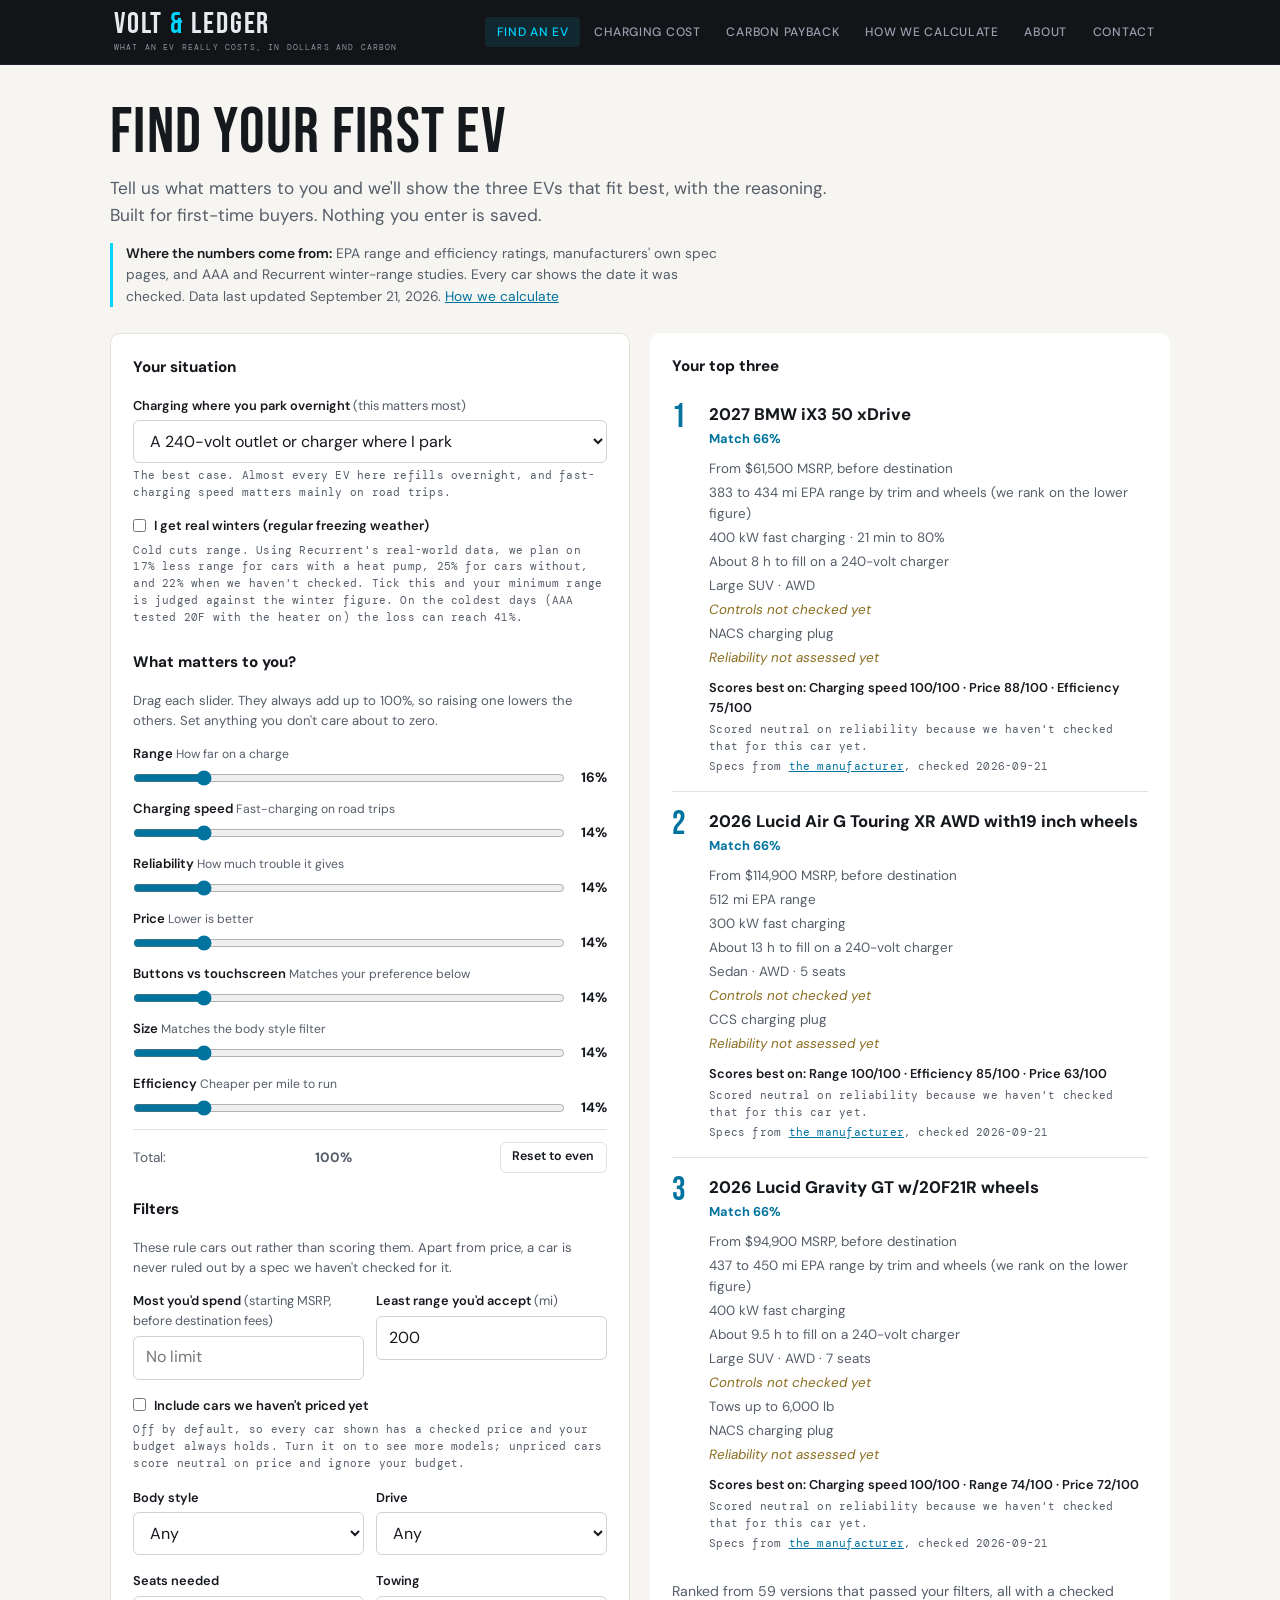
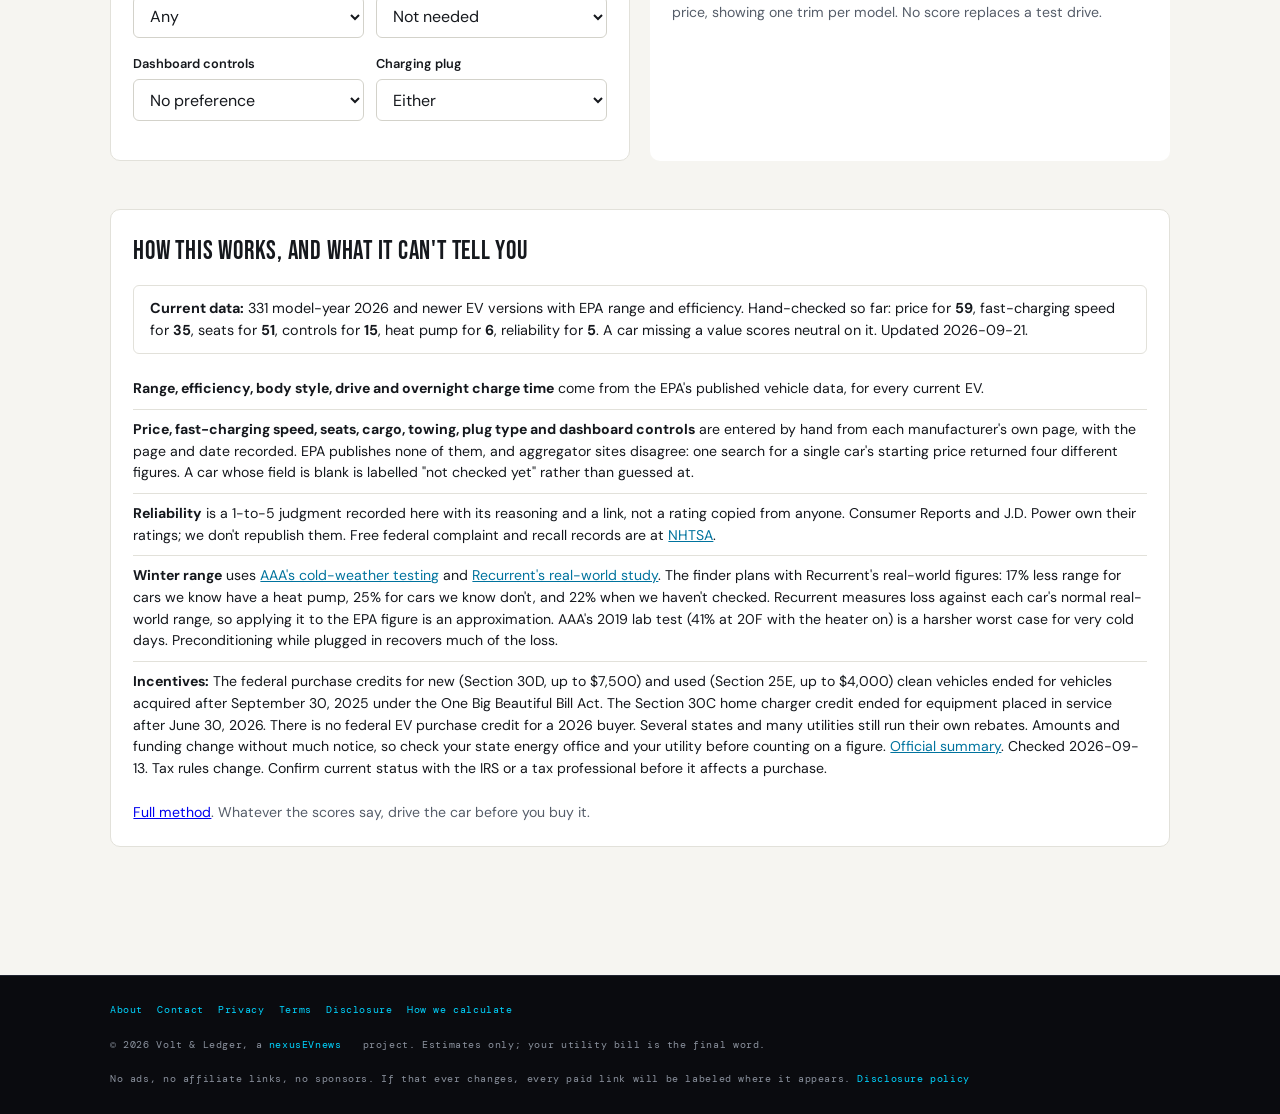
<file: index.html>
<!DOCTYPE html>
<html lang="en">
<head>
<meta charset="utf-8"/>
<meta name="viewport" content="width=device-width, initial-scale=1.0"/>
<title>Find Your First EV | Volt & Ledger</title>
<meta name="description" content="A beginner-friendly EV finder. Set how much you care about range, charging speed, reliability, price, buttons and size, and see three matches with the reasoning shown."/>
<meta property="og:title" content="Find Your First EV | Volt & Ledger"/>
<meta property="og:description" content="A beginner-friendly EV finder. Set how much you care about range, charging speed, reliability, price, buttons and size, and see three matches with the reasoning shown."/>
<link rel="icon" href="assets/favicon.svg" type="image/svg+xml"/>
<link rel="preconnect" href="https://fonts.googleapis.com"/>
<link href="https://fonts.googleapis.com/css2?family=Bebas+Neue&family=DM+Sans:wght@300;400;500;600&family=DM+Mono:wght@400;500&display=swap" rel="stylesheet"/>
<link rel="stylesheet" href="assets/site.css?v=2"/>
</head>
<body>
<a class="skip" href="#main">Skip to content</a>
<header class="site">
  <div class="site-inner">
    <div class="brand-wrap">
      <a class="brand" href="index.html">Volt <span>&amp;</span> Ledger</a>
      <span class="tag">What an EV really costs, in dollars and carbon</span>
    </div>
    <nav class="site-nav" aria-label="Main">
      <a href="index.html" aria-current="page">Find an EV</a>
      <a href="charging.html">Charging cost</a>
      <a href="carbon.html">Carbon payback</a>
      <a href="how-we-calculate.html">How we calculate</a>
      <a href="about.html">About</a>
      <a href="contact.html">Contact</a>
    </nav>
  </div>
</header>

<main id="main">
  <h1>Find your first EV</h1>
  <p class="sub">Tell us what matters to you and we'll show the three EVs that fit best, with the reasoning. Built for first-time buyers. Nothing you enter is saved.</p>
  <p class="data-line"><strong>Where the numbers come from:</strong> EPA range and efficiency ratings, manufacturers' own spec pages, and AAA and Recurrent winter-range studies. Every car shows the date it was checked. Data last updated <span id="dataDate">monthly</span>. <a href="how-we-calculate.html">How we calculate</a></p>

  <div class="notice" id="loadError" role="alert">
    <strong>The data files didn't load.</strong> Run <code>python3 -m http.server --bind 127.0.0.1</code> in the site folder and visit <code>http://127.0.0.1:8000/</code>, or view it on the live site.
  </div>


  <div class="calc-grid">
    <div class="panel">
      <h2>Your situation</h2>
      <div class="field">
        <label for="homeCharge">Charging where you park overnight <span class="hint">(this matters most)</span></label>
        <select id="homeCharge"></select>
        <div class="source-line" id="homeNote"></div>
      </div>
      <div class="field">
        <label class="check"><input type="checkbox" id="cold"> I get real winters (regular freezing weather)</label>
        <div class="source-line" id="coldNote"></div>
      </div>

      <h2 style="margin-top:1.6rem">What matters to you?</h2>
      <p class="weights-intro">Drag each slider. They always add up to 100%, so raising one lowers the others. Set anything you don't care about to zero.</p>
      <div id="weights"></div>
      <div class="weights-total">Total: <strong><span id="weightTotal">100</span>%</strong> <button type="button" class="btn-reset" id="resetWeights">Reset to even</button></div>

      <h2 style="margin-top:1.6rem">Filters</h2>
      <p class="weights-intro">These rule cars out rather than scoring them. Apart from price, a car is never ruled out by a spec we haven't checked for it.</p>
      <div class="field-row">
        <div class="field">
          <label for="budget">Most you'd spend <span class="hint">(starting MSRP, before destination fees)</span></label>
          <input id="budget" type="number" step="1000" min="0" max="200000" placeholder="No limit" inputmode="numeric">
        </div>
        <div class="field">
          <label for="minRange">Least range you'd accept <span class="hint">(mi)</span></label>
          <input id="minRange" type="number" step="10" min="0" max="600" value="200" inputmode="numeric">
        </div>
      </div>
      <div class="field">
        <label class="check"><input type="checkbox" id="showUnpriced"> Include cars we haven't priced yet</label>
        <div class="source-line">Off by default, so every car shown has a checked price and your budget always holds. Turn it on to see more models; unpriced cars score neutral on price and ignore your budget.</div>
      </div>
      <div class="field-row">
        <div class="field">
          <label for="bodyPick">Body style</label>
          <select id="bodyPick"><option value="">Any</option></select>
        </div>
        <div class="field">
          <label for="drivePick">Drive</label>
          <select id="drivePick"><option value="">Any</option><option value="FWD">FWD</option><option value="RWD">RWD</option><option value="AWD">AWD</option></select>
        </div>
      </div>
      <div class="field-row">
        <div class="field">
          <label for="seatsPick">Seats needed</label>
          <select id="seatsPick"><option value="">Any</option><option value="5">5 or more</option><option value="6">6 or more</option><option value="7">7 or more</option></select>
        </div>
        <div class="field">
          <label for="towPick">Towing</label>
          <select id="towPick"><option value="">Not needed</option><option value="1">Must be able to tow</option><option value="3500">3,500 lb or more</option><option value="5000">5,000 lb or more</option></select>
        </div>
      </div>
      <div class="field-row">
        <div class="field">
          <label for="controlPref">Dashboard controls</label>
          <select id="controlPref">
            <option value="none">No preference</option>
            <option value="buttons">I want real buttons and knobs</option>
            <option value="touchscreen">A touchscreen is fine</option>
          </select>
        </div>
        <div class="field">
          <label for="portPick">Charging plug</label>
          <select id="portPick"><option value="">Either</option><option value="NACS">NACS (Tesla-style)</option><option value="CCS">CCS</option></select>
        </div>
      </div>
    </div>

    <div class="result result-light" aria-live="polite">
      <h2>Your top three</h2>
      <div id="matches"><p class="muted">Loading…</p></div>
    </div>
  </div>

  <section class="sources">
    <h2>How this works, and what it can't tell you</h2>
    <div id="dataStatus" class="data-status">Loading…</div>
    <ul class="src-list">
      <li><strong>Range, efficiency, body style, drive and overnight charge time</strong> come from the EPA's published vehicle data, for every current EV.</li>
      <li><strong>Price, fast-charging speed, seats, cargo, towing, plug type and dashboard controls</strong> are entered by hand from each manufacturer's own page, with the page and date recorded. EPA publishes none of them, and aggregator sites disagree: one search for a single car's starting price returned four different figures. A car whose field is blank is labelled "not checked yet" rather than guessed at.</li>
      <li><strong>Reliability</strong> is a 1-to-5 judgment recorded here with its reasoning and a link, not a rating copied from anyone. Consumer Reports and J.D. Power own their ratings; we don't republish them. Free federal complaint and recall records are at <a href="https://www.nhtsa.gov/recalls" rel="noopener">NHTSA</a>.</li>
      <li><strong>Winter range</strong> uses <a id="aaaLink" href="https://newsroom.aaa.com/2019/02/cold-weather-reduces-electric-vehicle-range/" rel="noopener">AAA's cold-weather testing</a> and <a id="recLink" href="https://www.recurrentauto.com/research/winter-ev-range-loss" rel="noopener">Recurrent's real-world study</a>. <span id="winterSrc"></span></li>
      <li><strong>Incentives:</strong> <span id="incentiveText">loading…</span></li>
    </ul>
    <p class="muted" style="margin-top:0.8rem"><a href="how-we-calculate.html#finder">Full method</a>. Whatever the scores say, drive the car before you buy it.</p>
  </section>
</main>

<footer class="site">
  <div class="foot-inner">
    <div><a href="about.html">About</a><a href="contact.html">Contact</a><a href="privacy.html">Privacy</a><a href="terms.html">Terms</a><a href="affiliate-disclosure.html">Disclosure</a><a href="how-we-calculate.html">How we calculate</a></div>
    <div>&copy; 2026 Volt &amp; Ledger, a <a href="https://nexusevnews.com/" rel="noopener">nexusEVnews</a> project. Estimates only; your utility bill is the final word.</div>
    <div class="foot-note">No ads, no affiliate links, no sponsors. If that ever changes, every paid link will be labeled where it appears. <a href="affiliate-disclosure.html">Disclosure policy</a></div>
  </div>
</footer>
<script>
(function () {
  var D = {}, M = [];
  var el = function (id) { return document.getElementById(id); };
  var CRIT = [
    { id: 'range', label: 'Range', hint: 'How far on a charge' },
    { id: 'charging', label: 'Charging speed', hint: 'Fast-charging on road trips' },
    { id: 'reliability', label: 'Reliability', hint: 'How much trouble it gives' },
    { id: 'price', label: 'Price', hint: 'Lower is better' },
    { id: 'controls', label: 'Buttons vs touchscreen', hint: 'Matches your preference below' },
    { id: 'size', label: 'Size', hint: 'Matches the body style filter' },
    { id: 'efficiency', label: 'Efficiency', hint: 'Cheaper per mile to run' }
  ];
  var W = {};
  function evenWeights() {
    CRIT.forEach(function (c) { W[c.id] = Math.round(100 / CRIT.length); });
    W[CRIT[0].id] += 100 - CRIT.reduce(function (a, c) { return a + W[c.id]; }, 0);
  }
  evenWeights();

  Promise.all([
    fetch('data/models.json', { cache: 'no-cache' }).then(function (r) { if (!r.ok) throw new Error('models'); return r.json(); }),
    fetch('data/guidance.json', { cache: 'no-cache' }).then(function (r) { if (!r.ok) throw new Error('guidance'); return r.json(); })
  ]).then(function (res) {
    D.models = res[0]; D.g = res[1]; M = res[0].models;
    buildWeights(); buildBodyMenu(); buildHomeMenu(); fillSources(); status(); rank();
  }).catch(function (e) { console.error(e); el('loadError').classList.add('show'); });

  function buildWeights() {
    el('weights').innerHTML = CRIT.map(function (c) {
      return '<div class="weight-row"><label for="w-' + c.id + '">' + c.label +
        ' <span class="hint">' + c.hint + '</span></label>' +
        '<div class="weight-ctl"><input type="range" id="w-' + c.id + '" min="0" max="100" step="5" value="' + W[c.id] + '">' +
        '<output id="o-' + c.id + '">' + W[c.id] + '%</output></div></div>';
    }).join('');
    CRIT.forEach(function (c) {
      el('w-' + c.id).addEventListener('input', function () { rebalance(c.id, +this.value); });
    });
  }

  // Keep the sliders summing to 100 by spreading the difference across the others.
  function rebalance(changed, value) {
    var others = CRIT.map(function (c) { return c.id; }).filter(function (id) { return id !== changed; });
    var otherTotal = others.reduce(function (a, id) { return a + W[id]; }, 0);
    var room = 100 - value;
    W[changed] = value;
    if (otherTotal === 0) {
      others.forEach(function (id, i) { W[id] = i === 0 ? room : 0; });
    } else {
      var left = room;
      others.forEach(function (id, i) {
        W[id] = Math.max(0, i === others.length - 1 ? left : Math.round(W[id] / otherTotal * room));
        left -= W[id];
      });
      if (left !== 0) W[others[others.length - 1]] = Math.max(0, W[others[others.length - 1]] + left);
    }
    syncWeights(); rank();
  }
  function syncWeights() {
    CRIT.forEach(function (c) { el('w-' + c.id).value = W[c.id]; el('o-' + c.id).textContent = W[c.id] + '%'; });
    el('weightTotal').textContent = CRIT.reduce(function (a, c) { return a + W[c.id]; }, 0);
  }

  function buildBodyMenu() {
    var bodies = [];
    M.forEach(function (m) { (m.body || []).forEach(function (b) { if (bodies.indexOf(b) === -1) bodies.push(b); }); });
    bodies.sort().forEach(function (b) {
      var o = document.createElement('option'); o.value = b; o.textContent = b; el('bodyPick').appendChild(o);
    });
  }
  function buildHomeMenu() {
    D.g.home_charging.levels.forEach(function (l) {
      var o = document.createElement('option'); o.value = l.id; o.textContent = l.label; el('homeCharge').appendChild(o);
    });
    onHome();
  }
  function currentHome() {
    var id = el('homeCharge').value;
    return D.g.home_charging.levels.find(function (l) { return l.id === id; });
  }
  function onHome() {
    var l = currentHome();
    el('homeNote').textContent = l ? l.note : '';
    // With no home charging, fast-charging speed decides daily life, so weight it up.
    if (l && l.id === 'none' && W.charging < 30) { rebalance('charging', 30); return; }
    rank();
  }

  function fillSources() {
    var w = D.g.winter, inc = D.g.incentives;
    el('winterSrc').textContent = w.note;
    el('aaaLink').href = w.aaa_url; el('recLink').href = w.recurrent_url;
    el('incentiveText').innerHTML = inc.federal_note + ' ' + inc.state_note + ' <a href="' + inc.source_url + '" rel="noopener">Official summary</a>. Checked ' + inc.checked + '. ' + inc.caution;
    el('coldNote').textContent = 'Cold cuts range. Using Recurrent\'s real-world data, we plan on ' + w.recurrent_loss_pct_heat_pump +
      '% less range for cars with a heat pump, ' + w.recurrent_loss_pct_no_heat_pump + '% for cars without, and ' + w.recurrent_loss_pct_freezing +
      '% when we haven\'t checked. Tick this and your minimum range is judged against the winter figure. On the coldest days (AAA tested 20F with the heater on) the loss can reach ' +
      w.aaa_loss_pct_20f_with_heat + '%.';
  }

  function status() {
    var n = M.length, c = function (k) { return M.filter(function (m) { return has(m[k]); }).length; };
    el('dataStatus').innerHTML = '<strong>Current data:</strong> ' + n + ' model-year ' + D.models.model_years +
      ' EV versions with EPA range and efficiency. Hand-checked so far: price for <strong>' + c('starting_price_usd') + '</strong>, fast-charging speed for <strong>' +
      M.filter(function (m) { return has(m.dc_peak_kw) || has(m.dc_10_80_minutes); }).length + '</strong>, seats for <strong>' + c('seats') +
      '</strong>, controls for <strong>' + c('controls') + '</strong>, heat pump for <strong>' + c('heat_pump') + '</strong>, reliability for <strong>' + c('reliability_score') +
      '</strong>. A car missing a value scores neutral on it. Updated ' + D.models.updated + '.';
  }


  function norm(v, lo, hi) { return hi === lo ? 0.5 : Math.max(0, Math.min(1, (v - lo) / (hi - lo))); }
  function has(v) { return v !== null && v !== undefined; }
  // Range we rank on: the lowest EPA figure across this version's trims and wheels, because the
  // starting price usually buys the base trim and we don't record which trim each range belongs to.
  function baseRange(m) { return m.range_min_mi || m.range_max_mi || 0; }
  function winterLoss(m) {
    var w = D.g.winter;
    return m.heat_pump === true ? w.recurrent_loss_pct_heat_pump : m.heat_pump === false ? w.recurrent_loss_pct_no_heat_pump : w.recurrent_loss_pct_freezing;
  }
  function winterRange(m) { return Math.round(baseRange(m) * (1 - winterLoss(m) / 100)); }

  function rank() {
    var budget = parseFloat(el('budget').value);
    var minRange = parseFloat(el('minRange').value) || 0;
    var cold = el('cold').checked;
    var body = el('bodyPick').value, drive = el('drivePick').value, cpref = el('controlPref').value;
    var seats = parseFloat(el('seatsPick').value) || 0, tow = parseFloat(el('towPick').value) || 0, port = el('portPick').value;
    var showUnpriced = el('showUnpriced').checked;

    // Filters skip a car only when we actually know the value being filtered on.
    var pool = M.filter(function (m) {
      if (!showUnpriced && !has(m.starting_price_usd)) return false;
      if ((cold ? winterRange(m) : baseRange(m)) < minRange) return false;
      if (body && m.body.indexOf(body) === -1) return false;
      if (drive && m.drive.indexOf(drive) === -1) return false;
      if (budget > 0 && has(m.starting_price_usd) && m.starting_price_usd > budget) return false;
      if (seats && has(m.seats) && m.seats < seats) return false;
      if (tow && has(m.tow_rating_lbs) && m.tow_rating_lbs < tow) return false;
      if (port && has(m.port) && m.port !== port) return false;
      return true;
    });
    if (!pool.length) {
      el('matches').innerHTML = '<p class="muted">No cars match those filters. Try raising your budget, lowering the range you need, or setting body style to Any.' +
        (showUnpriced ? '' : ' You can also tick "Include cars we haven\'t priced yet" to search every model we have EPA data for.') + '</p>';
      return;
    }

    var span = function (key) {
      var vals = pool.map(function (m) { return m[key]; }).filter(has);
      return vals.length ? [Math.min.apply(null, vals), Math.max.apply(null, vals)] : null;
    };
    var rv = pool.map(baseRange);
    var sR = [Math.min.apply(null, rv), Math.max.apply(null, rv)], sK = span('dc_peak_kw'), sP = span('starting_price_usd'), sE = span('kwh_per_100mi_best');
    var sM = span('dc_10_80_minutes');

    var scored = pool.map(function (m) {
      var s = {}, unknown = [];
      s.range = norm(baseRange(m), sR[0], sR[1]);
      s.efficiency = sE && has(m.kwh_per_100mi_best) ? 1 - norm(m.kwh_per_100mi_best, sE[0], sE[1]) : 0.5;
      s.size = body ? (m.body.indexOf(body) !== -1 ? 1 : 0) : 0.5;
      if (has(m.dc_peak_kw) && sK) {
        s.charging = norm(m.dc_peak_kw, sK[0], sK[1]);
      } else if (has(m.dc_10_80_minutes) && sM) {
        s.charging = 1 - norm(m.dc_10_80_minutes, sM[0], sM[1]);   // fewer minutes is better
      } else { s.charging = 0.5; unknown.push('charging speed'); }
      if (has(m.starting_price_usd) && sP) { s.price = 1 - norm(m.starting_price_usd, sP[0], sP[1]); } else { s.price = 0.5; unknown.push('price'); }
      if (has(m.reliability_score)) { s.reliability = norm(m.reliability_score, 1, 5); } else { s.reliability = 0.5; unknown.push('reliability'); }
      if (has(m.controls)) {
        s.controls = cpref === 'none' ? 0.5
          : cpref === 'buttons' ? (m.controls === 'buttons' ? 1 : m.controls === 'mixed' ? 0.5 : 0)
          : (m.controls === 'touchscreen' ? 1 : m.controls === 'mixed' ? 0.75 : 0.5);
      } else { s.controls = 0.5; if (cpref !== 'none') unknown.push('controls'); }
      var total = CRIT.reduce(function (a, c) { return a + (W[c.id] / 100) * s[c.id]; }, 0);
      return { m: m, s: s, total: total, unknown: unknown };
    }).sort(function (a, b) { return b.total - a.total; });

    // One entry per car: don't fill the top three with trims of the same model.
    var seen = {}, top = [];
    scored.forEach(function (x) {
      var t = x.m.model.replace(/\b(RWD|AWD|FWD|4WD|2WD|Long Range|Standard Range|Extended Range|Dual Motor|Tri Motor|Quad Motor|Single Motor|Max Pack|Large Pack|quattro)\b/gi, '').trim().split(/\s+/);
      var base = t[0];
      if (t[1] && (t[1].length <= 2 || /^[0-9]/.test(t[1]))) base += ' ' + t[1];
      var key = (x.m.make + ' ' + base).toLowerCase();
      if (seen[key] || top.length === 3) return;
      seen[key] = true; top.push(x);
    });

    el('matches').innerHTML = top.map(function (x, i) {
      var m = x.m, li = [];
      li.push(has(m.starting_price_usd) ? 'From $' + m.starting_price_usd.toLocaleString('en-US') + ' MSRP, before destination' : '<span class="unchecked">Price not checked yet</span>');
      var lo = baseRange(m), hi = m.range_max_mi || lo;
      li.push(lo ? (hi > lo ? lo + ' to ' + hi + ' mi EPA range by trim and wheels (we rank on the lower figure)'
                            : lo + ' mi EPA range') +
                   (cold ? ' · about ' + winterRange(m) + ' mi near freezing' + (m.heat_pump === true ? ' (has a heat pump)' : m.heat_pump === false ? ' (no heat pump)' : '') : '')
                 : 'Range not listed');
      li.push(has(m.dc_peak_kw)
        ? m.dc_peak_kw + ' kW fast charging' + (has(m.dc_10_80_minutes) ? ' · ' + m.dc_10_80_minutes + ' min to 80%' : '')
        : has(m.dc_10_80_minutes) ? m.dc_10_80_minutes + ' min to charge 10-80%'
        : '<span class="unchecked">Fast-charging speed not checked yet</span>');
      if (m.ac_charge_hours_240v) li.push('About ' + m.ac_charge_hours_240v + ' h to fill on a 240-volt charger');
      li.push(m.body.join(', ') + ' · ' + m.drive.join('/') + (has(m.seats) ? ' · ' + m.seats + ' seats' : ''));
      li.push(has(m.controls) ? 'Controls: ' + m.controls + (m.controls_note ? ' (' + m.controls_note + ')' : '') +
        (m.controls_source ? ' \u2014 per ' + m.controls_source : '') : '<span class="unchecked">Controls not checked yet</span>');
      if (has(m.tow_rating_lbs)) li.push(m.tow_rating_lbs > 0 ? 'Tows up to ' + m.tow_rating_lbs.toLocaleString('en-US') + ' lb' : 'Not rated for towing');
      if (has(m.port)) li.push(m.port + ' charging plug');
      li.push(has(m.reliability_score)
        ? 'Reliability ' + m.reliability_score + '/5' + (m.reliability_source ? ' — ' + m.reliability_source : '')
        : '<span class="unchecked">Reliability not assessed yet</span>');

      var why = CRIT.filter(function (c) { return W[c.id] >= 10; })
        .sort(function (a, b) { return (W[b.id] * x.s[b.id]) - (W[a.id] * x.s[a.id]); })
        .slice(0, 3).map(function (c) { return c.label + ' ' + Math.round(x.s[c.id] * 100) + '/100'; }).join(' · ');

      return '<article class="match"><div class="match-rank">' + (i + 1) + '</div><div class="match-body">' +
        '<h3>' + m.year + ' ' + m.make + ' ' + m.model + '</h3>' +
        '<div class="match-score">Match ' + Math.round(x.total * 100) + '%</div>' +
        '<ul class="match-specs"><li>' + li.join('</li><li>') + '</li></ul>' +
        '<p class="match-why">Scores best on: ' + (why || 'nothing weighted above 10%') + '</p>' +
        (x.unknown.length ? '<p class="match-src">Scored neutral on ' + x.unknown.join(', ') + ' because we haven\'t checked that for this car yet.</p>' : '') +
        (m.source_url ? '<p class="match-src">Specs from <a href="' + m.source_url + '" rel="noopener">the manufacturer</a>, checked ' + (m.checked || 'undated') + '</p>' : '') +
        '</div></article>';
    }).join('') +
      '<p class="muted match-foot">Ranked from ' + pool.length + ' versions that passed your filters' + (showUnpriced ? '' : ', all with a checked price') + ', showing one trim per model. ' +
      (currentHome() && currentHome().id === 'none' ? 'Because you have no home charging, fast-charging speed is weighted up and it is worth mapping the chargers near you before choosing a car. ' : '') +
      'No score replaces a test drive.</p>';
  }

  el('homeCharge').addEventListener('change', onHome);
  el('cold').addEventListener('change', rank);
  el('showUnpriced').addEventListener('change', rank);
  ['budget', 'minRange'].forEach(function (id) { el(id).addEventListener('input', rank); });
  ['bodyPick', 'drivePick', 'controlPref', 'seatsPick', 'towPick', 'portPick'].forEach(function (id) { el(id).addEventListener('change', rank); });
  el('resetWeights').addEventListener('click', function () { evenWeights(); syncWeights(); rank(); });
})();
</script>

<script>
(function(){var el=document.getElementById("dataDate");if(!el)return;
function fmt(d){var m=["January","February","March","April","May","June","July","August","September","October","November","December"];var p=d.split("-");return p.length===3?m[+p[1]-1]+" "+(+p[2])+", "+p[0]:m[+p[1]-1]+" "+p[0];}fetch("data/models.json").then(function(r){return r.json();}).then(function(d){if(d.updated)el.textContent=fmt(d.updated);}).catch(function(){});
})();
</script>
</body>
</html>
</file>
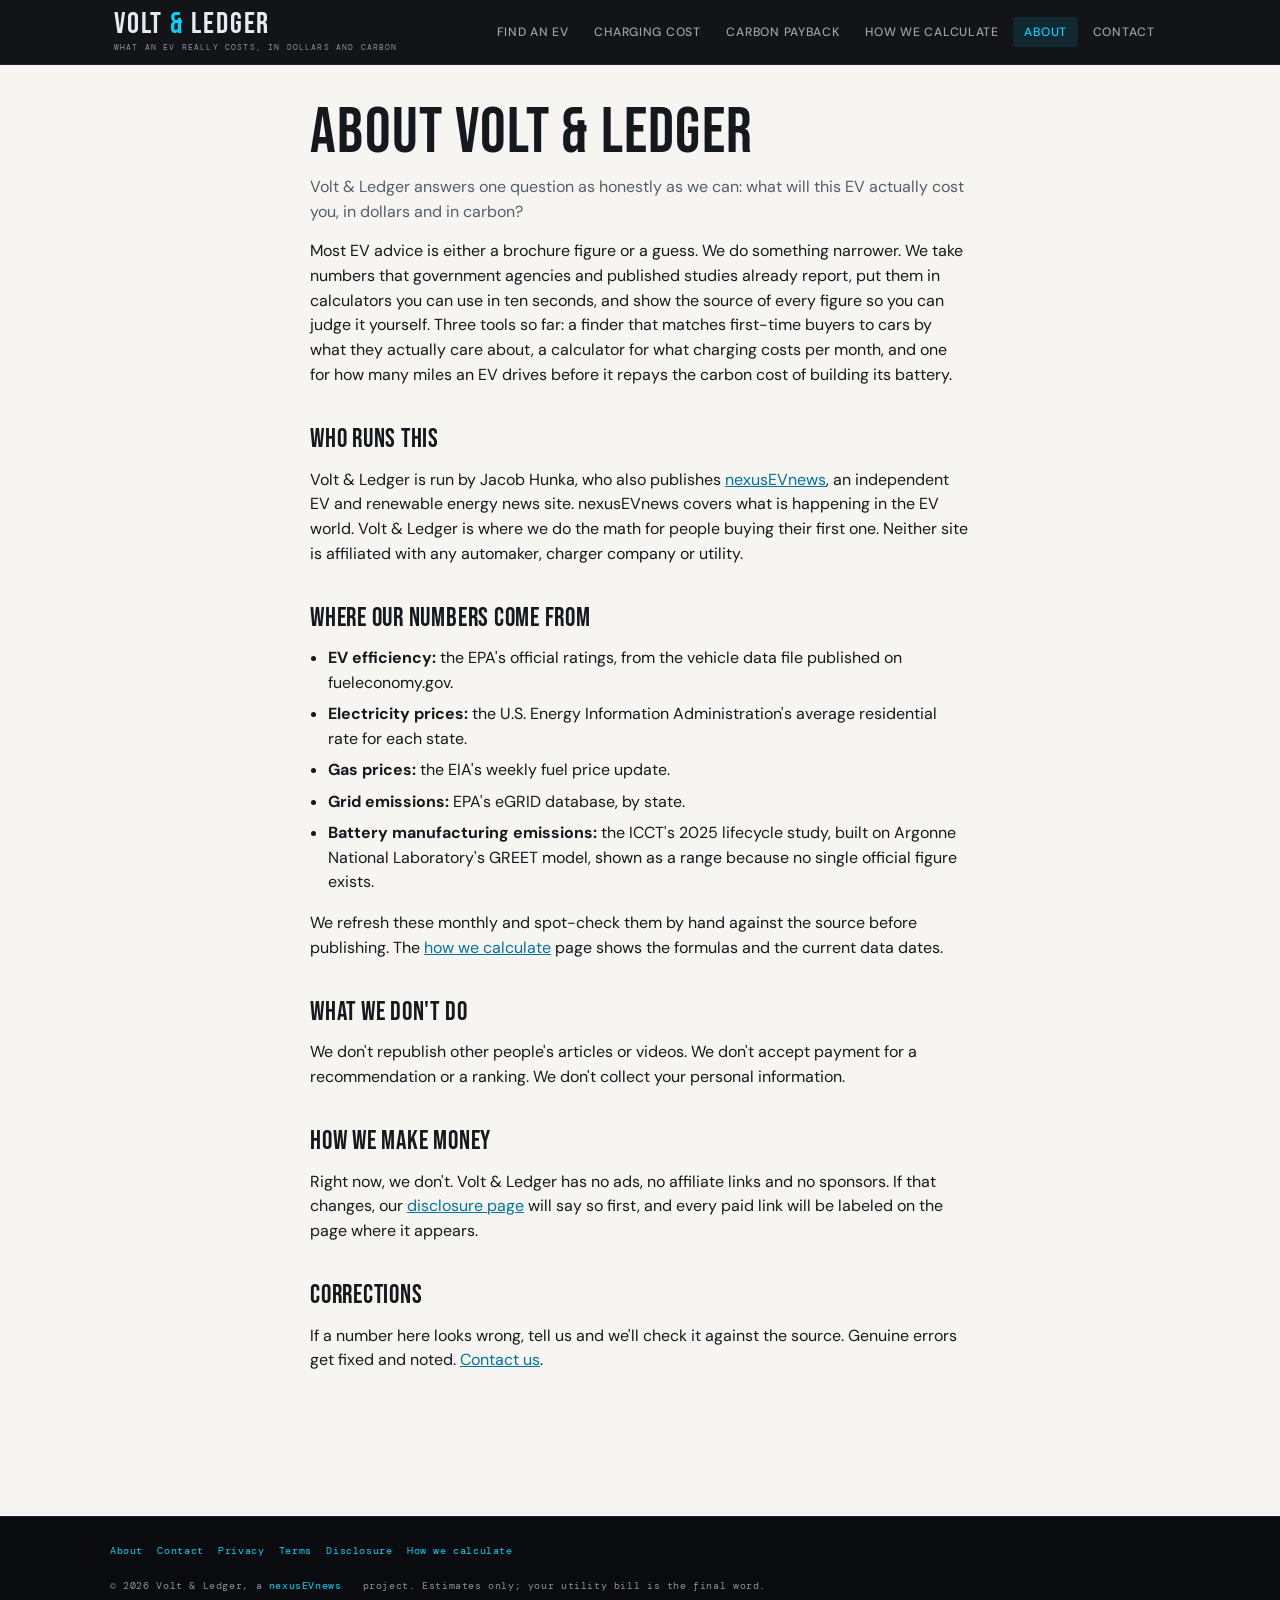
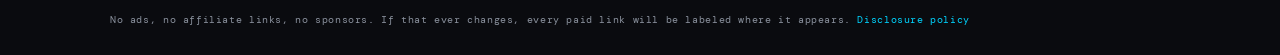
<file: about.html>
<!DOCTYPE html>
<html lang="en">
<head>
<meta charset="utf-8"/>
<meta name="viewport" content="width=device-width, initial-scale=1.0"/>
<title>About Volt &amp; Ledger</title>
<meta name="description" content="Who runs Volt &amp; Ledger, where our numbers come from, and why there are no ads or affiliate links."/>
<meta property="og:title" content="About Volt &amp; Ledger"/>
<meta property="og:description" content="Who runs Volt &amp; Ledger, where our numbers come from, and why there are no ads or affiliate links."/>
<link rel="icon" href="assets/favicon.svg" type="image/svg+xml"/>
<link rel="preconnect" href="https://fonts.googleapis.com"/>
<link href="https://fonts.googleapis.com/css2?family=Bebas+Neue&family=DM+Sans:wght@300;400;500;600&family=DM+Mono:wght@400;500&display=swap" rel="stylesheet"/>
<link rel="stylesheet" href="assets/site.css?v=2"/>
</head>
<body>
<a class="skip" href="#main">Skip to content</a>
<header class="site">
  <div class="site-inner">
    <div class="brand-wrap">
      <a class="brand" href="index.html">Volt <span>&amp;</span> Ledger</a>
      <span class="tag">What an EV really costs, in dollars and carbon</span>
    </div>
    <nav class="site-nav" aria-label="Main">
      <a href="index.html">Find an EV</a>
      <a href="charging.html">Charging cost</a>
      <a href="carbon.html">Carbon payback</a>
      <a href="how-we-calculate.html">How we calculate</a>
      <a href="about.html" aria-current="page">About</a>
      <a href="contact.html">Contact</a>
    </nav>
  </div>
</header>
<main id="main" class="article">
<h1>About Volt &amp; Ledger</h1>

<p class="lede">Volt &amp; Ledger answers one question as honestly as we can: what will this EV actually cost you, in dollars and in carbon?</p>

<p>Most EV advice is either a brochure figure or a guess. We do something narrower. We take numbers that government agencies and published studies already report, put them in calculators you can use in ten seconds, and show the source of every figure so you can judge it yourself. Three tools so far: a finder that matches first-time buyers to cars by what they actually care about, a calculator for what charging costs per month, and one for how many miles an EV drives before it repays the carbon cost of building its battery.</p>

<h2>Who runs this</h2>
<p>Volt &amp; Ledger is run by Jacob Hunka, who also publishes <a href="https://nexusevnews.com/" rel="noopener">nexusEVnews</a>, an independent EV and renewable energy news site. nexusEVnews covers what is happening in the EV world. Volt &amp; Ledger is where we do the math for people buying their first one. Neither site is affiliated with any automaker, charger company or utility.</p>

<h2>Where our numbers come from</h2>
<ul>
  <li><strong>EV efficiency:</strong> the EPA's official ratings, from the vehicle data file published on fueleconomy.gov.</li>
  <li><strong>Electricity prices:</strong> the U.S. Energy Information Administration's average residential rate for each state.</li>
  <li><strong>Gas prices:</strong> the EIA's weekly fuel price update.</li>
  <li><strong>Grid emissions:</strong> EPA's eGRID database, by state.</li>
  <li><strong>Battery manufacturing emissions:</strong> the ICCT's 2025 lifecycle study, built on Argonne National Laboratory's GREET model, shown as a range because no single official figure exists.</li>
</ul>
<p>We refresh these monthly and spot-check them by hand against the source before publishing. The <a href="how-we-calculate.html">how we calculate</a> page shows the formulas and the current data dates.</p>

<h2>What we don't do</h2>
<p>We don't republish other people's articles or videos. We don't accept payment for a recommendation or a ranking. We don't collect your personal information.</p>

<h2>How we make money</h2>
<p>Right now, we don't. Volt &amp; Ledger has no ads, no affiliate links and no sponsors. If that changes, our <a href="affiliate-disclosure.html">disclosure page</a> will say so first, and every paid link will be labeled on the page where it appears.</p>

<h2>Corrections</h2>
<p>If a number here looks wrong, tell us and we'll check it against the source. Genuine errors get fixed and noted. <a href="contact.html">Contact us</a>.</p>
</main>
<footer class="site">
  <div class="foot-inner">
    <div><a href="about.html">About</a><a href="contact.html">Contact</a><a href="privacy.html">Privacy</a><a href="terms.html">Terms</a><a href="affiliate-disclosure.html">Disclosure</a><a href="how-we-calculate.html">How we calculate</a></div>
    <div>&copy; 2026 Volt &amp; Ledger, a <a href="https://nexusevnews.com/" rel="noopener">nexusEVnews</a> project. Estimates only; your utility bill is the final word.</div>
    <div class="foot-note">No ads, no affiliate links, no sponsors. If that ever changes, every paid link will be labeled where it appears. <a href="affiliate-disclosure.html">Disclosure policy</a></div>
  </div>
</footer>

</body>
</html>
</file>
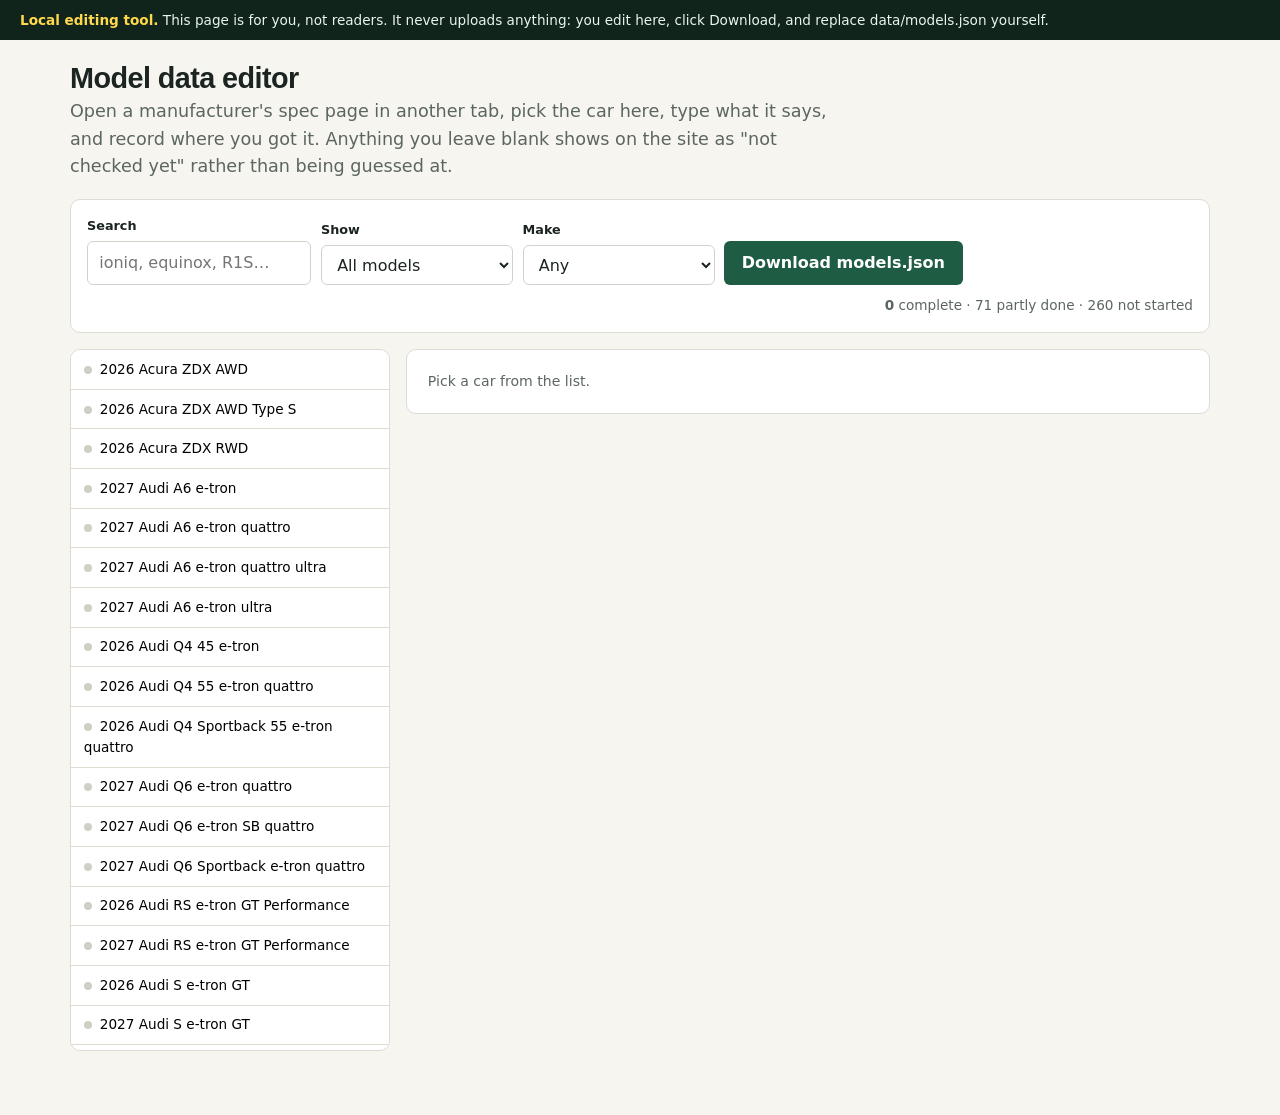
<file: admin.html>
<!DOCTYPE html>
<html lang="en">
<head>
<meta charset="utf-8"/>
<meta name="viewport" content="width=device-width, initial-scale=1.0"/>
<meta name="robots" content="noindex, nofollow"/>
<title>Data editor (local only) | Volt &amp; Ledger</title>
<link rel="stylesheet" href="assets/site.css?v=2"/>
<style>:root{color-scheme:light;--paper:#F6F5F0;--card:#FFFFFF;--ink:#1B2420;--soft:#5C6660;--line:#DDDCD3;--green:#1E5C43;--green-dark:#143F2E;--spark:#FFD84D;--result-bg:#10241B;--result-ink:#E9F5EE;--result-soft:#A9C9B8;--warn-bg:#FFF4D6;--warn-line:#E8C766;}body{font-family:system-ui,sans-serif;background:var(--paper);color:var(--ink);}</style>
<style>
  body { background: #F6F5F0; }
  .wrap { max-width: 1180px; margin: 0 auto; padding: 1.5rem 1.25rem 4rem; }
  .adminbar { background: #10241B; color: #E9F5EE; padding: 0.6rem 1.25rem; font-size: 0.85rem; }
  .adminbar strong { color: #FFD84D; }
  h1 { font-weight: 900; letter-spacing: -0.02em; font-size: 1.8rem; margin-bottom: 0.3rem; }
  .lede { color: var(--soft); margin-bottom: 1.2rem; max-width: 70ch; }
  .toolbar { display: flex; gap: 0.6rem; flex-wrap: wrap; align-items: flex-end; background: #fff; border: 1px solid var(--line); border-radius: 10px; padding: 1rem; margin-bottom: 1rem; }
  .toolbar .field { margin: 0; }
  .toolbar input, .toolbar select { min-width: 12rem; }
  .counts { font-size: 0.85rem; color: var(--soft); margin-left: auto; text-align: right; }
  .btn-primary { background: var(--green); color: #fff; border: none; border-radius: 6px; padding: 0.6rem 1.1rem; font: inherit; font-weight: 700; cursor: pointer; }
  .btn-primary:hover { background: var(--green-dark); }
  .btn-primary[disabled] { opacity: 0.45; cursor: default; }
  .layout { display: grid; grid-template-columns: 320px 1fr; gap: 1rem; align-items: start; }
  @media (max-width: 900px) { .layout { grid-template-columns: 1fr; } }
  .list { background: #fff; border: 1px solid var(--line); border-radius: 10px; max-height: 78vh; overflow-y: auto; }
  .list button { display: block; width: 100%; text-align: left; background: none; border: none; border-bottom: 1px solid var(--line); padding: 0.55rem 0.8rem; font: inherit; font-size: 0.85rem; cursor: pointer; }
  .list button:hover { background: #F6F5F0; }
  .list button[aria-current="true"] { background: #E8F0EB; font-weight: 700; }
  .dot { display: inline-block; width: 8px; height: 8px; border-radius: 50%; margin-right: 0.5rem; vertical-align: middle; }
  .dot.done { background: var(--green); }
  .dot.part { background: #E8B33A; }
  .dot.empty { background: #CFCFC6; }
  .editor { background: #fff; border: 1px solid var(--line); border-radius: 10px; padding: 1.3rem; }
  .editor h2 { font-size: 1.2rem; font-weight: 800; }
  .epa { font-size: 0.8rem; color: var(--soft); margin: 0.3rem 0 1rem; }
  .grid2 { display: grid; grid-template-columns: 1fr 1fr; gap: 0.9rem; }
  @media (max-width: 700px) { .grid2 { grid-template-columns: 1fr; } }
  .editor label { display: block; font-size: 0.78rem; font-weight: 600; margin-bottom: 0.2rem; }
  .editor input, .editor select, .editor textarea { width: 100%; font: inherit; font-size: 0.9rem; padding: 0.45rem 0.6rem; border: 1px solid var(--line); border-radius: 6px; background: #FDFDFB; }
  .editor textarea { min-height: 3.4rem; resize: vertical; }
  .editor .f { margin-bottom: 0.8rem; }
  .hint2 { font-size: 0.72rem; color: var(--soft); font-weight: 400; }
  fieldset { border: 1px solid var(--line); border-radius: 8px; padding: 0.9rem; margin-bottom: 1rem; }
  legend { font-size: 0.8rem; font-weight: 800; padding: 0 0.4rem; }
  .nhtsa { background: #FBFAF6; border-radius: 6px; padding: 0.7rem 0.9rem; font-size: 0.84rem; margin-bottom: 0.8rem; }
  .nhtsa a { color: var(--green); }
  .warn { background: var(--warn-bg); border: 1px solid var(--warn-line); border-radius: 8px; padding: 0.8rem 1rem; font-size: 0.86rem; margin-bottom: 1rem; }
  .saved { color: var(--green); font-weight: 700; font-size: 0.85rem; }
</style>
</head>
<body>
<div class="adminbar"><strong>Local editing tool.</strong> This page is for you, not readers. It never uploads anything: you edit here, click Download, and replace data/models.json yourself.</div>

<div class="wrap">
  <h1>Model data editor</h1>
  <p class="lede">Open a manufacturer's spec page in another tab, pick the car here, type what it says, and record where you got it. Anything you leave blank shows on the site as "not checked yet" rather than being guessed at.</p>

  <div class="warn" id="loadWarn" style="display:none"></div>

  <div class="toolbar">
    <div class="field"><label for="q">Search</label><input id="q" type="search" placeholder="ioniq, equinox, R1S…"></div>
    <div class="field"><label for="filter">Show</label>
      <select id="filter">
        <option value="all">All models</option>
        <option value="empty">Not started</option>
        <option value="part">Partly done</option>
        <option value="done">Complete</option>
      </select>
    </div>
    <div class="field"><label for="makeFilter">Make</label><select id="makeFilter"><option value="">Any</option></select></div>
    <button class="btn-primary" id="download" disabled>Download models.json</button>
    <div class="counts" id="counts"></div>
  </div>

  <div class="layout">
    <div class="list" id="list"></div>
    <div class="editor" id="editor"><p class="muted">Pick a car from the list.</p></div>
  </div>
</div>

<script>
(function () {
  var payload = null, models = [], currentId = null, dirty = false;
  var el = function (id) { return document.getElementById(id); };
  var REQUIRED = ['starting_price_usd', 'dc_peak_kw', 'controls', 'seats', 'reliability_score'];

  fetch('data/models.json', { cache: 'no-cache' })
    .then(function (r) { if (!r.ok) throw new Error(r.status); return r.json(); })
    .then(function (d) {
      payload = d; models = d.models;
      buildMakes(); renderList(); updateCounts();
      el('download').disabled = false;
    })
    .catch(function (e) {
      el('loadWarn').style.display = 'block';
      el('loadWarn').innerHTML = "<strong>Couldn't load data/models.json.</strong> Open this page through a local server, not by double-clicking: run <code>python3 -m http.server --bind 127.0.0.1</code> in the site folder, then visit <code>http://127.0.0.1:8000/admin.html</code>.";
    });

  function status(m) {
    var filled = REQUIRED.filter(function (f) { return m[f] !== null && m[f] !== undefined; }).length;
    return filled === REQUIRED.length ? 'done' : filled > 0 ? 'part' : 'empty';
  }
  function updateCounts() {
    var d = models.filter(function (m) { return status(m) === 'done'; }).length;
    var p = models.filter(function (m) { return status(m) === 'part'; }).length;
    el('counts').innerHTML = '<strong>' + d + '</strong> complete · ' + p + ' partly done · ' + (models.length - d - p) + ' not started' +
      (dirty ? '<br><span class="saved">Unsaved changes — click Download</span>' : '');
  }
  function buildMakes() {
    var makes = [];
    models.forEach(function (m) { if (makes.indexOf(m.make) === -1) makes.push(m.make); });
    makes.sort().forEach(function (mk) {
      var o = document.createElement('option'); o.value = mk; o.textContent = mk; el('makeFilter').appendChild(o);
    });
  }
  function renderList() {
    var q = el('q').value.toLowerCase(), f = el('filter').value, mk = el('makeFilter').value;
    var rows = models.filter(function (m) {
      if (mk && m.make !== mk) return false;
      if (f !== 'all' && status(m) !== f) return false;
      return !q || (m.make + ' ' + m.model + ' ' + m.year).toLowerCase().indexOf(q) !== -1;
    });
    el('list').innerHTML = rows.length
      ? rows.map(function (m) {
          return '<button data-id="' + m.id + '"' + (m.id === currentId ? ' aria-current="true"' : '') + '>' +
            '<span class="dot ' + status(m) + '"></span>' + m.year + ' ' + m.make + ' ' + m.model + '</button>';
        }).join('')
      : '<p class="muted" style="padding:0.8rem">Nothing matches.</p>';
  }

  // One delegated handler, so rebuilding the list never leaves dead buttons behind.
  el('list').addEventListener('click', function (e) {
    var btn = e.target.closest('button[data-id]');
    if (!btn) return;
    currentId = btn.dataset.id;
    renderList(); renderEditor();
  });

  function field(label, key, type, hint, opts) {
    var m = models.find(function (x) { return x.id === currentId; });
    var v = m[key] === null || m[key] === undefined ? '' : m[key];
    var input;
    if (type === 'select') {
      input = '<select data-key="' + key + '"><option value="">Not set</option>' +
        opts.map(function (o) { return '<option value="' + o + '"' + (String(v) === String(o) ? ' selected' : '') + '>' + o + '</option>'; }).join('') + '</select>';
    } else if (type === 'textarea') {
      input = '<textarea data-key="' + key + '">' + String(v).replace(/</g, '&lt;') + '</textarea>';
    } else {
      input = '<input data-key="' + key + '" type="' + type + '" value="' + String(v).replace(/"/g, '&quot;') + '">';
    }
    return '<div class="f"><label>' + label + (hint ? ' <span class="hint2">' + hint + '</span>' : '') + '</label>' + input + '</div>';
  }

  function renderEditor() {
    var m = models.find(function (x) { return x.id === currentId; });
    if (!m) return;
    var nh = m.nhtsa_checked
      ? '<div class="nhtsa"><strong>NHTSA, checked ' + m.nhtsa_checked + ':</strong> ' + m.nhtsa_recalls + ' recalls, ' + m.nhtsa_complaints + ' complaints' +
        (m.nhtsa_recall_url ? ' · <a href="' + m.nhtsa_recall_url + '" target="_blank" rel="noopener">recalls</a>' : '') +
        (m.nhtsa_complaint_url ? ' · <a href="' + m.nhtsa_complaint_url + '" target="_blank" rel="noopener">complaints</a>' : '') +
        '<br><span class="hint2">Counts are not a rating. Popular cars collect more complaints. Use these plus your own reading to set the score below.</span></div>'
      : '<div class="nhtsa"><strong>No NHTSA data yet.</strong> Run <code>python3 tools/fetch_nhtsa.py</code> to fill recall and complaint counts.' +
        (m.nhtsa_lookup_failed ? ' <br>The last lookup found nothing under the guessed name. Set the NHTSA model name below and run it again.' : '') + '</div>';

    el('editor').innerHTML =
      '<h2>' + m.year + ' ' + m.make + ' ' + m.model + '</h2>' +
      '<p class="epa">From EPA: ' + (m.range_max_mi ? m.range_max_mi + ' mi range · ' : '') +
        (m.kwh_per_100mi_best ? Math.round(m.kwh_per_100mi_best) + ' kWh/100 mi · ' : '') +
        m.body.join(', ') + ' · ' + m.drive.join('/') + ' · ' + m.trims + ' EPA trim(s)</p>' +
      nh +
      '<fieldset><legend>From the manufacturer&rsquo;s spec page</legend>' +
        '<div class="grid2">' +
          field('Starting price (USD)', 'starting_price_usd', 'number', 'base MSRP, excluding destination') +
          field('Seats', 'seats', 'number') +
          field('DC fast charging peak (kW)', 'dc_peak_kw', 'number', 'leave blank if not published') +
          field('DC 10-80% (minutes)', 'dc_10_80_minutes', 'number', 'used when kW is unknown') +
          field('Cargo behind rear seats (cu ft)', 'cargo_cu_ft', 'number') +
          field('Tow rating (lb)', 'tow_rating_lbs', 'number', '0 if it cannot tow') +
          field('Charging plug', 'port', 'select', '', ['NACS', 'CCS']) +
          field('Heat pump', 'heat_pump', 'select', 'matters in cold climates', ['true', 'false']) +
        '</div>' +
        field('Spec page URL', 'source_url', 'url', 'the manufacturer page, not an aggregator') +
        field('Date checked', 'checked', 'date') +
      '</fieldset>' +
      '<fieldset><legend>Dashboard controls</legend>' +
        '<div class="grid2">' +
          field('Rating', 'controls', 'select', '', ['buttons', 'mixed', 'touchscreen']) +
          '<div class="f"><label>Rubric <span class="hint2">keep it consistent</span></label>' +
          '<div class="hint2" style="padding-top:0.3rem"><strong>buttons</strong>: physical temperature, fan and volume.<br><strong>mixed</strong>: some physical, rest on screen.<br><strong>touchscreen</strong>: climate entirely on screen.</div></div>' +
        '</div>' +
        field('What you saw', 'controls_note', 'textarea', 'e.g. "physical climate knobs and volume knob; nav on screen"') +
        '<div class="grid2">' +
          field('Source, if not you personally', 'controls_source', 'text', 'e.g. a review you read or watched') +
          field('Link for readers', 'controls_url', 'url', 'optional') +
        '</div>' +
      '</fieldset>' +
      '<fieldset><legend>Reliability (your judgment, not a copied rating)</legend>' +
        '<div class="nhtsa"><strong>House rubric.</strong> Start from recall count, because a recall is a ' +
        'confirmed defect rather than an owner report: <strong>0 recalls = 5 · 1 = 4 · 2-3 = 3 · 4-5 = 2 · 6+ = 1</strong>. ' +
        'Then move it one step up or down if complaints are clearly low or high for a car selling in that kind of volume, ' +
        'and say why in the box below. Use the newest model year that has been on sale at least six months — ' +
        'a brand-new year with no history is not a 5.' +
        '<br><span class="hint2">Write the model year you scored, both counts, and any adjustment into ' +
        '"What it is based on" so a reader can re-check it.</span></div>' +
        '<div class="grid2">' +
          field('Score 1-5', 'reliability_score', 'select', '5 = excellent', [1, 2, 3, 4, 5]) +
          field('NHTSA model name', 'nhtsa_model', 'text', 'only if the automatic lookup failed') +
        '</div>' +
        field('What it is based on', 'reliability_source', 'textarea', 'e.g. "2 recalls, 14 complaints, plus Consumer Reports Feb 2026 predicted reliability"') +
        field('Link for readers', 'reliability_url', 'url', 'NHTSA page or your own write-up') +
      '</fieldset>';

    [].forEach.call(el('editor').querySelectorAll('[data-key]'), function (inp) {
      inp.addEventListener('change', function () {
        var key = inp.dataset.key, raw = inp.value.trim();
        var val;
        if (raw === '') val = null;
        else if (inp.type === 'number') val = Number(raw);
        else if (raw === 'true' || raw === 'false') val = raw === 'true';
        else if (key === 'reliability_score') val = Number(raw);
        else val = raw;
        m[key] = val;
        dirty = true;
        renderList(); updateCounts();
      });
    });
  }

  el('download').addEventListener('click', function () {
    payload.models = models;
    payload.updated = new Date().toISOString().slice(0, 10);
    var blob = new Blob([JSON.stringify(payload, null, 2)], { type: 'application/json' });
    var a = document.createElement('a');
    a.href = URL.createObjectURL(blob); a.download = 'models.json';
    document.body.appendChild(a); a.click(); document.body.removeChild(a);
    dirty = false; updateCounts();
  });
  // Search reacts to typing only. Binding 'change' as well would rebuild the list
  // when the box loses focus, which removes the button mid-click and swallows it.
  el('q').addEventListener('input', renderList);
  el('filter').addEventListener('change', renderList);
  el('makeFilter').addEventListener('change', renderList);
  window.addEventListener('beforeunload', function (e) { if (dirty) { e.preventDefault(); e.returnValue = ''; } });
})();
</script>
</body>
</html>
</file>
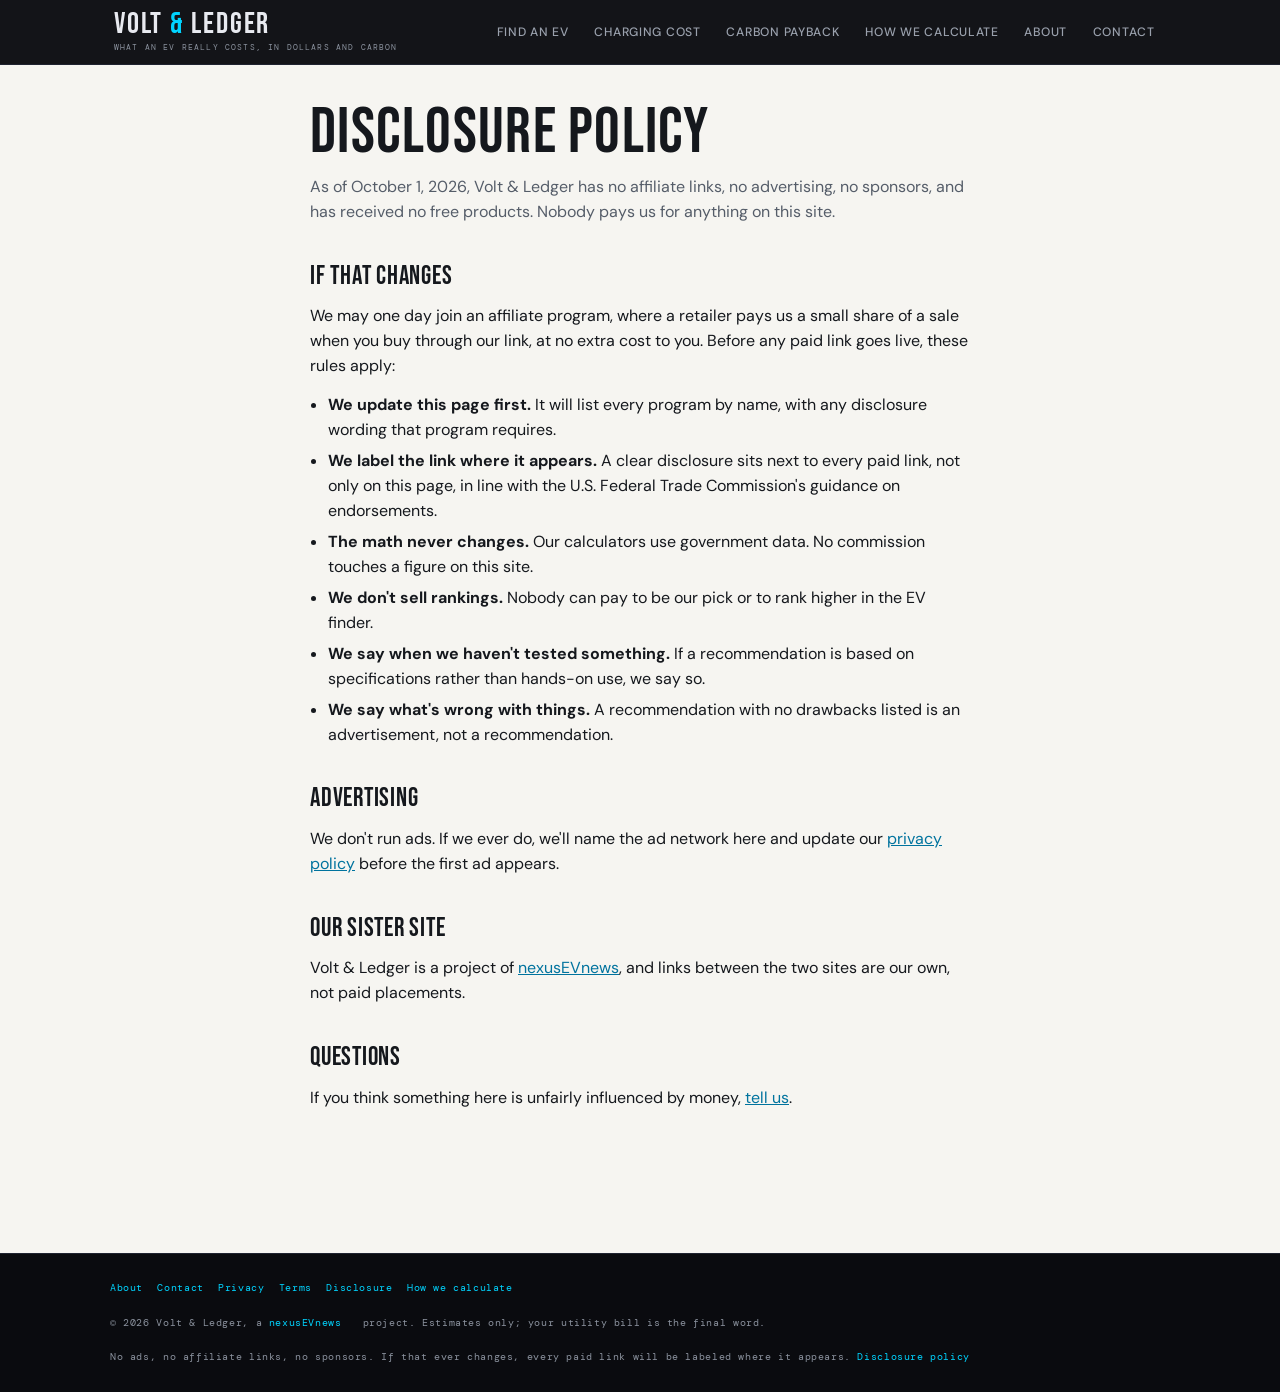
<file: affiliate-disclosure.html>
<!DOCTYPE html>
<html lang="en">
<head>
<meta charset="utf-8"/>
<meta name="viewport" content="width=device-width, initial-scale=1.0"/>
<title>Disclosure policy | Volt &amp; Ledger</title>
<meta name="description" content="Volt &amp; Ledger has no ads, affiliate links or sponsors. Here is what will happen if that ever changes."/>
<meta property="og:title" content="Disclosure policy | Volt &amp; Ledger"/>
<meta property="og:description" content="Volt &amp; Ledger has no ads, affiliate links or sponsors. Here is what will happen if that ever changes."/>
<link rel="icon" href="assets/favicon.svg" type="image/svg+xml"/>
<link rel="preconnect" href="https://fonts.googleapis.com"/>
<link href="https://fonts.googleapis.com/css2?family=Bebas+Neue&family=DM+Sans:wght@300;400;500;600&family=DM+Mono:wght@400;500&display=swap" rel="stylesheet"/>
<link rel="stylesheet" href="assets/site.css?v=2"/>
</head>
<body>
<a class="skip" href="#main">Skip to content</a>
<header class="site">
  <div class="site-inner">
    <div class="brand-wrap">
      <a class="brand" href="index.html">Volt <span>&amp;</span> Ledger</a>
      <span class="tag">What an EV really costs, in dollars and carbon</span>
    </div>
    <nav class="site-nav" aria-label="Main">
      <a href="index.html">Find an EV</a>
      <a href="charging.html">Charging cost</a>
      <a href="carbon.html">Carbon payback</a>
      <a href="how-we-calculate.html">How we calculate</a>
      <a href="about.html">About</a>
      <a href="contact.html">Contact</a>
    </nav>
  </div>
</header>
<main id="main" class="article">
<h1>Disclosure policy</h1>

<p class="lede">As of October 1, 2026, Volt &amp; Ledger has no affiliate links, no advertising, no sponsors, and has received no free products. Nobody pays us for anything on this site.</p>

<h2>If that changes</h2>
<p>We may one day join an affiliate program, where a retailer pays us a small share of a sale when you buy through our link, at no extra cost to you. Before any paid link goes live, these rules apply:</p>
<ul>
  <li><strong>We update this page first.</strong> It will list every program by name, with any disclosure wording that program requires.</li>
  <li><strong>We label the link where it appears.</strong> A clear disclosure sits next to every paid link, not only on this page, in line with the U.S. Federal Trade Commission's guidance on endorsements.</li>
  <li><strong>The math never changes.</strong> Our calculators use government data. No commission touches a figure on this site.</li>
  <li><strong>We don't sell rankings.</strong> Nobody can pay to be our pick or to rank higher in the EV finder.</li>
  <li><strong>We say when we haven't tested something.</strong> If a recommendation is based on specifications rather than hands-on use, we say so.</li>
  <li><strong>We say what's wrong with things.</strong> A recommendation with no drawbacks listed is an advertisement, not a recommendation.</li>
</ul>

<h2>Advertising</h2>
<p>We don't run ads. If we ever do, we'll name the ad network here and update our <a href="privacy.html">privacy policy</a> before the first ad appears.</p>

<h2>Our sister site</h2>
<p>Volt &amp; Ledger is a project of <a href="https://nexusevnews.com/" rel="noopener">nexusEVnews</a>, and links between the two sites are our own, not paid placements.</p>

<h2>Questions</h2>
<p>If you think something here is unfairly influenced by money, <a href="contact.html">tell us</a>.</p>
</main>
<footer class="site">
  <div class="foot-inner">
    <div><a href="about.html">About</a><a href="contact.html">Contact</a><a href="privacy.html">Privacy</a><a href="terms.html">Terms</a><a href="affiliate-disclosure.html">Disclosure</a><a href="how-we-calculate.html">How we calculate</a></div>
    <div>&copy; 2026 Volt &amp; Ledger, a <a href="https://nexusevnews.com/" rel="noopener">nexusEVnews</a> project. Estimates only; your utility bill is the final word.</div>
    <div class="foot-note">No ads, no affiliate links, no sponsors. If that ever changes, every paid link will be labeled where it appears. <a href="affiliate-disclosure.html">Disclosure policy</a></div>
  </div>
</footer>

</body>
</html>
</file>
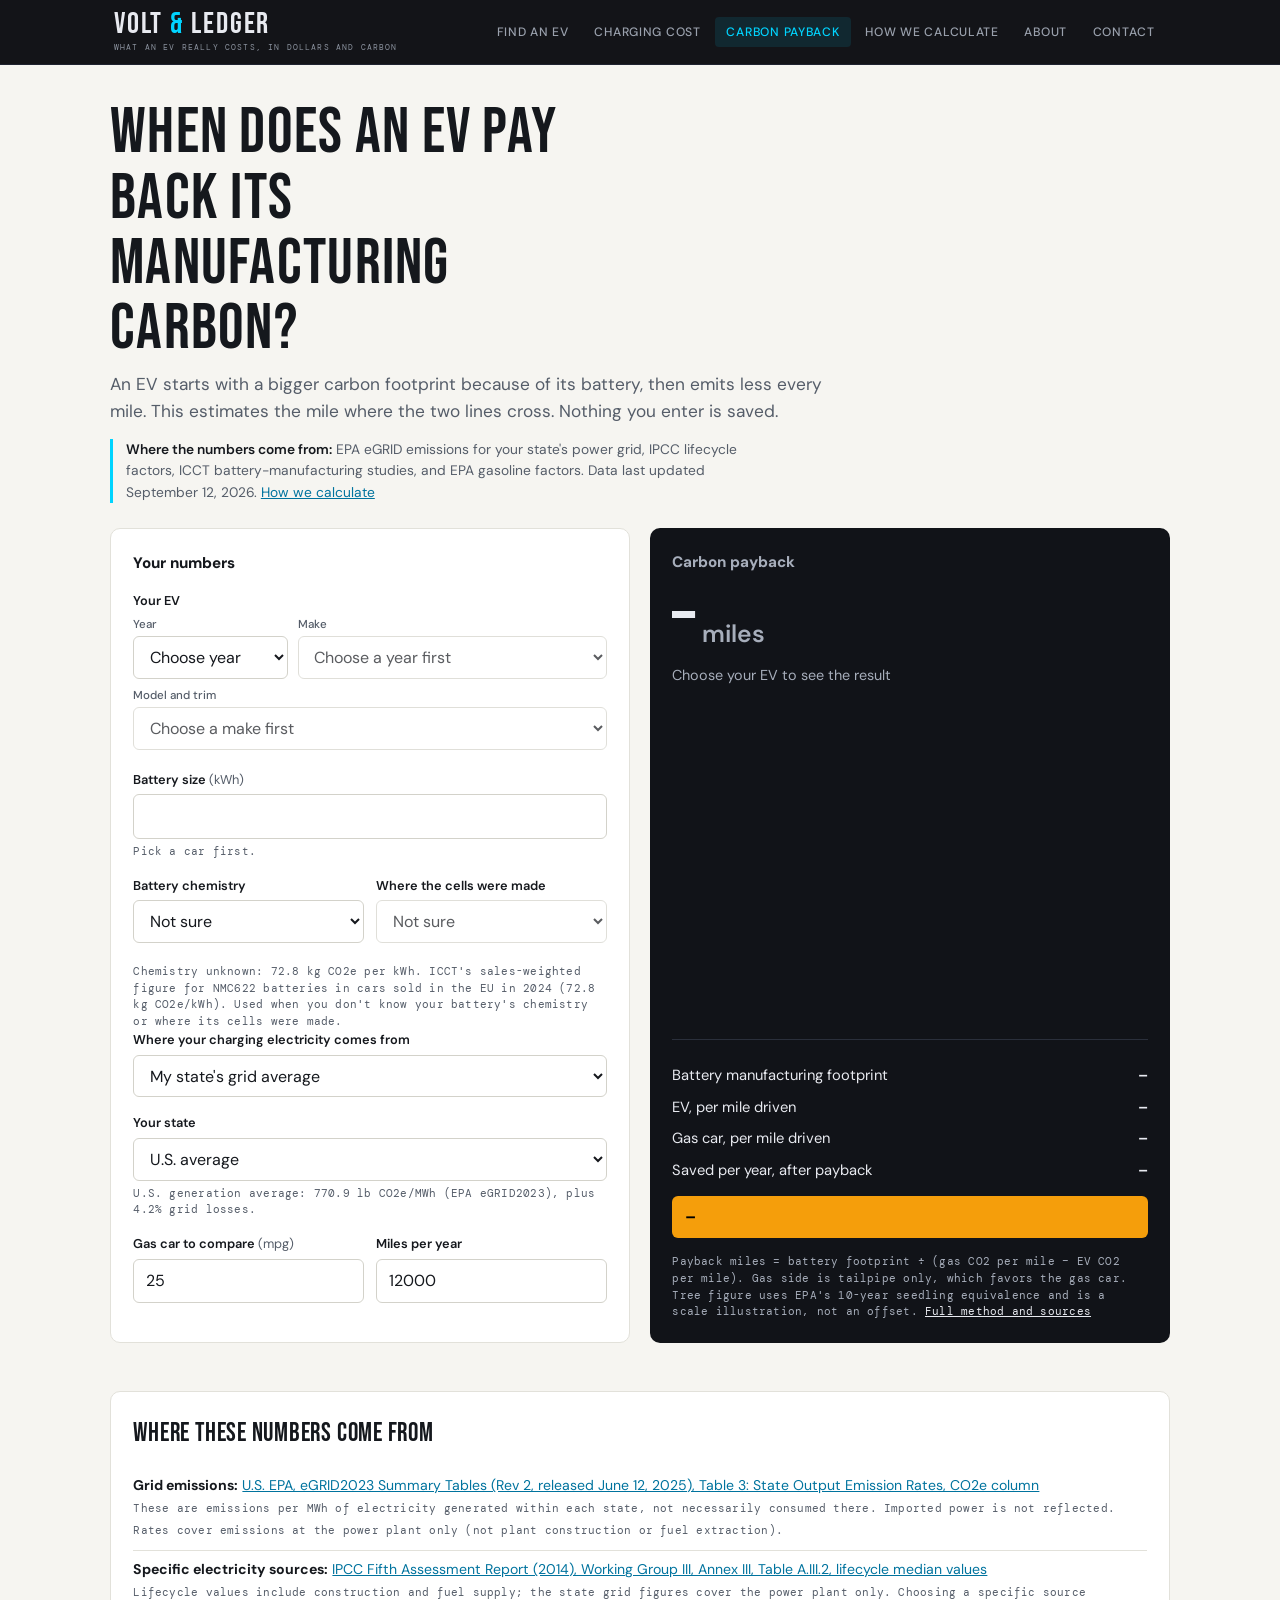
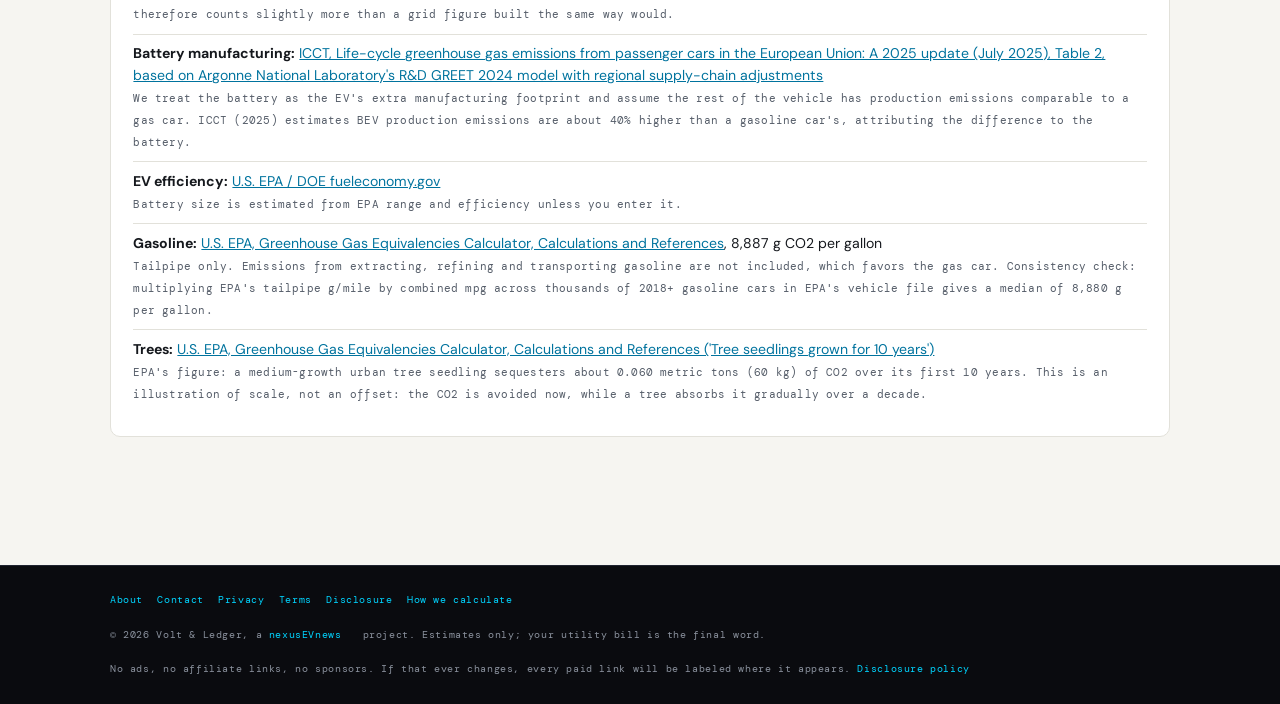
<file: carbon.html>
<!DOCTYPE html>
<html lang="en">
<head>
<meta charset="utf-8"/>
<meta name="viewport" content="width=device-width, initial-scale=1.0"/>
<title>EV Carbon Payback Calculator | Volt & Ledger</title>
<meta name="description" content="How many miles until an EV repays the carbon cost of its battery? Uses EPA eGRID grid data by state, IPCC lifecycle factors, and ICCT battery studies."/>
<meta property="og:title" content="EV Carbon Payback Calculator | Volt & Ledger"/>
<meta property="og:description" content="How many miles until an EV repays the carbon cost of its battery? Uses EPA eGRID grid data by state, IPCC lifecycle factors, and ICCT battery studies."/>
<link rel="icon" href="assets/favicon.svg" type="image/svg+xml"/>
<link rel="preconnect" href="https://fonts.googleapis.com"/>
<link href="https://fonts.googleapis.com/css2?family=Bebas+Neue&family=DM+Sans:wght@300;400;500;600&family=DM+Mono:wght@400;500&display=swap" rel="stylesheet"/>
<link rel="stylesheet" href="assets/site.css?v=2"/>
</head>
<body>
<a class="skip" href="#main">Skip to content</a>
<header class="site">
  <div class="site-inner">
    <div class="brand-wrap">
      <a class="brand" href="index.html">Volt <span>&amp;</span> Ledger</a>
      <span class="tag">What an EV really costs, in dollars and carbon</span>
    </div>
    <nav class="site-nav" aria-label="Main">
      <a href="index.html">Find an EV</a>
      <a href="charging.html">Charging cost</a>
      <a href="carbon.html" aria-current="page">Carbon payback</a>
      <a href="how-we-calculate.html">How we calculate</a>
      <a href="about.html">About</a>
      <a href="contact.html">Contact</a>
    </nav>
  </div>
</header>

<main id="main">
  <h1>When does an EV pay back its manufacturing carbon?</h1>
  <p class="sub">An EV starts with a bigger carbon footprint because of its battery, then emits less every mile. This estimates the mile where the two lines cross. Nothing you enter is saved.</p>
  <p class="data-line"><strong>Where the numbers come from:</strong> EPA eGRID emissions for your state's power grid, IPCC lifecycle factors, ICCT battery-manufacturing studies, and EPA gasoline factors. Data last updated <span id="dataDate">yearly</span>. <a href="how-we-calculate.html">How we calculate</a></p>

  <div class="notice" id="loadError" role="alert">
    <strong>The data files didn't load.</strong> If you opened this file by double-clicking it, that's expected. Run <code>python3 -m http.server --bind 127.0.0.1</code> in the site folder and visit <code>http://127.0.0.1:8000/carbon.html</code>, or view it on the live site.
  </div>

  <div class="calc-grid">
    <div class="panel">
      <h2>Your numbers</h2>
      <fieldset class="field ev-pick">
        <legend>Your EV</legend>
        <div class="ev-row">
          <div><label for="year" class="mini">Year</label><select id="year" disabled><option>Loading…</option></select></div>
          <div><label for="make" class="mini">Make</label><select id="make" disabled></select></div>
        </div>
        <label for="model" class="mini">Model and trim</label>
        <select id="model" disabled></select>
        <div class="source-line" id="vehicleLine"></div>
      </fieldset>

      <div class="field">
        <label for="battery">Battery size <span class="hint">(kWh)</span></label>
        <input id="battery" type="number" step="1" min="5" max="300" inputmode="numeric">
        <div class="source-line" id="batteryLine">Pick a car first.</div>
      </div>

      <div class="field-row">
        <div class="field">
          <label for="chem">Battery chemistry</label>
          <select id="chem">
            <option value="">Not sure</option>
            <option value="LFP">LFP (lithium iron phosphate)</option>
            <option value="NMC622">NMC 622</option>
            <option value="NMC811">NMC 811</option>
          </select>
        </div>
        <div class="field">
          <label for="origin">Where the cells were made</label>
          <select id="origin" disabled>
            <option value="">Not sure</option>
          </select>
        </div>
      </div>
      <div class="source-line" id="batteryFactorLine"></div>

      <div class="field">
        <label for="source">Where your charging electricity comes from</label>
        <select id="source">
          <option value="grid">My state's grid average</option>
        </select>
      </div>
      <div class="field" id="stateWrap">
        <label for="state">Your state</label>
        <select id="state" disabled><option>Loading…</option></select>
        <div class="source-line" id="gridLine"></div>
      </div>

      <div class="field-row">
        <div class="field">
          <label for="mpg">Gas car to compare <span class="hint">(mpg)</span></label>
          <input id="mpg" type="number" step="1" min="1" max="100" value="25" inputmode="numeric">
        </div>
        <div class="field">
          <label for="miles">Miles per year</label>
          <input id="miles" type="number" step="500" min="0" max="100000" value="12000" inputmode="numeric">
        </div>
      </div>
    </div>

    <div class="result" aria-live="polite">
      <h2>Carbon payback</h2>
      <div class="big num"><span id="payback">–</span><small> miles</small></div>
      <div class="per num" id="paybackYears">Choose your EV to see the result</div>
      <div class="compare">
        <div class="row"><span>Battery manufacturing footprint</span><b class="num" id="mfg">–</b></div>
        <div class="row"><span>EV, per mile driven</span><b class="num" id="evMile">–</b></div>
        <div class="row"><span>Gas car, per mile driven</span><b class="num" id="gasMile">–</b></div>
        <div class="row"><span>Saved per year, after payback</span><b class="num" id="yearly">–</b></div>
        <div class="save num" id="treeLine">–</div>
      </div>
      <p class="method">Payback miles = battery footprint &divide; (gas CO2 per mile &minus; EV CO2 per mile). Gas side is tailpipe only, which favors the gas car. Tree figure uses EPA's 10-year seedling equivalence and is a scale illustration, not an offset. <a href="how-we-calculate.html#carbon" style="color:var(--result-ink)">Full method and sources</a></p>
    </div>
  </div>

  <section class="sources">
    <h2>Where these numbers come from</h2>
    <ul class="src-list" id="sourceList"><li>Loading sources…</li></ul>
  </section>
</main>

<footer class="site">
  <div class="foot-inner">
    <div><a href="about.html">About</a><a href="contact.html">Contact</a><a href="privacy.html">Privacy</a><a href="terms.html">Terms</a><a href="affiliate-disclosure.html">Disclosure</a><a href="how-we-calculate.html">How we calculate</a></div>
    <div>&copy; 2026 Volt &amp; Ledger, a <a href="https://nexusevnews.com/" rel="noopener">nexusEVnews</a> project. Estimates only; your utility bill is the final word.</div>
    <div class="foot-note">No ads, no affiliate links, no sponsors. If that ever changes, every paid link will be labeled where it appears. <a href="affiliate-disclosure.html">Disclosure policy</a></div>
  </div>
</footer>
<script>
(function () {
  var D = {};
  var el = function (id) { return document.getElementById(id); };
  var fmt = function (n, dp) { return n.toLocaleString('en-US', { maximumFractionDigits: dp || 0 }); };
  var LB_TO_G = 453.59237;

  function load(name) {
    return fetch('data/' + name + '.json', { cache: 'no-cache' }).then(function (r) {
      if (!r.ok) throw new Error(name + '.json returned ' + r.status);
      return r.json();
    });
  }

  Promise.all([load('evs'), load('carbon')]).then(function (res) {
    D.evs = res[0]; D.c = res[1];
    buildYearMenu(); buildStateMenu(); buildSourceMenu(); buildOriginMenu(); buildSources();
    el('year').disabled = false; el('state').disabled = false;
    onSource(); onBatteryFactor();
  }).catch(function (err) {
    console.error(err);
    el('loadError').classList.add('show');
    el('year').innerHTML = '<option>Data unavailable</option>';
  });

  function uniq(arr) { return arr.filter(function (x, i) { return arr.indexOf(x) === i; }); }
  function fill(sel, prompt, items) {
    sel.innerHTML = '';
    var o = document.createElement('option'); o.value = ''; o.textContent = prompt; sel.appendChild(o);
    items.forEach(function (it) {
      var opt = document.createElement('option'); opt.value = it.value; opt.textContent = it.label; sel.appendChild(opt);
    });
  }
  function lock(sel, prompt) { fill(sel, prompt, []); sel.disabled = true; }

  function buildYearMenu() {
    var years = uniq(D.evs.vehicles.map(function (v) { return v.year; })).sort(function (a, b) { return b - a; });
    fill(el('year'), 'Choose year', years.map(function (y) { return { value: y, label: y }; }));
    lock(el('make'), 'Choose a year first'); lock(el('model'), 'Choose a make first');
  }
  function onYear() {
    var y = +el('year').value;
    if (!y) { lock(el('make'), 'Choose a year first'); lock(el('model'), 'Choose a make first'); onVehicle(); return; }
    var keep = el('make').value;
    var makes = uniq(D.evs.vehicles.filter(function (v) { return v.year === y; }).map(function (v) { return v.make; })).sort(function (a, b) { return a.localeCompare(b); });
    fill(el('make'), 'Choose make', makes.map(function (m) { return { value: m, label: m }; }));
    el('make').disabled = false;
    if (keep && makes.indexOf(keep) !== -1) el('make').value = keep;
    onMake();
  }
  function onMake() {
    var y = +el('year').value, mk = el('make').value;
    if (!mk) { lock(el('model'), 'Choose a make first'); onVehicle(); return; }
    var models = D.evs.vehicles.filter(function (v) { return v.year === y && v.make === mk; }).sort(function (a, b) { return a.model.localeCompare(b.model); });
    fill(el('model'), 'Choose model and trim', models.map(function (v) { return { value: v.id, label: v.model }; }));
    el('model').disabled = false;
    onVehicle();
  }
  function currentVehicle() {
    var id = el('model').value;
    return D.evs.vehicles.find(function (v) { return v.id === id; });
  }
  function onVehicle() {
    var v = currentVehicle();
    if (!v) { el('vehicleLine').textContent = ''; el('battery').value = ''; el('batteryLine').textContent = 'Pick a car first.'; calc(); return; }
    el('vehicleLine').textContent = 'EPA: ' + Math.round(v.kwh_per_100mi) + ' kWh/100 mi' + (v.range_mi ? ' · ' + v.range_mi + ' mi range' : '');
    if (v.range_mi) {
      var est = Math.round(v.range_mi * v.kwh_per_100mi / 100);
      el('battery').value = est;
      el('batteryLine').textContent = 'Estimated from EPA range x efficiency (' + v.range_mi + ' mi x ' + Math.round(v.kwh_per_100mi) + ' kWh/100 mi). Because EPA measures energy at the wall, this usually overstates the pack by roughly 10 to 15%, which makes the payback figure conservative. Enter your real battery size if you know it.';
    } else {
      el('battery').value = '';
      el('batteryLine').textContent = 'EPA lists no range for this car, so we can\'t estimate its battery. Enter the size from your spec sheet.';
    }
    calc();
  }

  function buildStateMenu() {
    var s = D.c.grid.states;
    fill(el('state'), 'U.S. average', Object.keys(s).map(function (k) { return { value: k, label: s[k].name }; }));
  }
  function buildSourceMenu() {
    var sel = el('source');
    D.c.sources.options.forEach(function (o) {
      var opt = document.createElement('option'); opt.value = o.id; opt.textContent = o.label + ' (' + o.g_per_kwh + ' g/kWh)'; sel.appendChild(opt);
    });
  }
  function buildOriginMenu() {
    var sel = el('origin');
    D.c.battery.regions.forEach(function (r) {
      var opt = document.createElement('option'); opt.value = r; opt.textContent = r; sel.appendChild(opt);
    });
  }
  function onSource() {
    var isGrid = el('source').value === 'grid';
    el('stateWrap').style.display = isGrid ? 'block' : 'none';
    if (isGrid) onState(); else calc();
  }
  function onState() {
    var code = el('state').value;
    var lb = code ? D.c.grid.states[code].lb_co2e_per_mwh : D.c.grid.us_average;
    el('gridLine').textContent = (code ? D.c.grid.states[code].name : 'U.S.') + ' generation average: ' + fmt(lb, 1) + ' lb CO2e/MWh (EPA eGRID2023), plus ' + D.c.grid.grid_gross_loss_pct + '% grid losses.';
    calc();
  }

  function onBatteryFactor() {
    var chem = el('chem').value;
    el('origin').disabled = !chem;
    if (!chem) el('origin').value = '';
    var f = batteryFactor();
    el('batteryFactorLine').textContent = f.label;
    calc();
  }
  function batteryFactor() {
    var chem = el('chem').value, origin = el('origin').value, b = D.c.battery;
    if (chem && origin) return { kg: b.kg_per_kwh[chem][origin], label: chem + ' cells made in ' + origin + ': ' + b.kg_per_kwh[chem][origin] + ' kg CO2e per kWh (ICCT 2025, Table 2).' };
    if (chem) {
      var vals = b.regions.map(function (r) { return b.kg_per_kwh[chem][r]; });
      var avg = vals.reduce(function (a, x) { return a + x; }, 0) / vals.length;
      return { kg: avg, label: chem + ', origin unknown: average of ICCT\'s five regions, ' + fmt(avg, 1) + ' kg CO2e per kWh (range ' + Math.min.apply(null, vals) + ' to ' + Math.max.apply(null, vals) + ').' };
    }
    return { kg: b.not_sure_default, label: 'Chemistry unknown: ' + b.not_sure_default + ' kg CO2e per kWh. ' + b.not_sure_note };
  }

  function evGramsPerKwh() {
    var src = el('source').value;
    var loss = D.c.grid.grid_gross_loss_pct / 100;
    if (src === 'grid') {
      var code = el('state').value;
      var lb = code ? D.c.grid.states[code].lb_co2e_per_mwh : D.c.grid.us_average;
      return lb * LB_TO_G / 1000 / (1 - loss);
    }
    var o = D.c.sources.options.find(function (x) { return x.id === src; });
    return src === 'solar' ? o.g_per_kwh : o.g_per_kwh / (1 - loss);
  }

  function calc() {
    var v = currentVehicle();
    var kwh = parseFloat(el('battery').value), mpg = parseFloat(el('mpg').value), miles = parseFloat(el('miles').value);
    if (!v || !(kwh > 0) || !(mpg > 0)) {
      ['payback', 'mfg', 'evMile', 'gasMile', 'yearly'].forEach(function (id) { el(id).textContent = '–'; });
      el('paybackYears').textContent = 'Choose your EV to see the result';
      el('treeLine').textContent = '–';
      return;
    }
    var mfgKg = kwh * batteryFactor().kg;
    var evG = v.kwh_per_100mi / 100 * evGramsPerKwh();
    var gasG = D.c.gasoline.g_co2_per_gallon / mpg;
    var diff = gasG - evG;
    el('mfg').textContent = fmt(mfgKg / 1000, 1) + ' t CO2e';
    el('evMile').textContent = fmt(evG) + ' g CO2e';
    el('gasMile').textContent = fmt(gasG) + ' g CO2';
    if (diff <= 0) {
      el('payback').textContent = 'Never';
      el('paybackYears').textContent = 'At these settings the EV emits as much per mile as the gas car, so the battery footprint is never repaid.';
      el('yearly').textContent = '–'; el('treeLine').textContent = 'No annual saving at these settings';
      return;
    }
    var pb = mfgKg * 1000 / diff;
    el('payback').textContent = fmt(pb);
    el('paybackYears').textContent = miles > 0 ? 'About ' + fmt(pb / miles, 1) + ' years at ' + fmt(miles) + ' miles a year' : 'Enter miles per year to see the time';
    var yearlyKg = diff * miles / 1000;
    el('yearly').textContent = fmt(yearlyKg / 1000, 2) + ' t CO2e';
    var trees = yearlyKg / D.c.trees.kg_co2_per_tree_10_years;
    el('treeLine').textContent = 'Each year after payback: what ' + fmt(trees) + ' tree seedlings absorb in 10 years';
  }

  function buildSources() {
    var c = D.c;
    el('sourceList').innerHTML =
      '<li><strong>Grid emissions:</strong> <a href="' + c.grid.source_url + '" rel="noopener">' + c.grid.source + '</a><br><span class="when">' + c.grid.note + '</span></li>' +
      '<li><strong>Specific electricity sources:</strong> <a href="' + c.sources.source_url + '" rel="noopener">' + c.sources.source + '</a><br><span class="when">' + c.sources.note + '</span></li>' +
      '<li><strong>Battery manufacturing:</strong> <a href="' + c.battery.source_url + '" rel="noopener">' + c.battery.source + '</a><br><span class="when">' + c.battery.assumption + '</span></li>' +
      '<li><strong>EV efficiency:</strong> <a href="' + D.evs.source_url + '" rel="noopener">' + D.evs.source + '</a><br><span class="when">Battery size is estimated from EPA range and efficiency unless you enter it.</span></li>' +
      '<li><strong>Gasoline:</strong> <a href="' + c.gasoline.source_url + '" rel="noopener">' + c.gasoline.source + '</a>, ' + fmt(c.gasoline.g_co2_per_gallon) + ' g CO2 per gallon<br><span class="when">' + c.gasoline.note + '</span></li>' +
      '<li><strong>Trees:</strong> <a href="' + c.trees.source_url + '" rel="noopener">' + c.trees.source + '</a><br><span class="when">' + c.trees.note + '</span></li>';
  }

  el('year').addEventListener('change', onYear);
  el('make').addEventListener('change', onMake);
  el('model').addEventListener('change', onVehicle);
  el('source').addEventListener('change', onSource);
  el('state').addEventListener('change', onState);
  el('chem').addEventListener('change', onBatteryFactor);
  el('origin').addEventListener('change', onBatteryFactor);
  ['battery', 'mpg', 'miles'].forEach(function (id) { el(id).addEventListener('input', calc); });
})();
</script>

<script>
(function(){var el=document.getElementById("dataDate");if(!el)return;
function fmt(d){var m=["January","February","March","April","May","June","July","August","September","October","November","December"];var p=d.split("-");return p.length===3?m[+p[1]-1]+" "+(+p[2])+", "+p[0]:m[+p[1]-1]+" "+p[0];}fetch("data/carbon.json").then(function(r){return r.json();}).then(function(d){if(d.updated)el.textContent=fmt(d.updated);}).catch(function(){});
})();
</script>
</body>
</html>
</file>
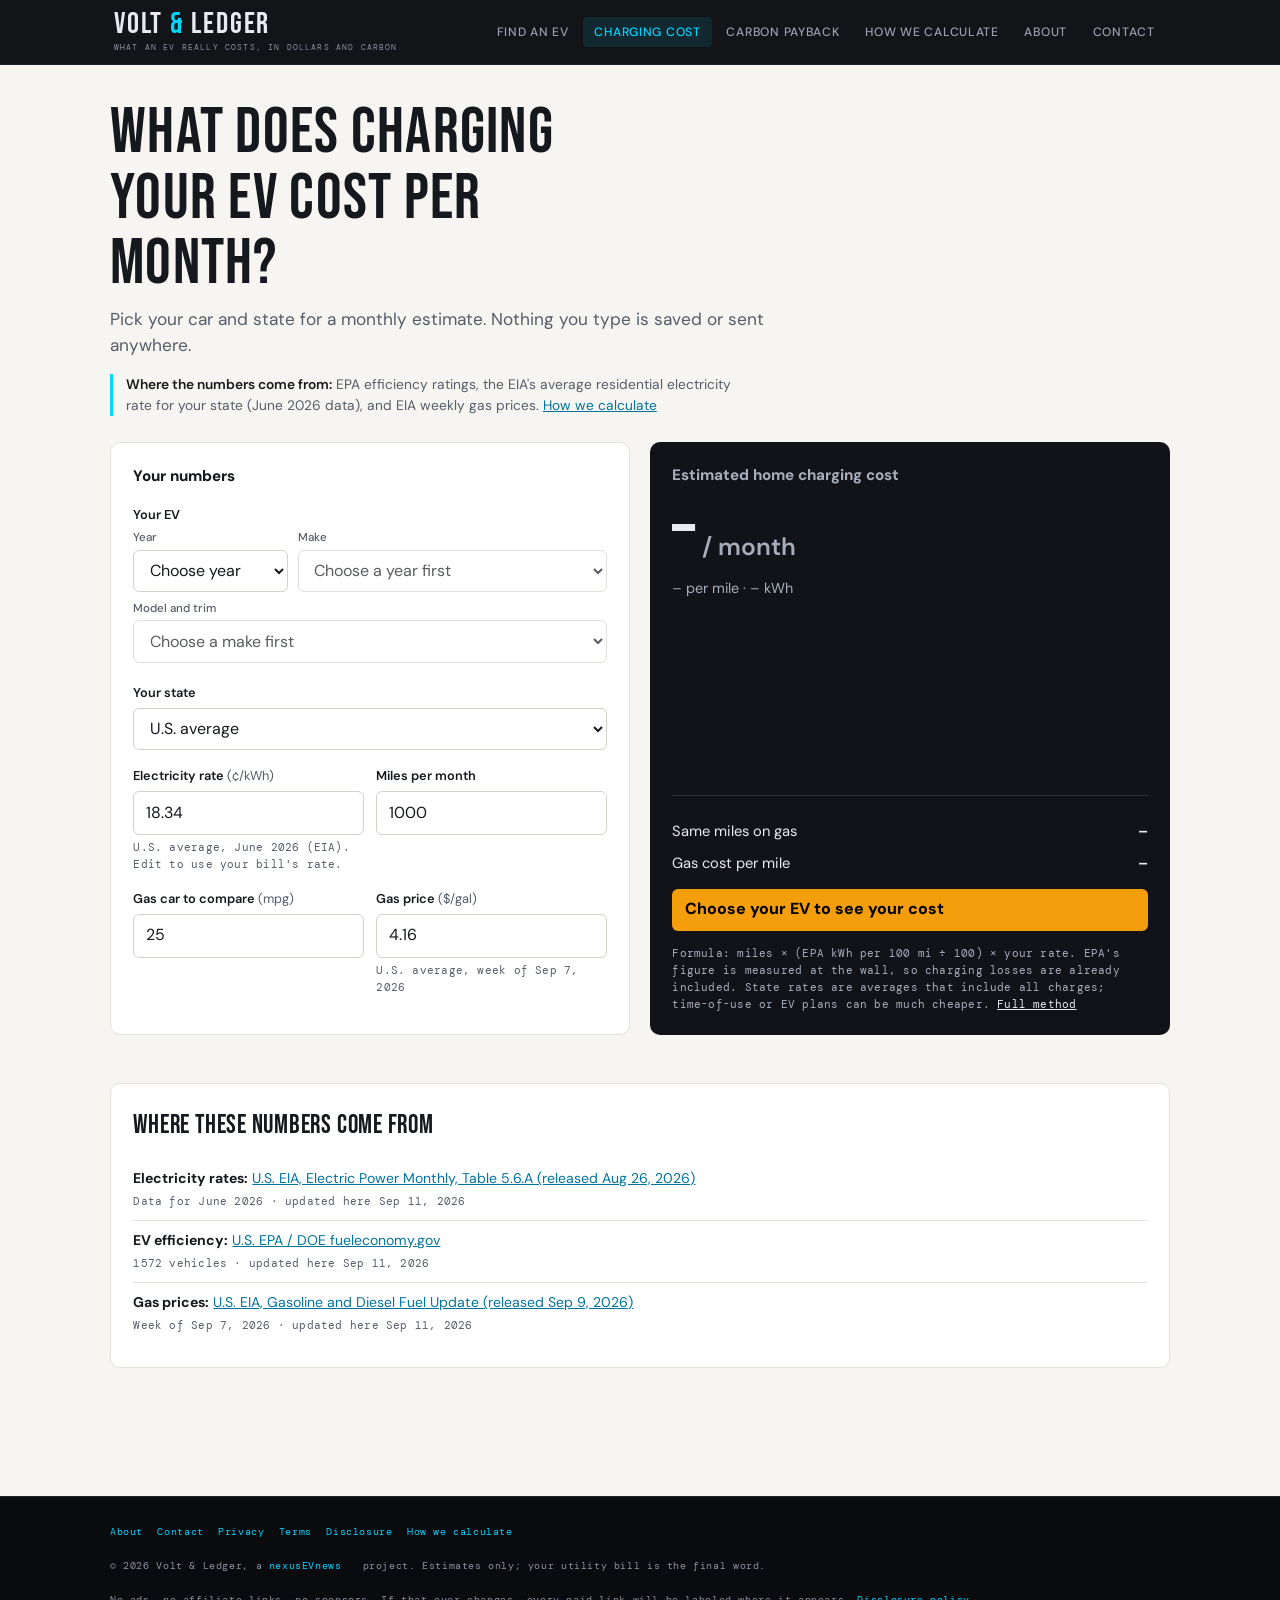
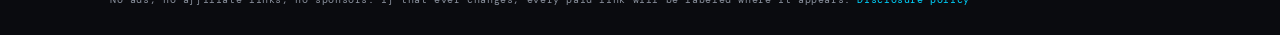
<file: charging.html>
<!DOCTYPE html>
<html lang="en">
<head>
<meta charset="utf-8"/>
<meta name="viewport" content="width=device-width, initial-scale=1.0"/>
<title>EV Charging Cost Calculator by State | Volt & Ledger</title>
<meta name="description" content="What does it cost to charge your EV at home? Free calculator using official EPA efficiency ratings and EIA electricity rates for every state."/>
<meta property="og:title" content="EV Charging Cost Calculator by State | Volt & Ledger"/>
<meta property="og:description" content="What does it cost to charge your EV at home? Free calculator using official EPA efficiency ratings and EIA electricity rates for every state."/>
<link rel="icon" href="assets/favicon.svg" type="image/svg+xml"/>
<link rel="preconnect" href="https://fonts.googleapis.com"/>
<link href="https://fonts.googleapis.com/css2?family=Bebas+Neue&family=DM+Sans:wght@300;400;500;600&family=DM+Mono:wght@400;500&display=swap" rel="stylesheet"/>
<link rel="stylesheet" href="assets/site.css?v=2"/>
</head>
<body>
<a class="skip" href="#main">Skip to content</a>
<header class="site">
  <div class="site-inner">
    <div class="brand-wrap">
      <a class="brand" href="index.html">Volt <span>&amp;</span> Ledger</a>
      <span class="tag">What an EV really costs, in dollars and carbon</span>
    </div>
    <nav class="site-nav" aria-label="Main">
      <a href="index.html">Find an EV</a>
      <a href="charging.html" aria-current="page">Charging cost</a>
      <a href="carbon.html">Carbon payback</a>
      <a href="how-we-calculate.html">How we calculate</a>
      <a href="about.html">About</a>
      <a href="contact.html">Contact</a>
    </nav>
  </div>
</header>
<main id="main">
  <h1>What does charging your EV cost per month?</h1>
  <p class="sub">Pick your car and state for a monthly estimate. Nothing you type is saved or sent anywhere.</p>
  <p class="data-line"><strong>Where the numbers come from:</strong> EPA efficiency ratings, the EIA's average residential electricity rate for your state (<span id="dataDate">updated monthly</span>), and EIA weekly gas prices. <a href="how-we-calculate.html">How we calculate</a></p>

  <div class="notice" id="loadError" role="alert">
    <strong>The data files didn't load.</strong> If you opened this file by double-clicking it, that's expected: browsers block pages opened from your computer from reading other files. It will work once it's on GitHub Pages. To test on your computer, open a terminal in this folder, run <code>python3 -m http.server</code>, then visit <code>http://localhost:8000</code>.
  </div>

  <div class="calc-grid">
    <div class="panel">
      <h2>Your numbers</h2>
      <fieldset class="field ev-pick">
        <legend>Your EV</legend>
        <div class="ev-row">
          <div><label for="year" class="mini">Year</label><select id="year" disabled><option>Loading…</option></select></div>
          <div><label for="make" class="mini">Make</label><select id="make" disabled></select></div>
        </div>
        <label for="model" class="mini">Model and trim</label>
        <select id="model" disabled></select>
        <div class="source-line" id="vehicleLine"></div>
        <div class="vehicle-note" id="vehicleNote"></div>
      </fieldset>
      <div class="field">
        <label for="state">Your state</label>
        <select id="state" disabled><option>Loading states…</option></select>
      </div>
      <div class="field-row">
        <div class="field">
          <label for="rate">Electricity rate <span class="hint">(¢/kWh)</span></label>
          <input id="rate" type="number" step="0.01" min="0" max="100" inputmode="decimal">
          <div class="source-line" id="rateLine">Fills from your state. Use your bill's rate if you know it.</div>
        </div>
        <div class="field">
          <label for="miles">Miles per month</label>
          <input id="miles" type="number" step="50" min="0" max="10000" value="1000" inputmode="numeric">
        </div>
      </div>
      <div class="field-row">
        <div class="field">
          <label for="mpg">Gas car to compare <span class="hint">(mpg)</span></label>
          <input id="mpg" type="number" step="1" min="1" max="100" value="25" inputmode="numeric">
        </div>
        <div class="field">
          <label for="gas">Gas price <span class="hint">($/gal)</span></label>
          <input id="gas" type="number" step="0.01" min="0" max="15" inputmode="decimal">
          <div class="source-line" id="gasLine"></div>
        </div>
      </div>
    </div>

    <div class="result" aria-live="polite">
      <h2>Estimated home charging cost</h2>
      <div class="big num"><span id="monthly">–</span><small> / month</small></div>
      <div class="per num"><span id="perMile">–</span> per mile · <span id="kwh">–</span> kWh</div>
      <div class="compare">
        <div class="row"><span>Same miles on gas</span><b class="num" id="gasCost">–</b></div>
        <div class="row"><span>Gas cost per mile</span><b class="num" id="gasMile">–</b></div>
        <div class="save num" id="saveLine">Choose your EV to see your cost</div>
      </div>
      <p class="method">Formula: miles × (EPA kWh per 100 mi ÷ 100) × your rate. EPA's figure is measured at the wall, so charging losses are already included. State rates are averages that include all charges; time-of-use or EV plans can be much cheaper. <a href="how-we-calculate.html" style="color:var(--result-ink)">Full method</a></p>
    </div>
  </div>


  <section class="sources">
    <h2>Where these numbers come from</h2>
    <ul class="src-list" id="sourceList"><li>Loading sources…</li></ul>
  </section>
</main>
<footer class="site">
  <div class="foot-inner">
    <div><a href="about.html">About</a><a href="contact.html">Contact</a><a href="privacy.html">Privacy</a><a href="terms.html">Terms</a><a href="affiliate-disclosure.html">Disclosure</a><a href="how-we-calculate.html">How we calculate</a></div>
    <div>&copy; 2026 Volt &amp; Ledger, a <a href="https://nexusevnews.com/" rel="noopener">nexusEVnews</a> project. Estimates only; your utility bill is the final word.</div>
    <div class="foot-note">No ads, no affiliate links, no sponsors. If that ever changes, every paid link will be labeled where it appears. <a href="affiliate-disclosure.html">Disclosure policy</a></div>
  </div>
</footer>
<script>
(function () {
  var DATA = { rates: null, evs: null, gas: null };
  var el = function (id) { return document.getElementById(id); };
  var money = function (n) { return '$' + Math.round(n).toLocaleString('en-US'); };
  var cents = function (n) { return (n * 100).toFixed(1) + '¢'; };
  var monthName = function (ym) {
    var p = ym.split('-'); return new Date(+p[0], +p[1] - 1, 1).toLocaleString('en-US', { month: 'long', year: 'numeric' });
  };
  var niceDate = function (d) {
    var p = d.split('-'); return new Date(+p[0], +p[1] - 1, +p[2]).toLocaleString('en-US', { month: 'short', day: 'numeric', year: 'numeric' });
  };

  function load(name) {
    return fetch('data/' + name + '.json', { cache: 'no-cache' }).then(function (r) {
      if (!r.ok) throw new Error(name + '.json returned ' + r.status);
      return r.json();
    });
  }

  Promise.all([load('rates'), load('evs'), load('gas')]).then(function (res) {
    DATA.rates = res[0]; DATA.evs = res[1]; DATA.gas = res[2];
    buildYearMenu(); buildStateMenu(); buildSources();
    el('year').disabled = false; el('state').disabled = false;
    onState();
  }).catch(function (err) {
    console.error(err);
    el('loadError').classList.add('show');
    el('year').innerHTML = '<option>Data unavailable</option>';
    el('state').innerHTML = '<option>Data unavailable</option>';
  });

  function uniq(arr) { return arr.filter(function (x, i) { return arr.indexOf(x) === i; }); }

  // Fill a menu with a "Choose..." prompt first, so nothing is pre-selected.
  function fill(sel, prompt, items) {
    sel.innerHTML = '';
    var o = document.createElement('option'); o.value = ''; o.textContent = prompt; sel.appendChild(o);
    items.forEach(function (it) {
      var opt = document.createElement('option'); opt.value = it.value; opt.textContent = it.label; sel.appendChild(opt);
    });
  }
  function lock(sel, prompt) { fill(sel, prompt, []); sel.disabled = true; }

  function buildYearMenu() {
    var years = uniq(DATA.evs.vehicles.map(function (v) { return v.year; })).sort(function (a, b) { return b - a; });
    fill(el('year'), 'Choose year', years.map(function (y) { return { value: y, label: y }; }));
    lock(el('make'), 'Choose a year first');
    lock(el('model'), 'Choose a make first');
    clearResult();
  }
  function onYear() {
    var y = +el('year').value;
    if (!y) { lock(el('make'), 'Choose a year first'); lock(el('model'), 'Choose a make first'); onVehicle(); return; }
    var keep = el('make').value;
    var makes = uniq(DATA.evs.vehicles.filter(function (v) { return v.year === y; }).map(function (v) { return v.make; }))
      .sort(function (a, b) { return a.localeCompare(b); });
    fill(el('make'), 'Choose make', makes.map(function (m) { return { value: m, label: m }; }));
    el('make').disabled = false;
    if (keep && makes.indexOf(keep) !== -1) el('make').value = keep;   // keep the make if it exists that year
    onMake();
  }
  function onMake() {
    var y = +el('year').value, mk = el('make').value;
    if (!mk) { lock(el('model'), 'Choose a make first'); onVehicle(); return; }
    var models = DATA.evs.vehicles.filter(function (v) { return v.year === y && v.make === mk; })
      .sort(function (a, b) { return a.model.localeCompare(b.model); });
    fill(el('model'), 'Choose model and trim', models.map(function (v) { return { value: v.id, label: v.model }; }));
    el('model').disabled = false;
    onVehicle();
  }

  function clearResult() {
    ['monthly', 'perMile', 'kwh', 'gasCost', 'gasMile'].forEach(function (id) { el(id).textContent = '–'; });
    el('saveLine').textContent = 'Choose your EV to see your cost';
    el('vehicleLine').textContent = '';
    el('vehicleNote').style.display = 'none';
  }

  function buildStateMenu() {
    var sel = el('state'); sel.innerHTML = '';
    var blank = document.createElement('option'); blank.value = ''; blank.textContent = 'U.S. average';
    sel.appendChild(blank);
    Object.keys(DATA.rates.states).forEach(function (code) {
      var o = document.createElement('option');
      o.value = code; o.textContent = DATA.rates.states[code].name;
      sel.appendChild(o);
    });
  }

  function buildSources() {
    var r = DATA.rates, e = DATA.evs, g = DATA.gas;
    el('sourceList').innerHTML =
      '<li><strong>Electricity rates:</strong> <a href="' + r.source_url + '" rel="noopener">' + r.source + '</a><br><span class="when">Data for ' + monthName(r.data_month) + ' · updated here ' + niceDate(r.updated) + '</span></li>' +
      '<li><strong>EV efficiency:</strong> <a href="' + e.source_url + '" rel="noopener">' + e.source + '</a><br><span class="when">' + e.vehicles.length + ' vehicles · updated here ' + niceDate(e.updated) + '</span></li>' +
      '<li><strong>Gas prices:</strong> <a href="' + g.source_url + '" rel="noopener">' + g.source + '</a><br><span class="when">Week of ' + niceDate(g.week_of) + ' · updated here ' + niceDate(g.updated) + '</span></li>';
  }

  function currentVehicle() {
    var id = el('model').value;
    return DATA.evs.vehicles.find(function (v) { return v.id === id; });
  }

  function onVehicle() {
    var v = currentVehicle(); if (!v) { clearResult(); return; }
    var label = v.source === 'EPA' ? 'EPA: ' : 'EPA label, per press reports: ';
    var bits = [label + Math.round(v.kwh_per_100mi) + ' kWh/100 mi'];
    if (v.mpge) bits.push(v.mpge + ' MPGe');
    if (v.range_mi) bits.push(v.range_mi + ' mi range');
    el('vehicleLine').textContent = bits.join(' · ');
    var note = el('vehicleNote');
    if (v.note) { note.textContent = v.note; note.style.display = 'block'; } else { note.style.display = 'none'; }
    calc();
  }

  function onState() {
    var code = el('state').value;
    var r = code ? DATA.rates.states[code].cents_per_kwh : DATA.rates.us_average;
    el('rate').value = r.toFixed(2);
    el('rateLine').textContent = (code ? DATA.rates.states[code].name : 'U.S.') + ' average, ' + monthName(DATA.rates.data_month) + ' (EIA). Edit to use your bill\'s rate.';
    var gasState = code && DATA.gas.states[code];
    el('gas').value = (gasState || DATA.gas.us_average).toFixed(2);
    el('gasLine').textContent = gasState ? 'State average, week of ' + niceDate(DATA.gas.week_of) : 'U.S. average, week of ' + niceDate(DATA.gas.week_of);
    calc();
  }

  function calc() {
    var v = currentVehicle(); if (!v) return;
    var rate = parseFloat(el('rate').value) / 100;
    var miles = parseFloat(el('miles').value);
    var mpg = parseFloat(el('mpg').value);
    var gas = parseFloat(el('gas').value);
    if (!(rate >= 0) || !(miles >= 0)) return;
    var kwh = miles * v.kwh_per_100mi / 100;
    var cost = kwh * rate;
    el('monthly').textContent = money(cost);
    el('kwh').textContent = Math.round(kwh).toLocaleString('en-US');
    el('perMile').textContent = miles > 0 ? cents(cost / miles) : '–';
    if (mpg > 0 && gas >= 0) {
      var gcost = miles / mpg * gas;
      el('gasCost').textContent = money(gcost) + ' / mo';
      el('gasMile').textContent = miles > 0 ? cents(gcost / miles) : '–';
      var diff = gcost - cost;
      el('saveLine').textContent = diff >= 1 ? 'About ' + money(diff) + ' a month cheaper than gas'
        : diff <= -1 ? 'About ' + money(-diff) + ' a month more than gas at these numbers'
        : 'About even with gas at these numbers';
    }
  }

  el('year').addEventListener('change', onYear);
  el('make').addEventListener('change', onMake);
  el('model').addEventListener('change', onVehicle);
  el('state').addEventListener('change', onState);
  ['rate', 'miles', 'mpg', 'gas'].forEach(function (id) { el(id).addEventListener('input', calc); });
})();
</script>

<script>
(function(){var el=document.getElementById("dataDate");if(!el)return;
function fmt(d){var m=["January","February","March","April","May","June","July","August","September","October","November","December"];var p=d.split("-");return p.length===3?m[+p[1]-1]+" "+(+p[2])+", "+p[0]:m[+p[1]-1]+" "+p[0];}fetch("data/rates.json").then(function(r){return r.json();}).then(function(d){if(d.data_month)el.textContent=fmt(d.data_month)+" data";}).catch(function(){});
})();
</script>
</body>
</html>
</file>
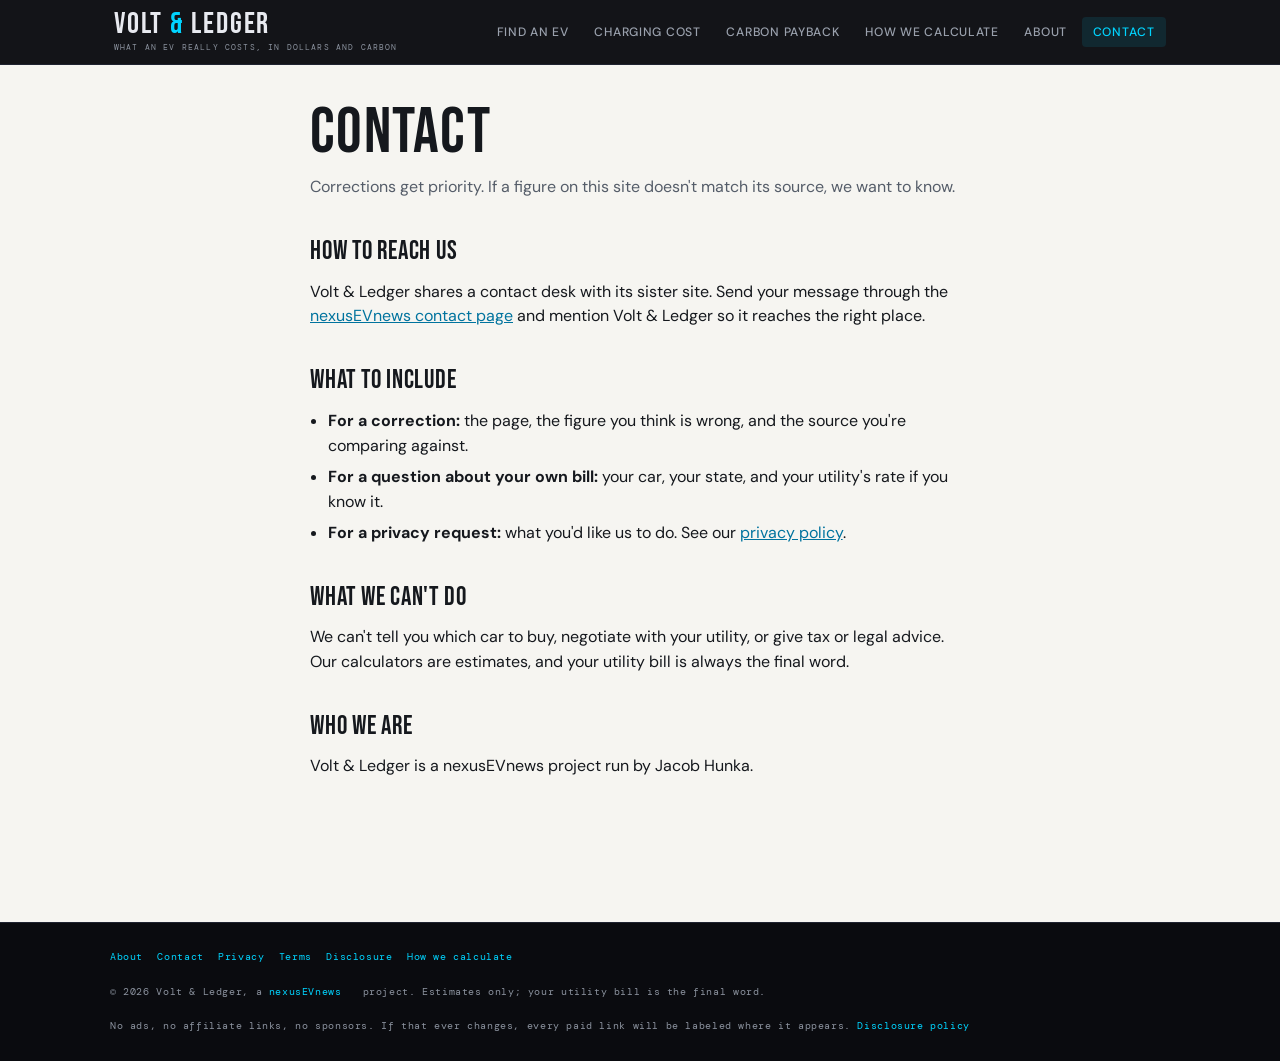
<file: contact.html>
<!DOCTYPE html>
<html lang="en">
<head>
<meta charset="utf-8"/>
<meta name="viewport" content="width=device-width, initial-scale=1.0"/>
<title>Contact Volt &amp; Ledger</title>
<meta name="description" content="How to reach Volt &amp; Ledger about a correction, a question, or a partnership."/>
<meta property="og:title" content="Contact Volt &amp; Ledger"/>
<meta property="og:description" content="How to reach Volt &amp; Ledger about a correction, a question, or a partnership."/>
<link rel="icon" href="assets/favicon.svg" type="image/svg+xml"/>
<link rel="preconnect" href="https://fonts.googleapis.com"/>
<link href="https://fonts.googleapis.com/css2?family=Bebas+Neue&family=DM+Sans:wght@300;400;500;600&family=DM+Mono:wght@400;500&display=swap" rel="stylesheet"/>
<link rel="stylesheet" href="assets/site.css?v=2"/>
</head>
<body>
<a class="skip" href="#main">Skip to content</a>
<header class="site">
  <div class="site-inner">
    <div class="brand-wrap">
      <a class="brand" href="index.html">Volt <span>&amp;</span> Ledger</a>
      <span class="tag">What an EV really costs, in dollars and carbon</span>
    </div>
    <nav class="site-nav" aria-label="Main">
      <a href="index.html">Find an EV</a>
      <a href="charging.html">Charging cost</a>
      <a href="carbon.html">Carbon payback</a>
      <a href="how-we-calculate.html">How we calculate</a>
      <a href="about.html">About</a>
      <a href="contact.html" aria-current="page">Contact</a>
    </nav>
  </div>
</header>
<main id="main" class="article">
<h1>Contact</h1>

<p class="lede">Corrections get priority. If a figure on this site doesn't match its source, we want to know.</p>

<h2>How to reach us</h2>
<p>Volt &amp; Ledger shares a contact desk with its sister site. Send your message through the <a href="https://nexusevnews.com/contact.html" rel="noopener">nexusEVnews contact page</a> and mention Volt &amp; Ledger so it reaches the right place.</p>

<h2>What to include</h2>
<ul>
  <li><strong>For a correction:</strong> the page, the figure you think is wrong, and the source you're comparing against.</li>
  <li><strong>For a question about your own bill:</strong> your car, your state, and your utility's rate if you know it.</li>
  <li><strong>For a privacy request:</strong> what you'd like us to do. See our <a href="privacy.html">privacy policy</a>.</li>
</ul>

<h2>What we can't do</h2>
<p>We can't tell you which car to buy, negotiate with your utility, or give tax or legal advice. Our calculators are estimates, and your utility bill is always the final word.</p>

<h2>Who we are</h2>
<p>Volt &amp; Ledger is a nexusEVnews project run by Jacob Hunka.</p>
</main>
<footer class="site">
  <div class="foot-inner">
    <div><a href="about.html">About</a><a href="contact.html">Contact</a><a href="privacy.html">Privacy</a><a href="terms.html">Terms</a><a href="affiliate-disclosure.html">Disclosure</a><a href="how-we-calculate.html">How we calculate</a></div>
    <div>&copy; 2026 Volt &amp; Ledger, a <a href="https://nexusevnews.com/" rel="noopener">nexusEVnews</a> project. Estimates only; your utility bill is the final word.</div>
    <div class="foot-note">No ads, no affiliate links, no sponsors. If that ever changes, every paid link will be labeled where it appears. <a href="affiliate-disclosure.html">Disclosure policy</a></div>
  </div>
</footer>

</body>
</html>
</file>
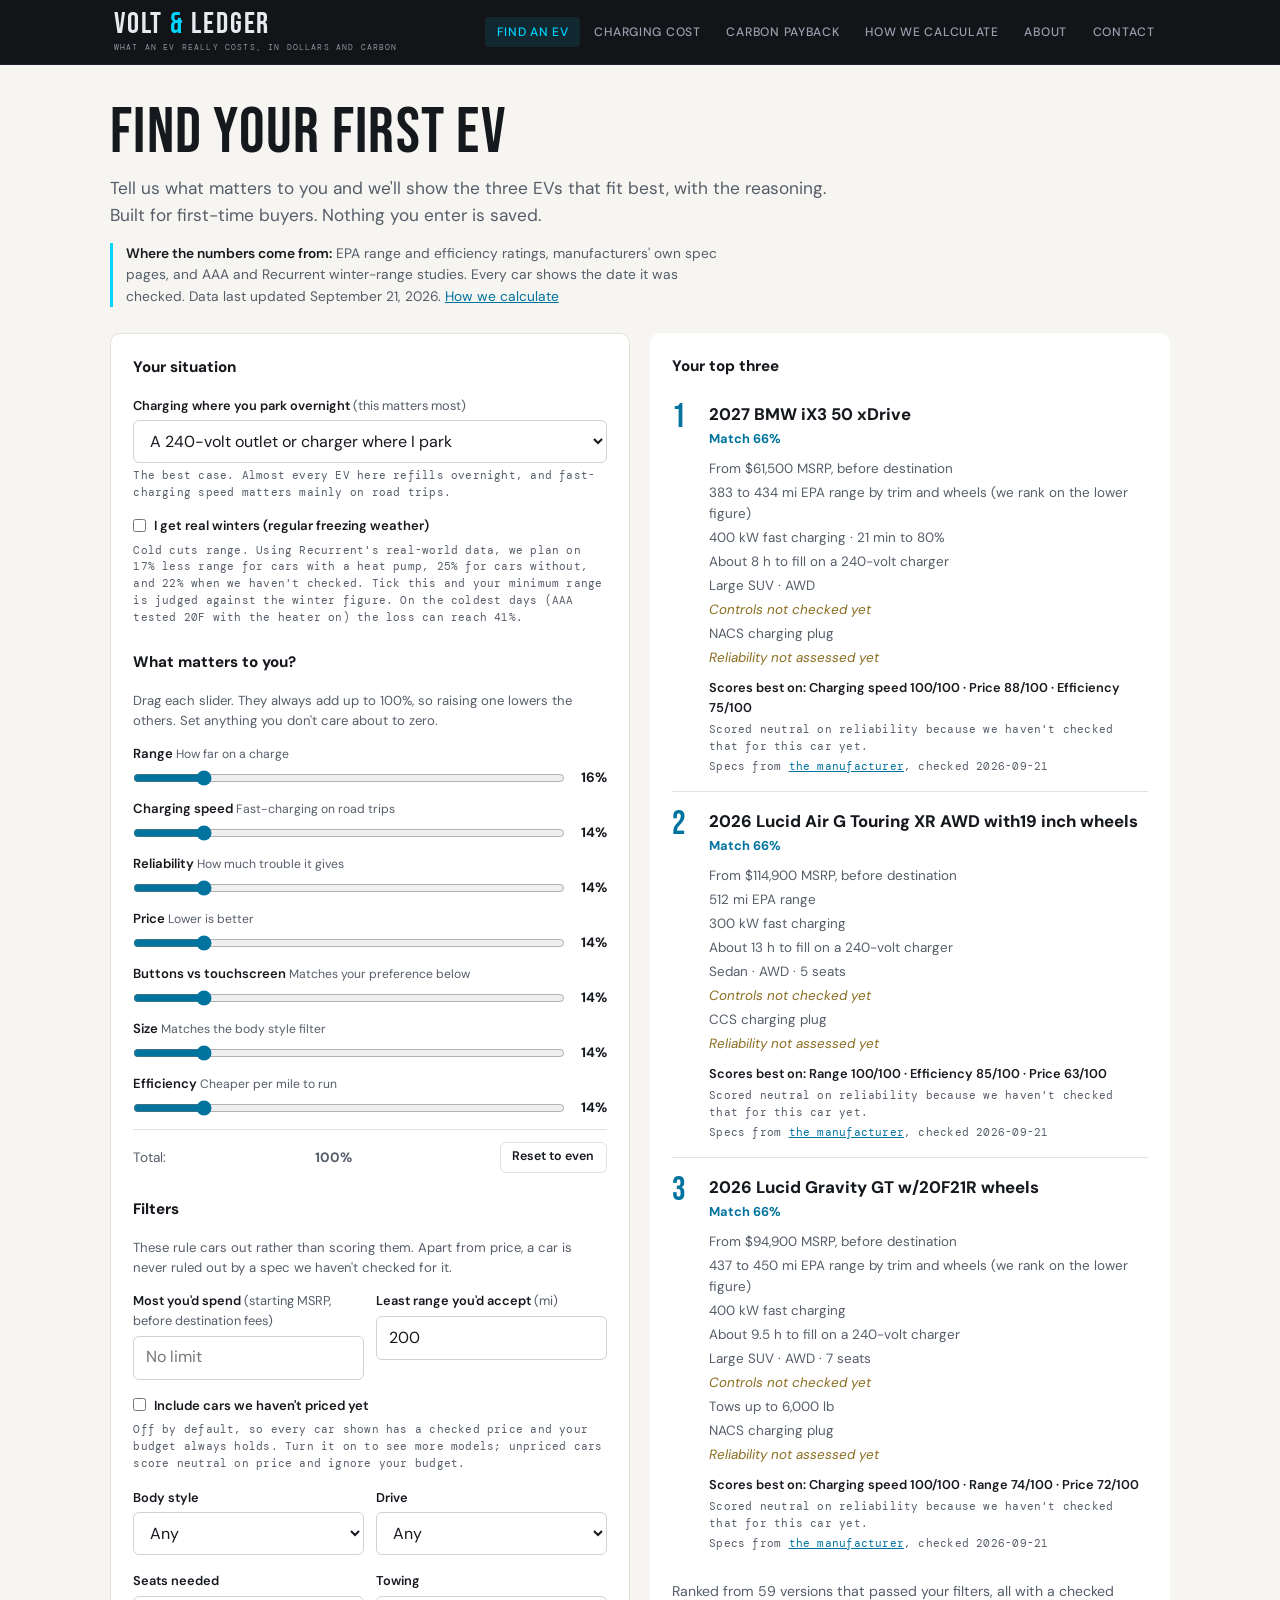
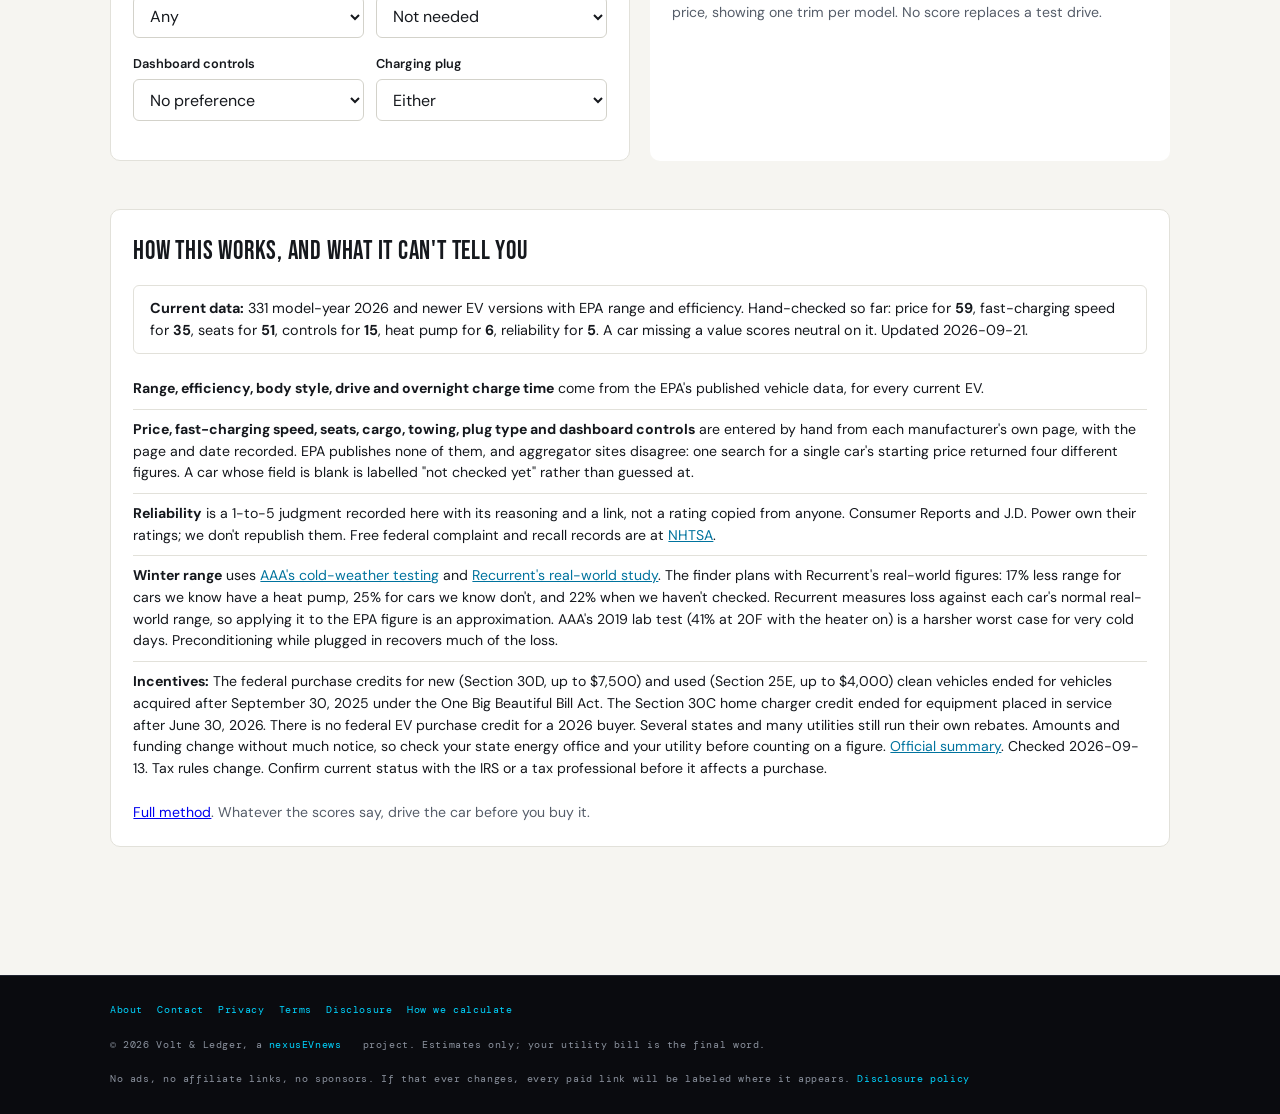
<file: finder.html>
<!DOCTYPE html>
<html lang="en">
<head>
<meta charset="utf-8"/>
<meta name="viewport" content="width=device-width, initial-scale=1.0"/>
<title>Find your first EV | Volt &amp; Ledger</title>
<meta name="robots" content="noindex, follow"/>
<link rel="canonical" href="https://jacobhunka.github.io/wattcost/"/>
<meta http-equiv="refresh" content="0; url=./"/>
<script>location.replace('./' + location.search + location.hash);</script>
</head>
<body>
<p>The EV finder is now on the <a href="./">Volt &amp; Ledger home page</a>.</p>
</body>
</html>
</file>
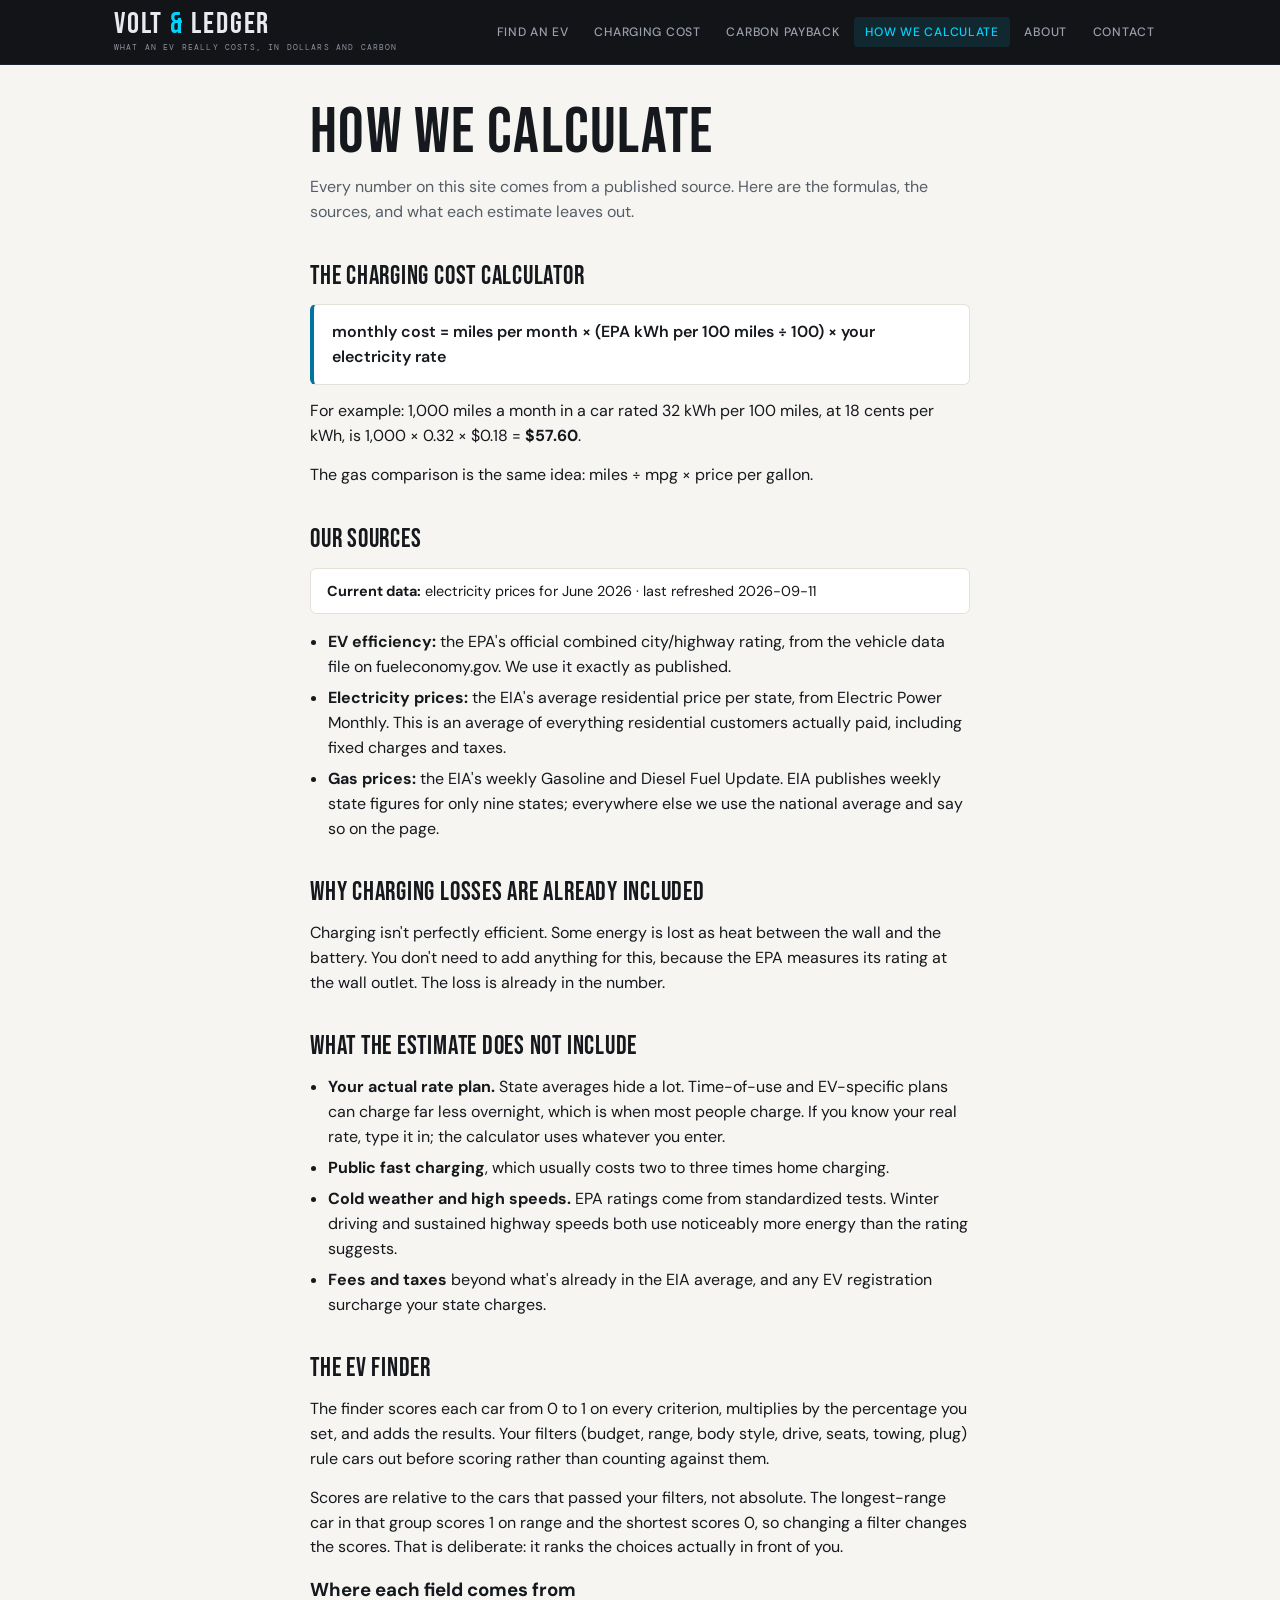
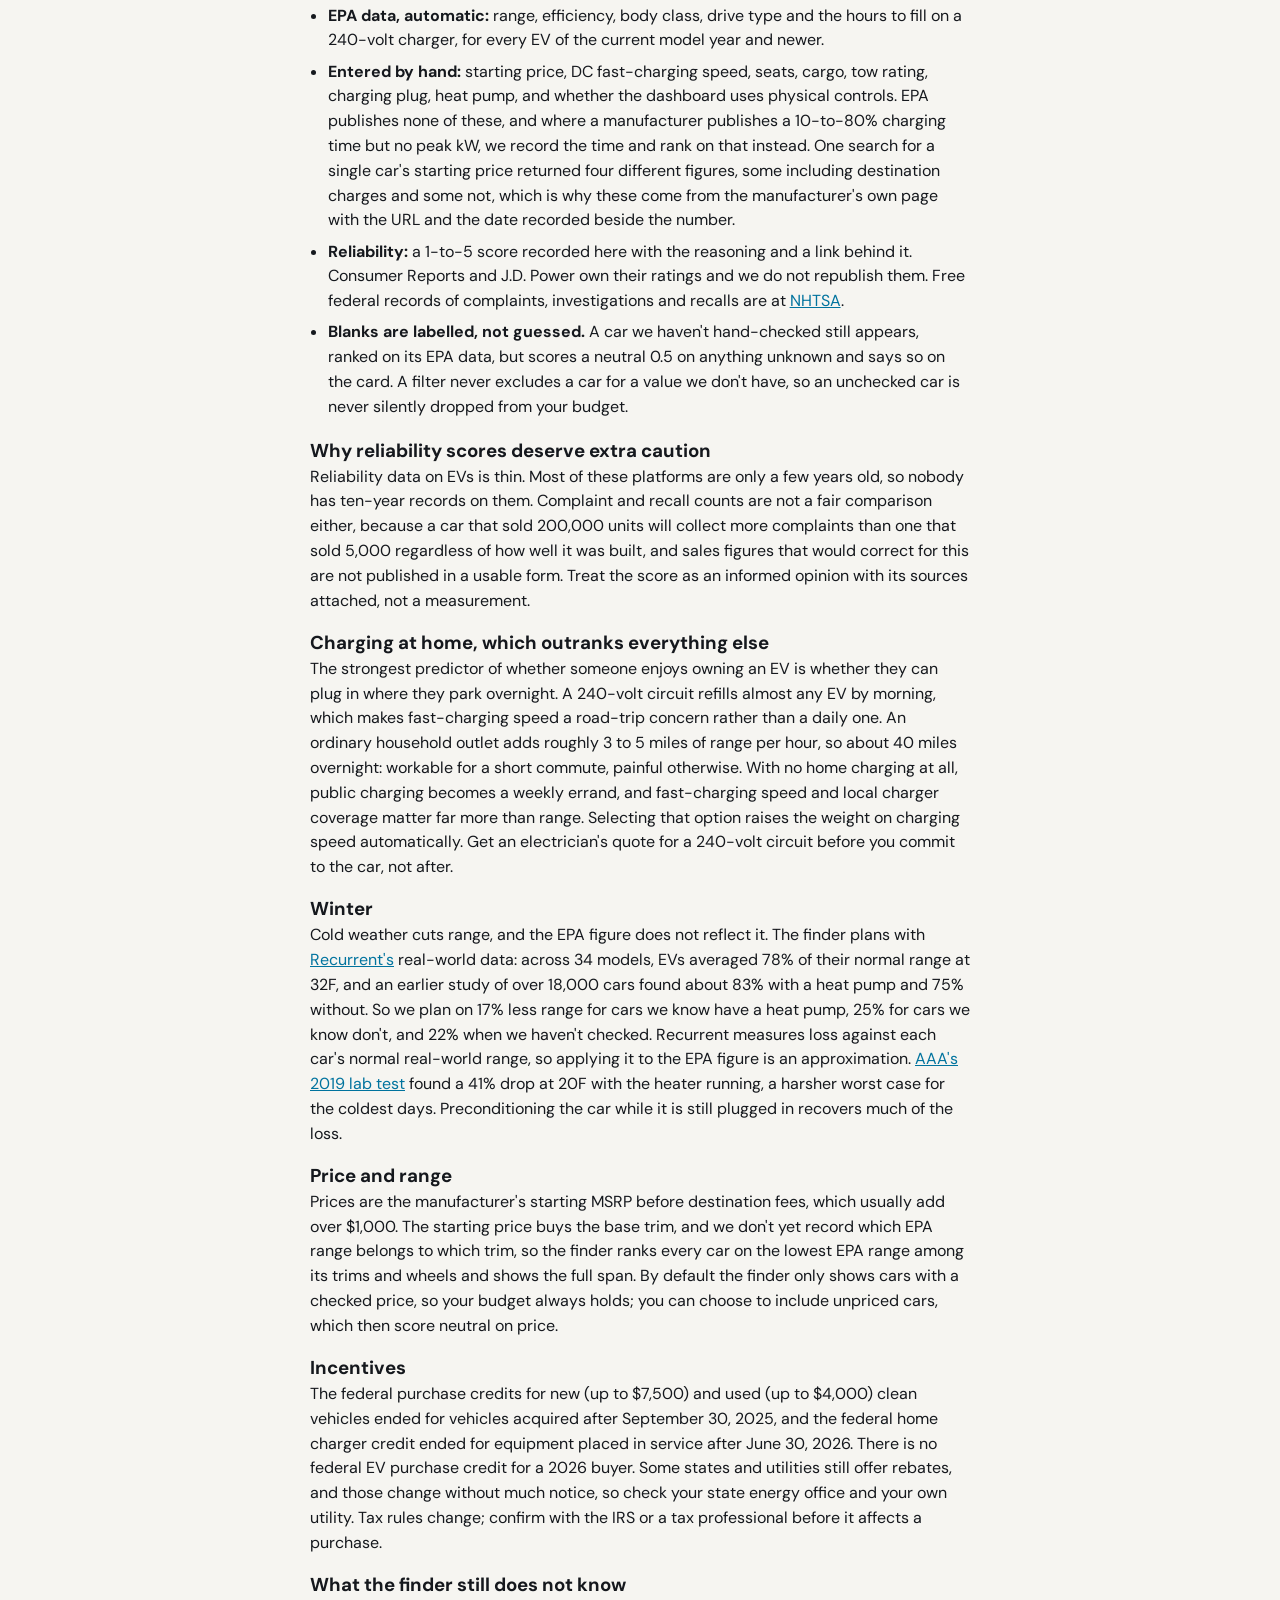
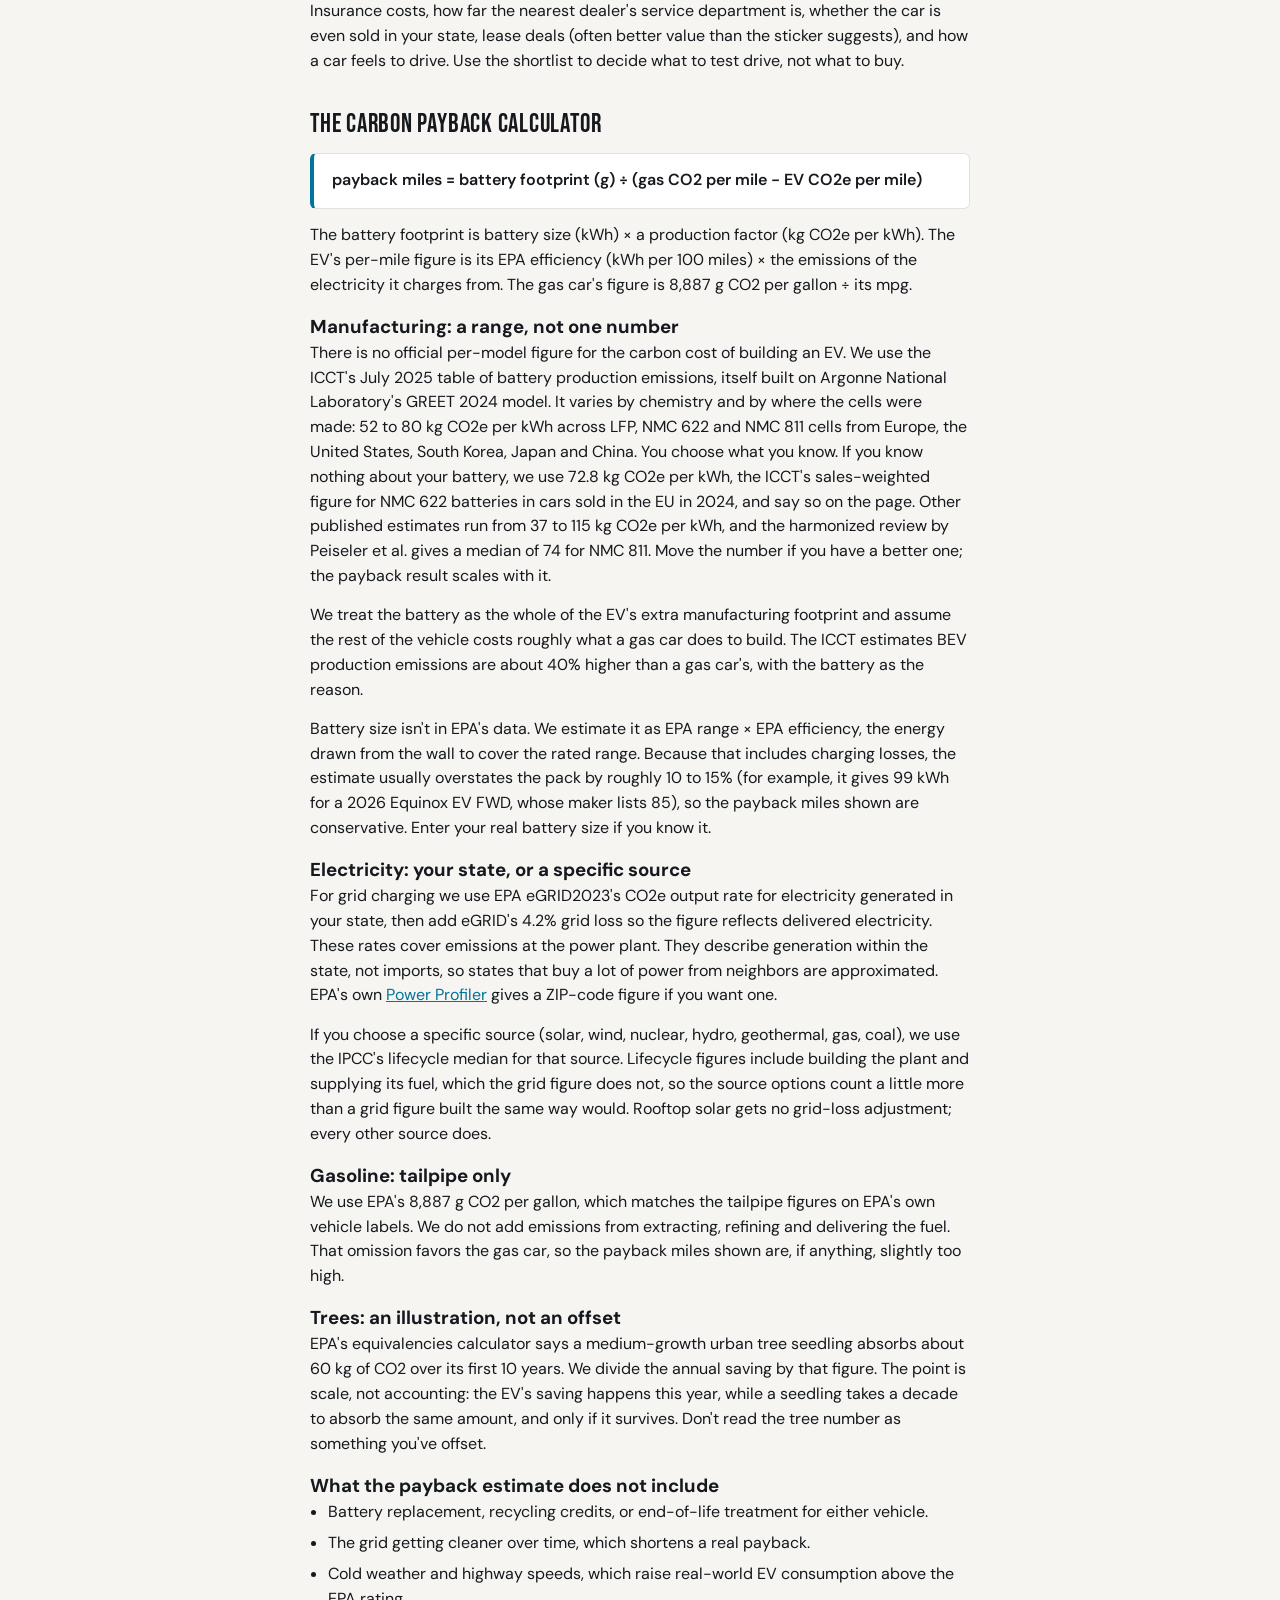
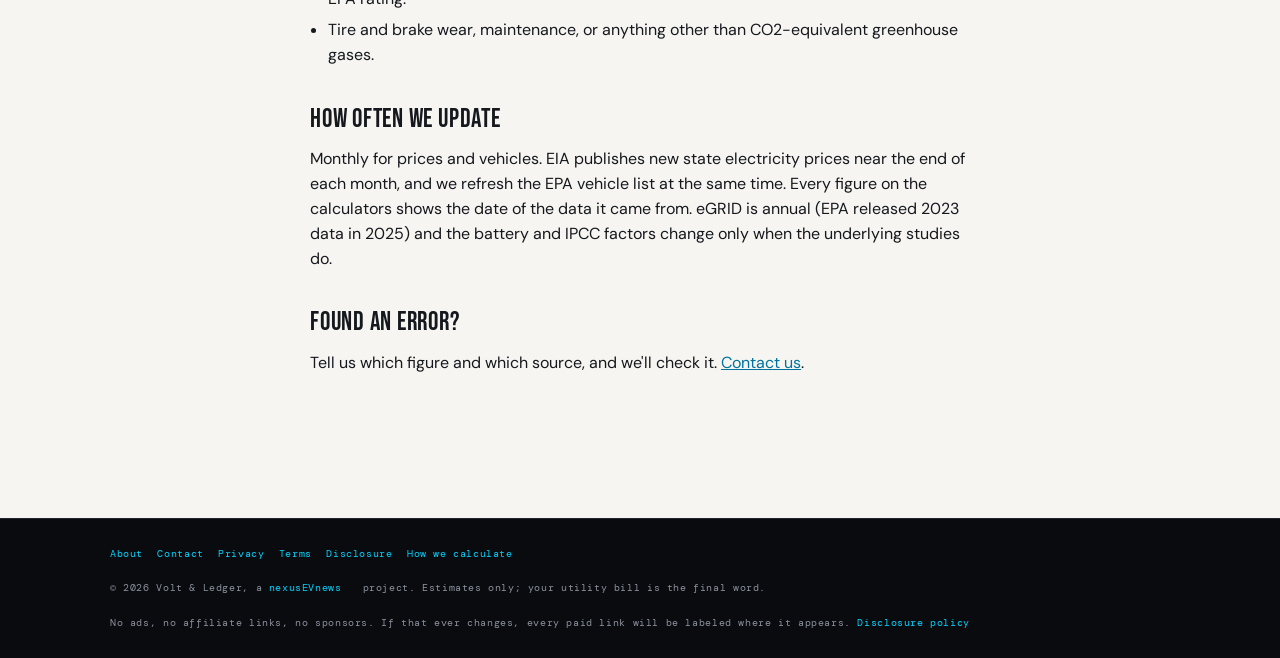
<file: how-we-calculate.html>
<!DOCTYPE html>
<html lang="en">
<head>
<meta charset="utf-8"/>
<meta name="viewport" content="width=device-width, initial-scale=1.0"/>
<title>How we calculate | Volt & Ledger</title>
<meta name="description" content="The exact formulas behind both calculators, every data source, and what each estimate leaves out."/>
<meta property="og:title" content="How we calculate | Volt & Ledger"/>
<meta property="og:description" content="The exact formulas behind both calculators, every data source, and what each estimate leaves out."/>
<link rel="icon" href="assets/favicon.svg" type="image/svg+xml"/>
<link rel="preconnect" href="https://fonts.googleapis.com"/>
<link href="https://fonts.googleapis.com/css2?family=Bebas+Neue&family=DM+Sans:wght@300;400;500;600&family=DM+Mono:wght@400;500&display=swap" rel="stylesheet"/>
<link rel="stylesheet" href="assets/site.css?v=2"/>
</head>
<body>
<a class="skip" href="#main">Skip to content</a>
<header class="site">
  <div class="site-inner">
    <div class="brand-wrap">
      <a class="brand" href="index.html">Volt <span>&amp;</span> Ledger</a>
      <span class="tag">What an EV really costs, in dollars and carbon</span>
    </div>
    <nav class="site-nav" aria-label="Main">
      <a href="index.html">Find an EV</a>
      <a href="charging.html">Charging cost</a>
      <a href="carbon.html">Carbon payback</a>
      <a href="how-we-calculate.html" aria-current="page">How we calculate</a>
      <a href="about.html">About</a>
      <a href="contact.html">Contact</a>
    </nav>
  </div>
</header>
<main id="main" class="article">
  <h1>How we calculate</h1>

<p class="lede">Every number on this site comes from a published source. Here are the formulas, the sources, and what each estimate leaves out.</p>

<h2 id="cost">The charging cost calculator</h2>
<p class="formula">monthly cost = miles per month &times; (EPA kWh per 100 miles &divide; 100) &times; your electricity rate</p>
<p>For example: 1,000 miles a month in a car rated 32 kWh per 100 miles, at 18 cents per kWh, is 1,000 &times; 0.32 &times; $0.18 = <strong>$57.60</strong>.</p>
<p>The gas comparison is the same idea: miles &divide; mpg &times; price per gallon.</p>

<h2>Our sources</h2>
<div class="data-status" id="dataStatus">Loading current data dates…</div>
<ul>
  <li><strong>EV efficiency:</strong> the EPA's official combined city/highway rating, from the vehicle data file on fueleconomy.gov. We use it exactly as published.</li>
  <li><strong>Electricity prices:</strong> the EIA's average residential price per state, from Electric Power Monthly. This is an average of everything residential customers actually paid, including fixed charges and taxes.</li>
  <li><strong>Gas prices:</strong> the EIA's weekly Gasoline and Diesel Fuel Update. EIA publishes weekly state figures for only nine states; everywhere else we use the national average and say so on the page.</li>
</ul>

<h2>Why charging losses are already included</h2>
<p>Charging isn't perfectly efficient. Some energy is lost as heat between the wall and the battery. You don't need to add anything for this, because the EPA measures its rating at the wall outlet. The loss is already in the number.</p>

<h2>What the estimate does not include</h2>
<ul>
  <li><strong>Your actual rate plan.</strong> State averages hide a lot. Time-of-use and EV-specific plans can charge far less overnight, which is when most people charge. If you know your real rate, type it in; the calculator uses whatever you enter.</li>
  <li><strong>Public fast charging</strong>, which usually costs two to three times home charging.</li>
  <li><strong>Cold weather and high speeds.</strong> EPA ratings come from standardized tests. Winter driving and sustained highway speeds both use noticeably more energy than the rating suggests.</li>
  <li><strong>Fees and taxes</strong> beyond what's already in the EIA average, and any EV registration surcharge your state charges.</li>
</ul>


<h2 id="finder">The EV finder</h2>
<p>The finder scores each car from 0 to 1 on every criterion, multiplies by the percentage you set, and adds the results. Your filters (budget, range, body style, drive, seats, towing, plug) rule cars out before scoring rather than counting against them.</p>
<p>Scores are relative to the cars that passed your filters, not absolute. The longest-range car in that group scores 1 on range and the shortest scores 0, so changing a filter changes the scores. That is deliberate: it ranks the choices actually in front of you.</p>

<h3>Where each field comes from</h3>
<ul>
  <li><strong>EPA data, automatic:</strong> range, efficiency, body class, drive type and the hours to fill on a 240-volt charger, for every EV of the current model year and newer.</li>
  <li><strong>Entered by hand:</strong> starting price, DC fast-charging speed, seats, cargo, tow rating, charging plug, heat pump, and whether the dashboard uses physical controls. EPA publishes none of these, and where a manufacturer publishes a 10-to-80% charging time but no peak kW, we record the time and rank on that instead. One search for a single car's starting price returned four different figures, some including destination charges and some not, which is why these come from the manufacturer's own page with the URL and the date recorded beside the number.</li>
  <li><strong>Reliability:</strong> a 1-to-5 score recorded here with the reasoning and a link behind it. Consumer Reports and J.D. Power own their ratings and we do not republish them. Free federal records of complaints, investigations and recalls are at <a href="https://www.nhtsa.gov/recalls" rel="noopener">NHTSA</a>.</li>
  <li><strong>Blanks are labelled, not guessed.</strong> A car we haven't hand-checked still appears, ranked on its EPA data, but scores a neutral 0.5 on anything unknown and says so on the card. A filter never excludes a car for a value we don't have, so an unchecked car is never silently dropped from your budget.</li>
</ul>

<h3>Why reliability scores deserve extra caution</h3>
<p>Reliability data on EVs is thin. Most of these platforms are only a few years old, so nobody has ten-year records on them. Complaint and recall counts are not a fair comparison either, because a car that sold 200,000 units will collect more complaints than one that sold 5,000 regardless of how well it was built, and sales figures that would correct for this are not published in a usable form. Treat the score as an informed opinion with its sources attached, not a measurement.</p>

<h3>Charging at home, which outranks everything else</h3>
<p>The strongest predictor of whether someone enjoys owning an EV is whether they can plug in where they park overnight. A 240-volt circuit refills almost any EV by morning, which makes fast-charging speed a road-trip concern rather than a daily one. An ordinary household outlet adds roughly 3 to 5 miles of range per hour, so about 40 miles overnight: workable for a short commute, painful otherwise. With no home charging at all, public charging becomes a weekly errand, and fast-charging speed and local charger coverage matter far more than range. Selecting that option raises the weight on charging speed automatically. Get an electrician's quote for a 240-volt circuit before you commit to the car, not after.</p>

<h3>Winter</h3>
<p>Cold weather cuts range, and the EPA figure does not reflect it. The finder plans with <a href="https://www.recurrentauto.com/research/winter-ev-range-loss" rel="noopener">Recurrent's</a> real-world data: across 34 models, EVs averaged 78% of their normal range at 32F, and an earlier study of over 18,000 cars found about 83% with a heat pump and 75% without. So we plan on 17% less range for cars we know have a heat pump, 25% for cars we know don't, and 22% when we haven't checked. Recurrent measures loss against each car's normal real-world range, so applying it to the EPA figure is an approximation. <a href="https://newsroom.aaa.com/2019/02/cold-weather-reduces-electric-vehicle-range/" rel="noopener">AAA's 2019 lab test</a> found a 41% drop at 20F with the heater running, a harsher worst case for the coldest days. Preconditioning the car while it is still plugged in recovers much of the loss.</p>

<h3>Price and range</h3>
<p>Prices are the manufacturer's starting MSRP before destination fees, which usually add over $1,000. The starting price buys the base trim, and we don't yet record which EPA range belongs to which trim, so the finder ranks every car on the lowest EPA range among its trims and wheels and shows the full span. By default the finder only shows cars with a checked price, so your budget always holds; you can choose to include unpriced cars, which then score neutral on price.</p>

<h3>Incentives</h3>
<p>The federal purchase credits for new (up to $7,500) and used (up to $4,000) clean vehicles ended for vehicles acquired after September 30, 2025, and the federal home charger credit ended for equipment placed in service after June 30, 2026. There is no federal EV purchase credit for a 2026 buyer. Some states and utilities still offer rebates, and those change without much notice, so check your state energy office and your own utility. Tax rules change; confirm with the IRS or a tax professional before it affects a purchase.</p>

<h3>What the finder still does not know</h3>
<p>Insurance costs, how far the nearest dealer's service department is, whether the car is even sold in your state, lease deals (often better value than the sticker suggests), and how a car feels to drive. Use the shortlist to decide what to test drive, not what to buy.</p>


<h2 id="carbon">The carbon payback calculator</h2>
<p class="formula">payback miles = battery footprint (g) &divide; (gas CO2 per mile &minus; EV CO2e per mile)</p>
<p>The battery footprint is battery size (kWh) &times; a production factor (kg CO2e per kWh). The EV's per-mile figure is its EPA efficiency (kWh per 100 miles) &times; the emissions of the electricity it charges from. The gas car's figure is 8,887 g CO2 per gallon &divide; its mpg.</p>

<h3>Manufacturing: a range, not one number</h3>
<p>There is no official per-model figure for the carbon cost of building an EV. We use the ICCT's July 2025 table of battery production emissions, itself built on Argonne National Laboratory's GREET 2024 model. It varies by chemistry and by where the cells were made: 52 to 80 kg CO2e per kWh across LFP, NMC 622 and NMC 811 cells from Europe, the United States, South Korea, Japan and China. You choose what you know. If you know nothing about your battery, we use 72.8 kg CO2e per kWh, the ICCT's sales-weighted figure for NMC 622 batteries in cars sold in the EU in 2024, and say so on the page. Other published estimates run from 37 to 115 kg CO2e per kWh, and the harmonized review by Peiseler et al. gives a median of 74 for NMC 811. Move the number if you have a better one; the payback result scales with it.</p>
<p>We treat the battery as the whole of the EV's extra manufacturing footprint and assume the rest of the vehicle costs roughly what a gas car does to build. The ICCT estimates BEV production emissions are about 40% higher than a gas car's, with the battery as the reason.</p>
<p>Battery size isn't in EPA's data. We estimate it as EPA range &times; EPA efficiency, the energy drawn from the wall to cover the rated range. Because that includes charging losses, the estimate usually overstates the pack by roughly 10 to 15% (for example, it gives 99 kWh for a 2026 Equinox EV FWD, whose maker lists 85), so the payback miles shown are conservative. Enter your real battery size if you know it.</p>

<h3>Electricity: your state, or a specific source</h3>
<p>For grid charging we use EPA eGRID2023's CO2e output rate for electricity generated in your state, then add eGRID's 4.2% grid loss so the figure reflects delivered electricity. These rates cover emissions at the power plant. They describe generation within the state, not imports, so states that buy a lot of power from neighbors are approximated. EPA's own <a href="https://www.epa.gov/egrid/power-profiler" rel="noopener">Power Profiler</a> gives a ZIP-code figure if you want one.</p>
<p>If you choose a specific source (solar, wind, nuclear, hydro, geothermal, gas, coal), we use the IPCC's lifecycle median for that source. Lifecycle figures include building the plant and supplying its fuel, which the grid figure does not, so the source options count a little more than a grid figure built the same way would. Rooftop solar gets no grid-loss adjustment; every other source does.</p>

<h3>Gasoline: tailpipe only</h3>
<p>We use EPA's 8,887 g CO2 per gallon, which matches the tailpipe figures on EPA's own vehicle labels. We do not add emissions from extracting, refining and delivering the fuel. That omission favors the gas car, so the payback miles shown are, if anything, slightly too high.</p>

<h3>Trees: an illustration, not an offset</h3>
<p>EPA's equivalencies calculator says a medium-growth urban tree seedling absorbs about 60 kg of CO2 over its first 10 years. We divide the annual saving by that figure. The point is scale, not accounting: the EV's saving happens this year, while a seedling takes a decade to absorb the same amount, and only if it survives. Don't read the tree number as something you've offset.</p>

<h3>What the payback estimate does not include</h3>
<ul>
  <li>Battery replacement, recycling credits, or end-of-life treatment for either vehicle.</li>
  <li>The grid getting cleaner over time, which shortens a real payback.</li>
  <li>Cold weather and highway speeds, which raise real-world EV consumption above the EPA rating.</li>
  <li>Tire and brake wear, maintenance, or anything other than CO2-equivalent greenhouse gases.</li>
</ul>

<h2>How often we update</h2>
<p>Monthly for prices and vehicles. EIA publishes new state electricity prices near the end of each month, and we refresh the EPA vehicle list at the same time. Every figure on the calculators shows the date of the data it came from. eGRID is annual (EPA released 2023 data in 2025) and the battery and IPCC factors change only when the underlying studies do.</p>

<h2>Found an error?</h2>
<p>Tell us which figure and which source, and we'll check it. <a href="contact.html">Contact us</a>.</p>
</main>
<footer class="site">
  <div class="foot-inner">
    <div><a href="about.html">About</a><a href="contact.html">Contact</a><a href="privacy.html">Privacy</a><a href="terms.html">Terms</a><a href="affiliate-disclosure.html">Disclosure</a><a href="how-we-calculate.html">How we calculate</a></div>
    <div>&copy; 2026 Volt &amp; Ledger, a <a href="https://nexusevnews.com/" rel="noopener">nexusEVnews</a> project. Estimates only; your utility bill is the final word.</div>
    <div class="foot-note">No ads, no affiliate links, no sponsors. If that ever changes, every paid link will be labeled where it appears. <a href="affiliate-disclosure.html">Disclosure policy</a></div>
  </div>
</footer>
<script>
fetch('data/rates.json').then(function (r) { return r.json(); }).then(function (d) {
  var p = d.data_month.split('-');
  var month = new Date(+p[0], +p[1] - 1, 1).toLocaleString('en-US', { month: 'long', year: 'numeric' });
  document.getElementById('dataStatus').innerHTML =
    '<strong>Current data:</strong> electricity prices for ' + month + ' · last refreshed ' + d.updated;
}).catch(function () {
  document.getElementById('dataStatus').style.display = 'none';
});
</script>
</body>
</html>
</file>
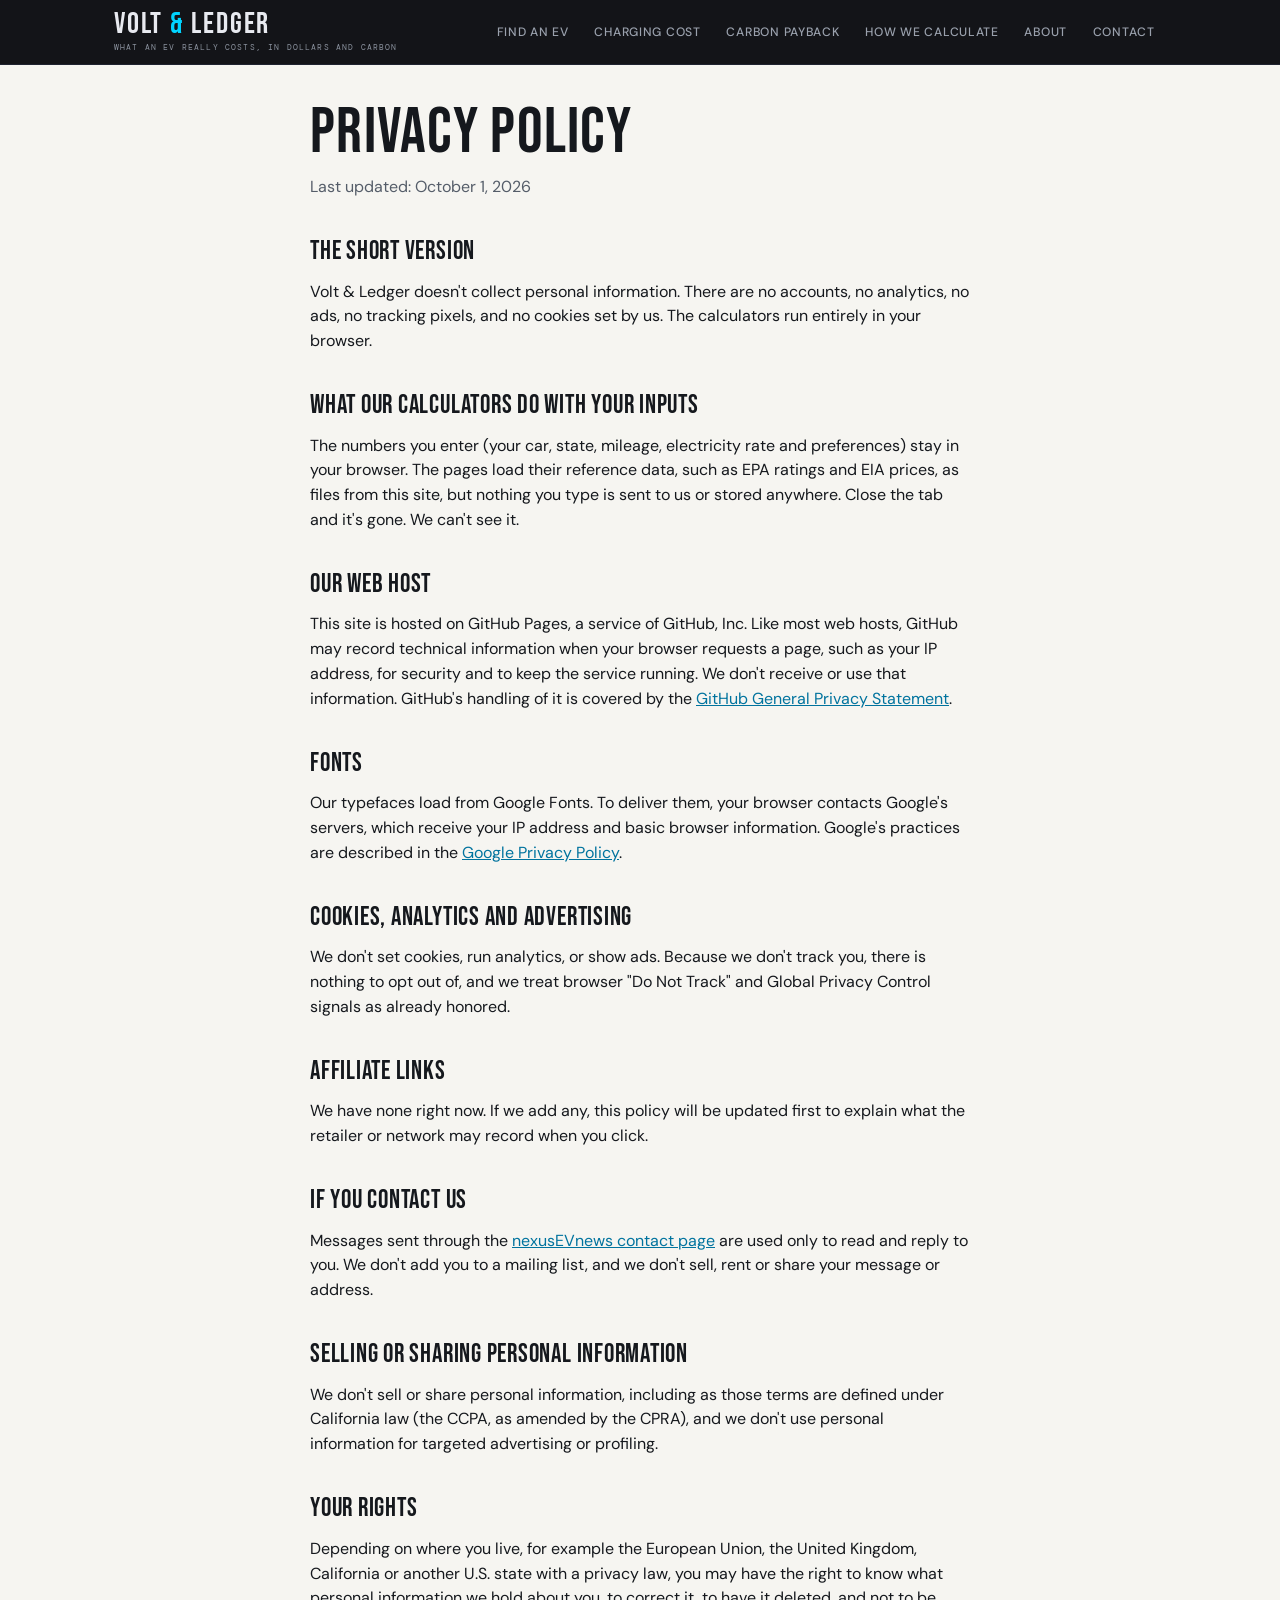
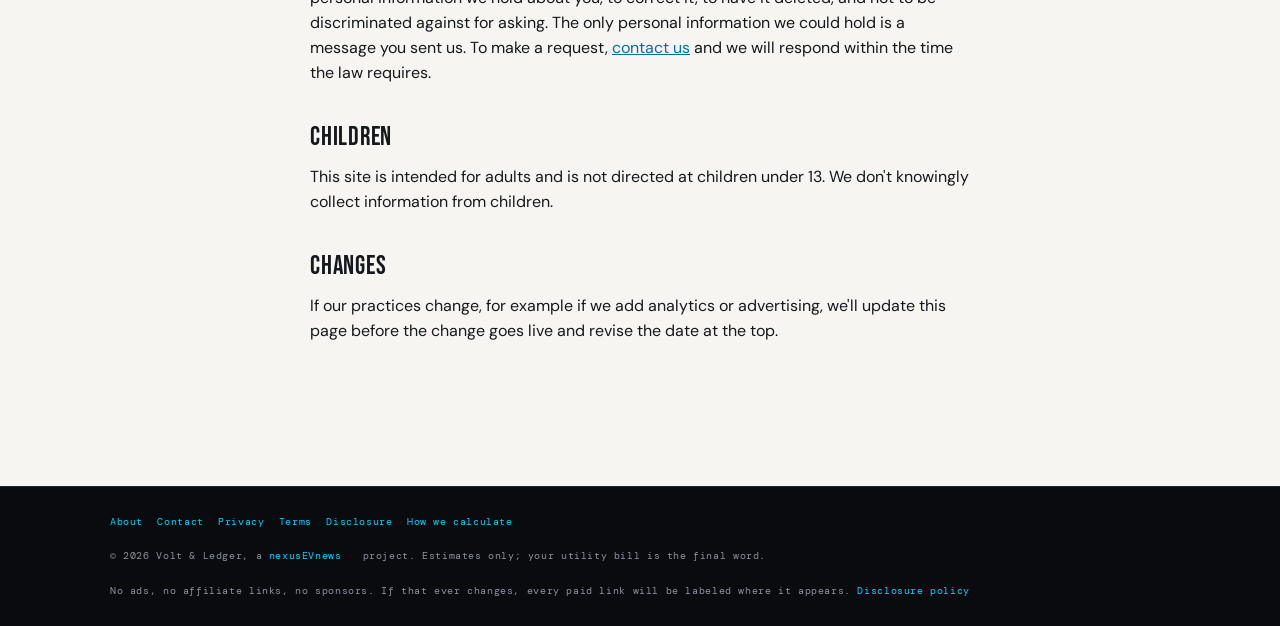
<file: privacy.html>
<!DOCTYPE html>
<html lang="en">
<head>
<meta charset="utf-8"/>
<meta name="viewport" content="width=device-width, initial-scale=1.0"/>
<title>Privacy policy | Volt & Ledger</title>
<meta name="description" content="Volt &amp; Ledger collects no personal information: no accounts, analytics, ads or cookies. Here is exactly what happens when you visit."/>
<meta property="og:title" content="Privacy policy | Volt & Ledger"/>
<meta property="og:description" content="Volt &amp; Ledger collects no personal information: no accounts, analytics, ads or cookies. Here is exactly what happens when you visit."/>
<link rel="icon" href="assets/favicon.svg" type="image/svg+xml"/>
<link rel="preconnect" href="https://fonts.googleapis.com"/>
<link href="https://fonts.googleapis.com/css2?family=Bebas+Neue&family=DM+Sans:wght@300;400;500;600&family=DM+Mono:wght@400;500&display=swap" rel="stylesheet"/>
<link rel="stylesheet" href="assets/site.css?v=2"/>
</head>
<body>
<a class="skip" href="#main">Skip to content</a>
<header class="site">
  <div class="site-inner">
    <div class="brand-wrap">
      <a class="brand" href="index.html">Volt <span>&amp;</span> Ledger</a>
      <span class="tag">What an EV really costs, in dollars and carbon</span>
    </div>
    <nav class="site-nav" aria-label="Main">
      <a href="index.html">Find an EV</a>
      <a href="charging.html">Charging cost</a>
      <a href="carbon.html">Carbon payback</a>
      <a href="how-we-calculate.html">How we calculate</a>
      <a href="about.html">About</a>
      <a href="contact.html">Contact</a>
    </nav>
  </div>
</header>
<main id="main" class="article">
<h1>Privacy policy</h1>

<p class="lede">Last updated: October 1, 2026</p>

<h2>The short version</h2>
<p>Volt &amp; Ledger doesn't collect personal information. There are no accounts, no analytics, no ads, no tracking pixels, and no cookies set by us. The calculators run entirely in your browser.</p>

<h2>What our calculators do with your inputs</h2>
<p>The numbers you enter (your car, state, mileage, electricity rate and preferences) stay in your browser. The pages load their reference data, such as EPA ratings and EIA prices, as files from this site, but nothing you type is sent to us or stored anywhere. Close the tab and it's gone. We can't see it.</p>

<h2>Our web host</h2>
<p>This site is hosted on GitHub Pages, a service of GitHub, Inc. Like most web hosts, GitHub may record technical information when your browser requests a page, such as your IP address, for security and to keep the service running. We don't receive or use that information. GitHub's handling of it is covered by the <a href="https://docs.github.com/en/site-policy/privacy-policies/github-general-privacy-statement" rel="noopener">GitHub General Privacy Statement</a>.</p>

<h2>Fonts</h2>
<p>Our typefaces load from Google Fonts. To deliver them, your browser contacts Google's servers, which receive your IP address and basic browser information. Google's practices are described in the <a href="https://policies.google.com/privacy" rel="noopener">Google Privacy Policy</a>.</p>

<h2>Cookies, analytics and advertising</h2>
<p>We don't set cookies, run analytics, or show ads. Because we don't track you, there is nothing to opt out of, and we treat browser "Do Not Track" and Global Privacy Control signals as already honored.</p>

<h2>Affiliate links</h2>
<p>We have none right now. If we add any, this policy will be updated first to explain what the retailer or network may record when you click.</p>

<h2>If you contact us</h2>
<p>Messages sent through the <a href="https://nexusevnews.com/contact.html" rel="noopener">nexusEVnews contact page</a> are used only to read and reply to you. We don't add you to a mailing list, and we don't sell, rent or share your message or address.</p>

<h2>Selling or sharing personal information</h2>
<p>We don't sell or share personal information, including as those terms are defined under California law (the CCPA, as amended by the CPRA), and we don't use personal information for targeted advertising or profiling.</p>

<h2>Your rights</h2>
<p>Depending on where you live, for example the European Union, the United Kingdom, California or another U.S. state with a privacy law, you may have the right to know what personal information we hold about you, to correct it, to have it deleted, and not to be discriminated against for asking. The only personal information we could hold is a message you sent us. To make a request, <a href="contact.html">contact us</a> and we will respond within the time the law requires.</p>

<h2>Children</h2>
<p>This site is intended for adults and is not directed at children under 13. We don't knowingly collect information from children.</p>

<h2>Changes</h2>
<p>If our practices change, for example if we add analytics or advertising, we'll update this page before the change goes live and revise the date at the top.</p>
</main>
<footer class="site">
  <div class="foot-inner">
    <div><a href="about.html">About</a><a href="contact.html">Contact</a><a href="privacy.html">Privacy</a><a href="terms.html">Terms</a><a href="affiliate-disclosure.html">Disclosure</a><a href="how-we-calculate.html">How we calculate</a></div>
    <div>&copy; 2026 Volt &amp; Ledger, a <a href="https://nexusevnews.com/" rel="noopener">nexusEVnews</a> project. Estimates only; your utility bill is the final word.</div>
    <div class="foot-note">No ads, no affiliate links, no sponsors. If that ever changes, every paid link will be labeled where it appears. <a href="affiliate-disclosure.html">Disclosure policy</a></div>
  </div>
</footer>

</body>
</html>
</file>
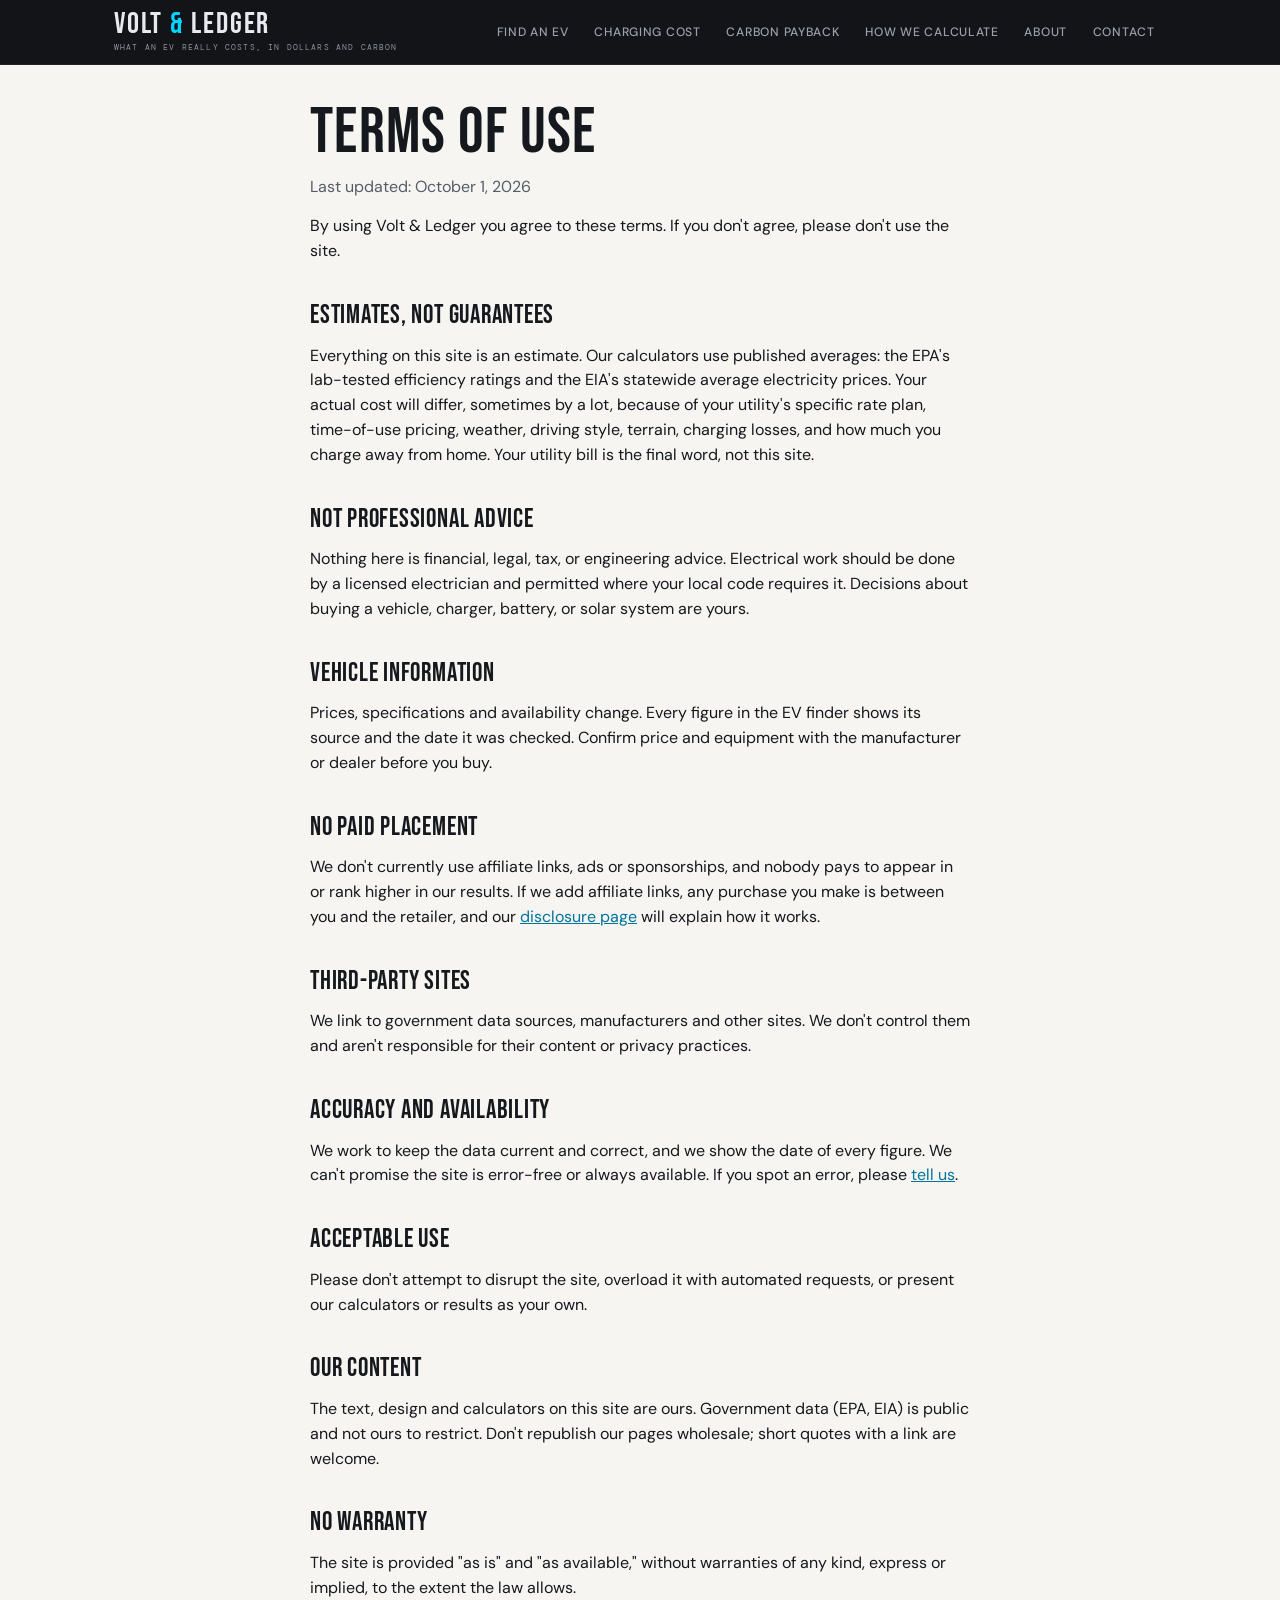
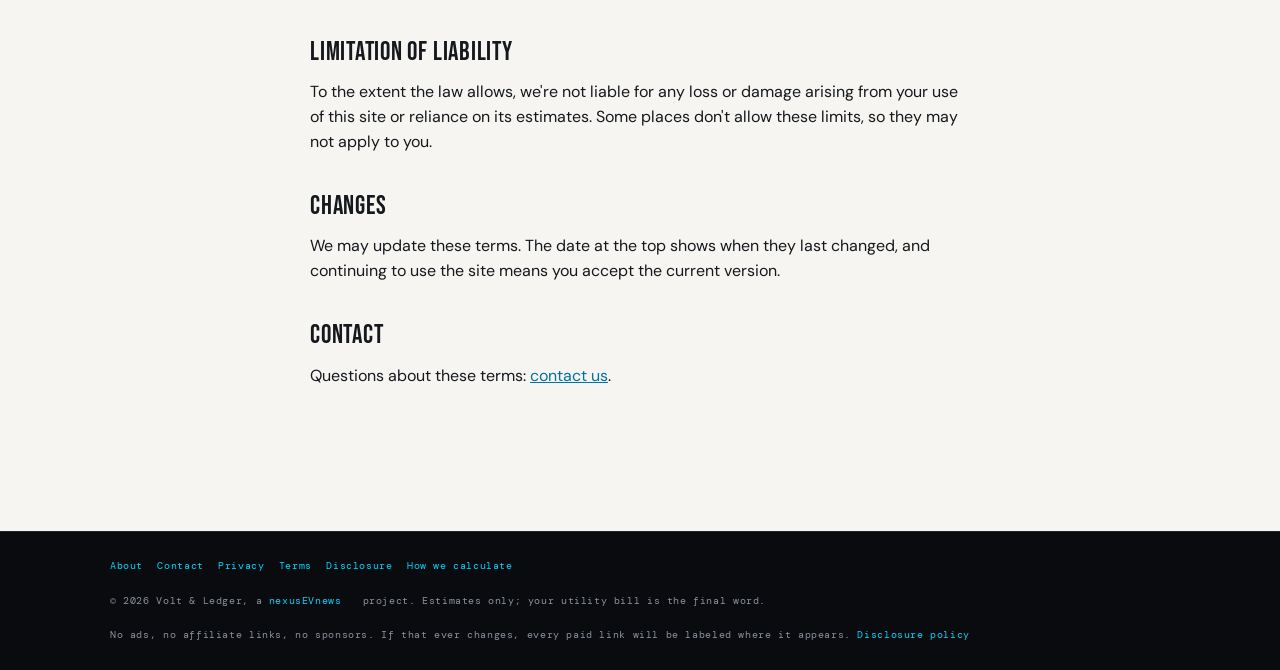
<file: terms.html>
<!DOCTYPE html>
<html lang="en">
<head>
<meta charset="utf-8"/>
<meta name="viewport" content="width=device-width, initial-scale=1.0"/>
<title>Terms of use | Volt & Ledger</title>
<meta name="description" content="The terms that apply to using Volt &amp; Ledger, including the limits of our estimates."/>
<meta property="og:title" content="Terms of use | Volt & Ledger"/>
<meta property="og:description" content="The terms that apply to using Volt &amp; Ledger, including the limits of our estimates."/>
<link rel="icon" href="assets/favicon.svg" type="image/svg+xml"/>
<link rel="preconnect" href="https://fonts.googleapis.com"/>
<link href="https://fonts.googleapis.com/css2?family=Bebas+Neue&family=DM+Sans:wght@300;400;500;600&family=DM+Mono:wght@400;500&display=swap" rel="stylesheet"/>
<link rel="stylesheet" href="assets/site.css?v=2"/>
</head>
<body>
<a class="skip" href="#main">Skip to content</a>
<header class="site">
  <div class="site-inner">
    <div class="brand-wrap">
      <a class="brand" href="index.html">Volt <span>&amp;</span> Ledger</a>
      <span class="tag">What an EV really costs, in dollars and carbon</span>
    </div>
    <nav class="site-nav" aria-label="Main">
      <a href="index.html">Find an EV</a>
      <a href="charging.html">Charging cost</a>
      <a href="carbon.html">Carbon payback</a>
      <a href="how-we-calculate.html">How we calculate</a>
      <a href="about.html">About</a>
      <a href="contact.html">Contact</a>
    </nav>
  </div>
</header>
<main id="main" class="article">
<h1>Terms of use</h1>

<p class="lede">Last updated: October 1, 2026</p>

<p>By using Volt &amp; Ledger you agree to these terms. If you don't agree, please don't use the site.</p>

<h2>Estimates, not guarantees</h2>
<p>Everything on this site is an estimate. Our calculators use published averages: the EPA's lab-tested efficiency ratings and the EIA's statewide average electricity prices. Your actual cost will differ, sometimes by a lot, because of your utility's specific rate plan, time-of-use pricing, weather, driving style, terrain, charging losses, and how much you charge away from home. Your utility bill is the final word, not this site.</p>

<h2>Not professional advice</h2>
<p>Nothing here is financial, legal, tax, or engineering advice. Electrical work should be done by a licensed electrician and permitted where your local code requires it. Decisions about buying a vehicle, charger, battery, or solar system are yours.</p>

<h2>Vehicle information</h2>
<p>Prices, specifications and availability change. Every figure in the EV finder shows its source and the date it was checked. Confirm price and equipment with the manufacturer or dealer before you buy.</p>

<h2>No paid placement</h2>
<p>We don't currently use affiliate links, ads or sponsorships, and nobody pays to appear in or rank higher in our results. If we add affiliate links, any purchase you make is between you and the retailer, and our <a href="affiliate-disclosure.html">disclosure page</a> will explain how it works.</p>

<h2>Third-party sites</h2>
<p>We link to government data sources, manufacturers and other sites. We don't control them and aren't responsible for their content or privacy practices.</p>

<h2>Accuracy and availability</h2>
<p>We work to keep the data current and correct, and we show the date of every figure. We can't promise the site is error-free or always available. If you spot an error, please <a href="contact.html">tell us</a>.</p>

<h2>Acceptable use</h2>
<p>Please don't attempt to disrupt the site, overload it with automated requests, or present our calculators or results as your own.</p>

<h2>Our content</h2>
<p>The text, design and calculators on this site are ours. Government data (EPA, EIA) is public and not ours to restrict. Don't republish our pages wholesale; short quotes with a link are welcome.</p>

<h2>No warranty</h2>
<p>The site is provided "as is" and "as available," without warranties of any kind, express or implied, to the extent the law allows.</p>

<h2>Limitation of liability</h2>
<p>To the extent the law allows, we're not liable for any loss or damage arising from your use of this site or reliance on its estimates. Some places don't allow these limits, so they may not apply to you.</p>

<h2>Changes</h2>
<p>We may update these terms. The date at the top shows when they last changed, and continuing to use the site means you accept the current version.</p>

<h2>Contact</h2>
<p>Questions about these terms: <a href="contact.html">contact us</a>.</p>
</main>
<footer class="site">
  <div class="foot-inner">
    <div><a href="about.html">About</a><a href="contact.html">Contact</a><a href="privacy.html">Privacy</a><a href="terms.html">Terms</a><a href="affiliate-disclosure.html">Disclosure</a><a href="how-we-calculate.html">How we calculate</a></div>
    <div>&copy; 2026 Volt &amp; Ledger, a <a href="https://nexusevnews.com/" rel="noopener">nexusEVnews</a> project. Estimates only; your utility bill is the final word.</div>
    <div class="foot-note">No ads, no affiliate links, no sponsors. If that ever changes, every paid link will be labeled where it appears. <a href="affiliate-disclosure.html">Disclosure policy</a></div>
  </div>
</footer>

</body>
</html>
</file>
<file: assets/site.css>
*, *::before, *::after { box-sizing: border-box; margin: 0; padding: 0; }
:root {
  --paper: #F6F5F0; --card: #FFFFFF; --ink: #1B2420; --soft: #5C6660; --line: #DDDCD3;
  --green: #1E5C43; --green-dark: #143F2E; --spark: #FFD84D;
  --result-bg: #10241B; --result-ink: #E9F5EE; --result-soft: #A9C9B8;
  --warn-bg: #FFF4D6; --warn-line: #E8C766;
}
body { font-family: 'Archivo', sans-serif; background: var(--paper); color: var(--ink); line-height: 1.55; }
.num { font-variant-numeric: tabular-nums; }
main { max-width: 1040px; margin: 0 auto; padding: 2.2rem 1.25rem 4rem; }
h1 { font-weight: 900; font-stretch: 112%; letter-spacing: -0.025em; line-height: 1.05; font-size: clamp(1.9rem, 4.5vw, 3rem); max-width: 21ch; }
.sub { color: var(--soft); margin-top: 0.7rem; max-width: 60ch; }

.notice { display: none; margin-top: 1.5rem; background: var(--warn-bg); border: 1px solid var(--warn-line); border-radius: 8px; padding: 1rem 1.2rem; font-size: 0.92rem; }
.notice.show { display: block; }
.notice code { background: #fff; border: 1px solid var(--warn-line); border-radius: 4px; padding: 0.05rem 0.35rem; font-size: 0.85em; }

.calc-grid { display: grid; grid-template-columns: 1fr 1fr; gap: 1.25rem; margin-top: 2rem; }
@media (max-width: 800px) { .calc-grid { grid-template-columns: 1fr; } }
.panel { background: var(--card); border: 1px solid var(--line); border-radius: 10px; padding: 1.4rem; }
.panel h2, .result h2 { font-size: 0.95rem; font-weight: 800; margin-bottom: 1rem; }
.field { margin-bottom: 1rem; }
.field label { display: block; font-size: 0.8rem; font-weight: 600; margin-bottom: 0.3rem; }
.hint { font-weight: 400; color: var(--soft); }
.field select, .field input { width: 100%; font: inherit; padding: 0.55rem 0.7rem; border: 1px solid var(--line); border-radius: 6px; background: #FDFDFB; color: var(--ink); }
.field-row { display: grid; grid-template-columns: 1fr 1fr; gap: 0.8rem; }
@media (max-width: 480px) { .field-row { grid-template-columns: 1fr; } }
select:focus-visible, input:focus-visible, a:focus-visible { outline: 2px solid var(--green); outline-offset: 2px; }
.source-line { font-size: 0.72rem; color: var(--soft); margin-top: 0.25rem; }
fieldset.ev-pick { border: none; }
fieldset.ev-pick legend { font-size: 0.8rem; font-weight: 600; margin-bottom: 0.3rem; }
.ev-row { display: grid; grid-template-columns: 1fr 2fr; gap: 0.6rem; margin-bottom: 0.5rem; }
label.mini { font-size: 0.72rem; font-weight: 500; color: var(--soft); margin-bottom: 0.15rem; }
.vehicle-note { font-size: 0.75rem; color: #7A5A00; background: var(--warn-bg); border-radius: 4px; padding: 0.35rem 0.5rem; margin-top: 0.4rem; display: none; }

.result { background: var(--result-bg); color: var(--result-ink); border-radius: 10px; padding: 1.4rem; display: flex; flex-direction: column; }
.result h2 { color: var(--result-soft); margin-bottom: 0.4rem; }
.big { font-weight: 900; font-size: clamp(2.6rem, 7vw, 4rem); line-height: 1; letter-spacing: -0.03em; }
.big small { font-size: 0.32em; font-weight: 600; letter-spacing: 0; color: var(--result-soft); }
.per { margin-top: 0.4rem; color: var(--result-soft); font-size: 0.9rem; }
.compare { margin-top: auto; padding-top: 1.2rem; border-top: 1px solid #2B4638; }
.row { display: flex; justify-content: space-between; font-size: 0.92rem; padding: 0.28rem 0; }
.row b { font-weight: 700; }
.save { margin-top: 0.6rem; background: var(--spark); color: var(--ink); font-weight: 800; border-radius: 6px; padding: 0.55rem 0.8rem; }
.method { font-size: 0.74rem; color: var(--result-soft); margin-top: 0.9rem; }

section.sources { margin-top: 3rem; background: var(--card); border: 1px solid var(--line); border-radius: 10px; padding: 1.4rem; }
section.sources h2 { font-weight: 900; font-size: 1.2rem; letter-spacing: -0.02em; margin-bottom: 0.8rem; }
.src-list { list-style: none; font-size: 0.88rem; }
.src-list li { padding: 0.55rem 0; border-top: 1px solid var(--line); }
.src-list li:first-child { border-top: none; }
.src-list a { color: var(--green); }
.src-list .when { color: var(--soft); font-size: 0.8rem; }

/* ---- shared site chrome ---- */
header.site { background: var(--card); border-bottom: 1px solid var(--line); }
.site-inner { max-width: 1040px; margin: 0 auto; padding: 0.9rem 1.25rem; display: flex; align-items: baseline; gap: 1rem; }
.brand { font-weight: 900; font-size: 1.35rem; letter-spacing: -0.02em; color: var(--ink); text-decoration: none; }
.brand span { color: var(--green); }
.tag { font-size: 0.72rem; color: var(--soft); }
@media (max-width: 620px) { .tag { display: none; } }
a.skip { position: absolute; left: -9999px; }
a.skip:focus { left: 1rem; top: 0.5rem; background: var(--card); padding: 0.5rem 0.9rem; border-radius: 6px; z-index: 10; }
.site-inner { flex-wrap: wrap; justify-content: space-between; }
.brand-wrap { display: flex; align-items: baseline; gap: 0.6rem; }
nav.site-nav { display: flex; gap: 1.1rem; flex-wrap: wrap; }
nav.site-nav a { font-size: 0.85rem; font-weight: 600; color: var(--ink); text-decoration: none; padding: 0.2rem 0; border-bottom: 2px solid transparent; }
nav.site-nav a:hover { border-bottom-color: var(--green); }
nav.site-nav a[aria-current="page"] { border-bottom-color: var(--green); }

.disclosure-bar { max-width: 1040px; margin: 0 auto; padding: 0.7rem 1.25rem 0; }
.disclosure-bar p { font-size: 0.75rem; color: var(--soft); border: 1px solid var(--line); background: var(--card); border-radius: 6px; padding: 0.5rem 0.8rem; }
.disclosure-bar a { color: var(--green); }

/* ---- article pages ---- */
.article { max-width: 700px; }
.article h1 { margin-bottom: 0.6rem; }
.article h2 { font-weight: 800; font-size: 1.2rem; letter-spacing: -0.015em; margin: 2rem 0 0.5rem; }
.article p, .article li { font-size: 1rem; }
.article p { margin-bottom: 0.9rem; }
.article ul { margin: 0 0 1rem 1.1rem; }
.article li { margin-bottom: 0.4rem; }
.article a { color: var(--green); }
.lede { font-size: 1.1rem; color: var(--soft); }
.callout { background: var(--warn-bg); border: 1px solid var(--warn-line); border-radius: 8px; padding: 0.9rem 1.1rem; font-size: 0.92rem; margin: 1.2rem 0; }
.formula { background: var(--card); border: 1px solid var(--line); border-left: 4px solid var(--green); border-radius: 6px; padding: 0.9rem 1.1rem; font-weight: 600; }
.data-status { background: var(--card); border: 1px solid var(--line); border-radius: 6px; padding: 0.7rem 1rem; font-size: 0.9rem; margin-bottom: 1rem; }

/* ---- affiliate product block ---- */
.block { margin-top: 3.2rem; }
.block > h2 { font-weight: 900; letter-spacing: -0.02em; font-size: 1.45rem; margin-bottom: 0.3rem; }
.block > .why { font-size: 0.88rem; color: var(--soft); max-width: 62ch; margin-bottom: 1rem; }
.products { display: grid; grid-template-columns: repeat(3, 1fr); gap: 1rem; }
@media (max-width: 800px) { .products { grid-template-columns: 1fr; } }
.product { background: var(--card); border: 1px solid var(--line); border-radius: 10px; padding: 1.2rem; display: flex; flex-direction: column; position: relative; }
.product.pick { border: 2px solid var(--green); }
.pick-flag { position: absolute; top: -0.7rem; left: 1rem; background: var(--green); color: #fff; font-size: 0.68rem; font-weight: 700; padding: 0.2rem 0.6rem; border-radius: 999px; }
.product h3 { font-size: 1rem; font-weight: 800; }
.product .fit { color: var(--soft); font-size: 0.85rem; margin: 0.45rem 0 0.8rem; }
.spec-list { list-style: none; font-size: 0.82rem; margin-bottom: 1rem; }
.spec-list li { padding: 0.22rem 0; border-bottom: 1px dashed var(--line); display: flex; justify-content: space-between; gap: 0.6rem; }
.spec-list li:last-child { border-bottom: none; }
.spec-list .v { font-weight: 600; }
.buy-row { margin-top: auto; display: flex; align-items: center; justify-content: space-between; gap: 0.6rem; }
.price { font-weight: 900; font-size: 1.15rem; }
.price small { display: block; font-size: 0.62rem; font-weight: 500; color: var(--soft); }
.btn { font: inherit; font-weight: 700; font-size: 0.85rem; text-decoration: none; border-radius: 6px; padding: 0.55rem 1rem; display: inline-block; background: var(--green); color: #fff; }
.btn:hover { background: var(--green-dark); }
.aff-mark { font-size: 0.62rem; color: var(--soft); margin-top: 0.4rem; }
.todo { background: var(--warn-bg); border: 1px dashed var(--warn-line); border-radius: 8px; padding: 0.8rem 1rem; font-size: 0.85rem; margin-bottom: 1rem; }

/* ---- finder ---- */
.weights-intro { font-size: 0.82rem; color: var(--soft); margin-bottom: 0.8rem; }
.weight-row { margin-bottom: 0.7rem; }
.weight-row label { display: block; font-size: 0.82rem; font-weight: 600; margin-bottom: 0.15rem; }
.weight-row .hint { font-weight: 400; color: var(--soft); font-size: 0.76rem; }
.weight-ctl { display: flex; align-items: center; gap: 0.7rem; }
.weight-ctl input[type=range] { flex: 1; accent-color: var(--green); }
.weight-ctl output { font-variant-numeric: tabular-nums; font-weight: 700; font-size: 0.85rem; min-width: 3ch; text-align: right; }
.weights-total { font-size: 0.85rem; color: var(--soft); display: flex; justify-content: space-between; align-items: center; border-top: 1px solid var(--line); padding-top: 0.7rem; }
.btn-reset { font: inherit; font-size: 0.78rem; font-weight: 600; background: none; border: 1px solid var(--line); border-radius: 6px; padding: 0.3rem 0.7rem; cursor: pointer; color: var(--ink); }
.btn-reset:hover { border-color: var(--ink); }
.result-light { background: var(--card); color: var(--ink); border: 1px solid var(--line); }
.result-light h2 { color: var(--ink); }
.match { display: flex; gap: 0.9rem; padding: 1rem 0; border-bottom: 1px solid var(--line); }
.match:last-of-type { border-bottom: none; }
.match-rank { font-weight: 900; font-size: 1.6rem; color: var(--green); line-height: 1; min-width: 1.4rem; }
.match-body h3 { font-size: 1.05rem; font-weight: 800; }
.match-score { font-size: 0.8rem; font-weight: 700; color: var(--green); margin: 0.15rem 0 0.5rem; }
.match-specs { list-style: none; font-size: 0.84rem; }
.match-specs li { padding: 0.1rem 0; color: var(--soft); }
.match-why { font-size: 0.8rem; margin-top: 0.5rem; font-weight: 600; }
.match-src { font-size: 0.74rem; color: var(--soft); margin-top: 0.2rem; }
.match-src a, .src-list a { color: var(--green); }
.match-foot { margin-top: 0.8rem; }
.muted { color: var(--soft); font-size: 0.88rem; }

.unchecked { color: #8A6D1F; font-style: italic; }
.field label.check { display: flex; align-items: flex-start; justify-content: flex-start; gap: 0.5rem; font-size: 0.82rem; font-weight: 600; margin-bottom: 0.3rem; }
.field label.check input { width: auto; flex: 0 0 auto; margin-top: 0.15rem; accent-color: var(--green); }
.panel .callout { margin-top: 0; }

/* ---- footer ---- */
footer.site { border-top: 1px solid var(--line); margin-top: 4rem; background: var(--card); }
.foot-inner { max-width: 1040px; margin: 0 auto; padding: 1.6rem 1.25rem; font-size: 0.78rem; color: var(--soft); display: flex; justify-content: space-between; gap: 1rem; flex-wrap: wrap; }
.foot-inner a { color: var(--soft); text-decoration: none; margin-right: 0.9rem; }
.foot-inner a:hover { color: var(--ink); text-decoration: underline; }


/* ════════════════════════════════════════════════════════════════
   Light theme with nexusEVnews header (Oct 1, 2026)
   Light page for readability and trust; dark header and footer and
   cyan accent tie it to nexusEVnews. Overrides everything above.
   ════════════════════════════════════════════════════════════════ */
:root {
  color-scheme: light;
  --night: #0a0b0f;  --night2: #1a1d24;          /* nexusEVnews header */
  --accent: #00d4ff;                               /* nexusEVnews cyan: buttons and accents */
  --link: #00739e;                                 /* darker cyan, readable as text on white */
  --paper: #f6f5f1; --card: #ffffff; --ink: #15181d; --soft: #555d69; --line: #e2e1da;
  --green: var(--link); --green-dark: #005a7c; --spark: #f59e0b;
  --result-bg: #111318; --result-ink: #e8eaf0; --result-soft: #a7aebb;
  --warn-bg: #fff4d6; --warn-line: #e8c766;
}
body { font-family: 'DM Sans', sans-serif; background: var(--paper); color: var(--ink); }

/* type */
h1, .article h1 { font-family: 'Bebas Neue', sans-serif; font-weight: 400; font-stretch: normal; letter-spacing: 0.02em; line-height: 1.02; font-size: clamp(2.6rem, 6vw, 4rem); max-width: 20ch; }
.article h2, section.sources h2, .block > h2 { font-family: 'Bebas Neue', sans-serif; font-weight: 400; letter-spacing: 0.03em; font-size: 1.6rem; }
.big, .match-rank { font-family: 'Bebas Neue', sans-serif; font-weight: 400; letter-spacing: 0.01em; }
.big { font-size: clamp(3rem, 8vw, 4.8rem); }
.big small { font-family: 'DM Sans', sans-serif; }
.match-rank { font-size: 2.1rem; color: var(--link); }
.source-line, .method, .match-src, .src-list .when { font-family: 'DM Mono', monospace; font-size: 0.68rem; letter-spacing: 0.02em; }
.sub { font-size: 1.08rem; margin-top: 0.6rem; }
main { max-width: 1100px; }

/* the source line under each tool's headline */
.data-line { margin-top: 0.9rem; font-size: 0.86rem; color: var(--soft); max-width: 70ch; padding-left: 0.8rem; border-left: 3px solid var(--accent); }
.data-line strong { color: var(--ink); font-weight: 600; }
.data-line a { color: var(--link); }
.calc-grid { margin-top: 1.6rem; }

/* dark header, matching nexusEVnews */
header.site { position: sticky; top: 0; z-index: 100; background: rgba(10,11,15,0.96); backdrop-filter: blur(14px); -webkit-backdrop-filter: blur(14px); border-bottom: 1px solid #1f2330; }
.site-inner { max-width: 1100px; min-height: 62px; align-items: center; padding: 0.6rem 1.5rem; }
.brand-wrap { flex-direction: column; align-items: flex-start; gap: 0.15rem; }
.brand { font-family: 'Bebas Neue', sans-serif; font-weight: 400; font-size: 1.85rem; letter-spacing: 0.06em; line-height: 1; color: #e8eaf0; }
.brand span { color: var(--accent); }
.tag { font-family: 'DM Mono', monospace; font-size: 0.52rem; letter-spacing: 0.14em; text-transform: uppercase; color: #8b929e; }
nav.site-nav { gap: 0.2rem; align-items: center; }
nav.site-nav a { font-size: 0.76rem; font-weight: 500; letter-spacing: 0.06em; text-transform: uppercase; color: #9aa1ad; padding: 0.35rem 0.7rem; border-radius: 4px; border-bottom: none; transition: color 0.2s, background 0.2s; }
nav.site-nav a:hover { color: #fff; background: var(--night2); }
nav.site-nav a[aria-current="page"] { color: var(--accent); background: rgba(0,212,255,0.1); }
header.site a:focus-visible { outline-color: var(--accent); }

/* controls */
.field select, .field input { background: #fff; color: var(--ink); border-color: #d3d2ca; }
.btn, .pick-flag { background: var(--accent); color: #000; }
.btn:hover { background: #00b8de; }
.save { color: #000; }
.weight-ctl input[type=range], .field label.check input { accent-color: var(--link); }
.result a { color: var(--accent); }
.result { border: none; }
.compare { border-top-color: #2a2f3b; }
.vehicle-note { color: #7a5a00; }
.unchecked { color: #8a6d1f; }

/* dark footer bookends the page, like the header */
footer.site { background: var(--night); border-top: 1px solid #1f2330; margin-top: 4rem; }
.foot-inner { max-width: 1100px; font-family: 'DM Mono', monospace; font-size: 0.64rem; letter-spacing: 0.06em; line-height: 1.8; color: #8b929e; }
.foot-inner a { color: var(--accent); }
.foot-inner a:hover { color: var(--accent); }
.foot-note { flex-basis: 100%; }

@media (max-width: 700px) { nav.site-nav a { padding: 0.3rem 0.45rem; font-size: 0.7rem; } }
@media (prefers-reduced-motion: reduce) { nav.site-nav a { transition: none; } }
.result-light a, .result-light .match-src a { color: var(--link); }
</file>
